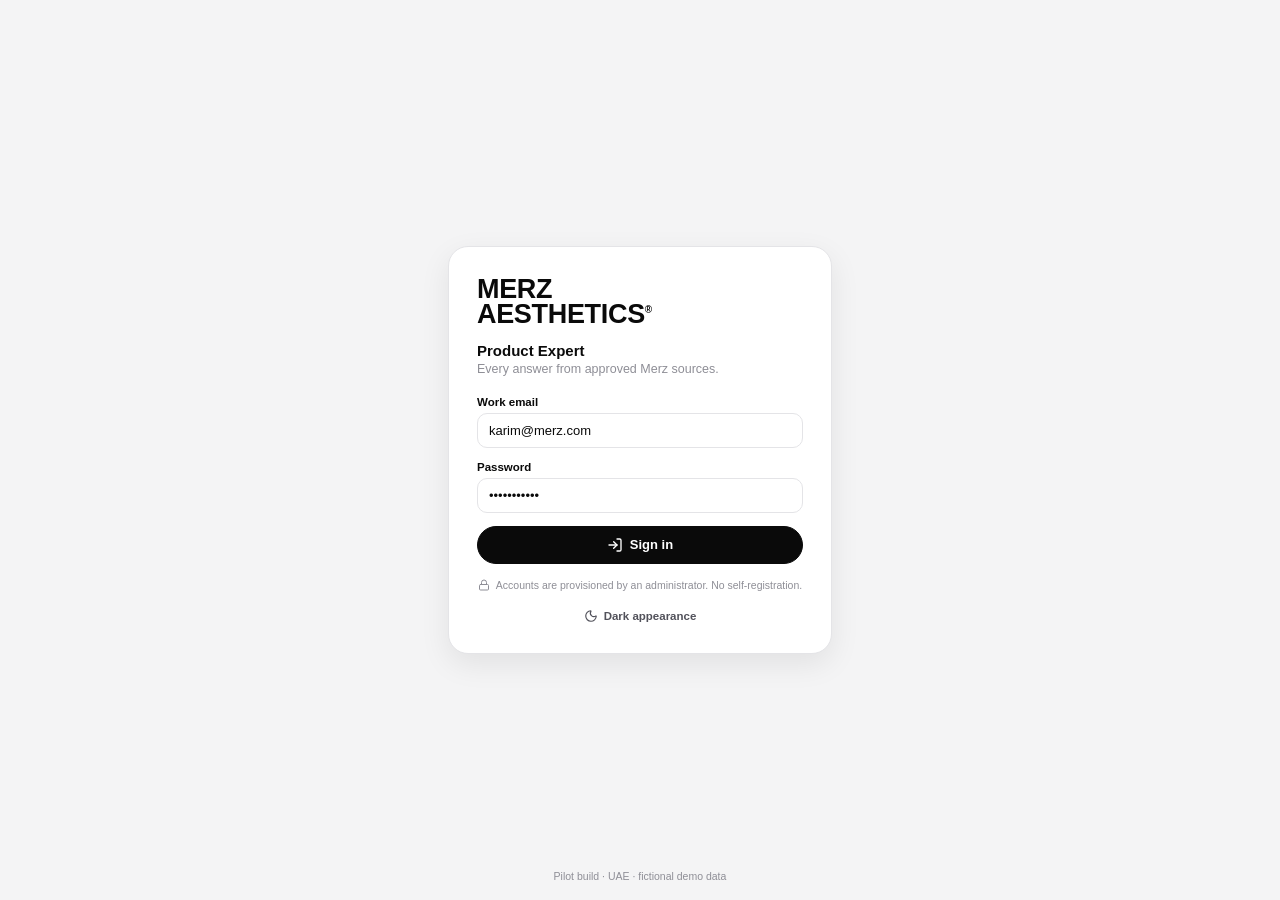
<file: index.html>
<!DOCTYPE html>
<html lang="en">
<head>
<meta charset="UTF-8">
<meta name="viewport" content="width=device-width, initial-scale=1.0, viewport-fit=cover">
<title>Merz Product Expert</title>
<meta name="theme-color" content="#0A0A0A">
<link rel="icon" href="data:image/svg+xml,%3Csvg%20xmlns='http://www.w3.org/2000/svg'%20viewBox='0%200%2064%2064'%3E%3Crect%20width='64'%20height='64'%20rx='14'%20fill='%230A0A0A'/%3E%3Ctext%20x='32'%20y='46'%20font-family='Arial,Helvetica,sans-serif'%20font-size='42'%20font-weight='700'%20fill='%23FFFFFF'%20text-anchor='middle'%3EM%3C/text%3E%3C/svg%3E">
<link rel="stylesheet" href="css/styles.css">
<script>
  // set theme before first paint to avoid a flash
  (function () {
    try {
      var t = localStorage.getItem('merz_theme') || 'light';
      document.documentElement.setAttribute('data-theme', t);
    } catch (e) { document.documentElement.setAttribute('data-theme', 'light'); }
  })();
</script>
</head>
<body>
<div id="app"></div>
<script src="js/icons.js"></script>
<script src="js/data.js"></script>
<script src="js/rag.js"></script>
<script src="js/services.js"></script>
<script src="js/components.js"></script>
<script src="js/app.js"></script>
</body>
</html>
</file>
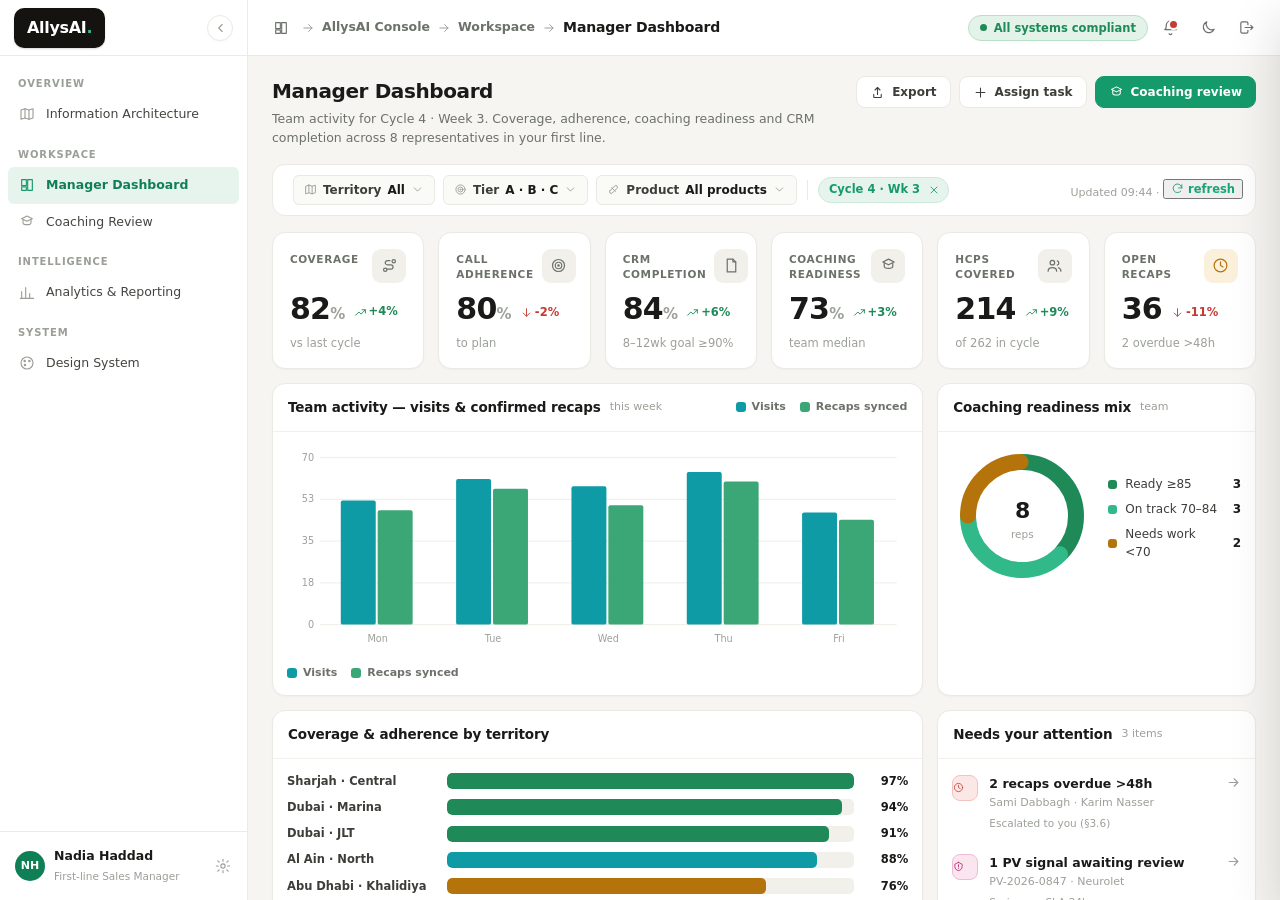
<file: console/index.html>
<!DOCTYPE html>
<html lang="en" data-theme="light">
<head>
<meta charset="UTF-8">
<meta name="viewport" content="width=device-width, initial-scale=1.0">
<title>Allys Console — Desktop Console for Field-Sales Oversight</title>
<meta name="description" content="Desktop console for the AllysAI Sales Companion: manager oversight, analytics, coaching review, medical affairs, pharmacovigilance, compliance and configuration.">
<link rel="icon" href="data:image/svg+xml,%3Csvg%20xmlns='http://www.w3.org/2000/svg'%20viewBox='0%200%2064%2064'%3E%3Crect%20width='64'%20height='64'%20rx='14'%20fill='%230B6E75'/%3E%3Cpath%20d='M20%2044L32%2018l12%2026'%20stroke='white'%20stroke-width='5'%20fill='none'%20stroke-linecap='round'%20stroke-linejoin='round'/%3E%3C/svg%3E">
<style>
/* ============================================================
   ALLYS CONSOLE — DESIGN SYSTEM
   Subject: pharmaceutical field-sales oversight (regulated back-office)
   Palette: cool blue-biased slate neutrals + petrol-teal brand accent.
   Semantic status colours are reserved and separate from the accent.
   ============================================================ */
:root{
  /* --- brand / accent (AllysAI emerald green) --- */
  --brand:#159A6B; --brand-600:#0F7F56; --brand-500:#1AA575; --brand-400:#31B98A;
  --brand-tint:#E7F4ED; --brand-tint-2:#CDE9DA;
  /* --- neutrals: warm off-white grays (matches product canvas) --- */
  --ink:#1A1B18; --ink-2:#3B3E39; --muted:#6C716A; --faint:#9BA098;
  --line:#EBE9E3; --line-2:#F2F0EB; --line-strong:#DBD8D0;
  --bg:#F6F5F1; --panel:#FFFFFF; --panel-2:#FAFAF7; --panel-3:#F1F0EA;
  --rail:#FFFFFF; --rail-2:#F2F1EC; --rail-line:#ECEAE4; --rail-ink:#42453F; --rail-muted:#9A9F97;
  /* --- status (reserved; never used as chart-series identity) --- */
  --good:#1F8A57; --good-bg:#E4F3EA; --good-line:#B7E0C6;
  --warn:#B4740B; --warn-bg:#FBF0DC; --warn-line:#EFD7A6;
  --crit:#C43B33; --crit-bg:#FBE7E5; --crit-line:#F1C3BE;
  --info:#2C64C9; --info-bg:#E6EEFB; --info-line:#BFD3F4;
  --viol:#6C4FD1; --viol-bg:#EDE8FB; --viol-line:#D3C7F2;   /* competitive */
  --pv:#B01E63;  --pv-bg:#FBE6F0;  --pv-line:#F0BAD5;        /* pharmacovigilance */
  /* --- data-viz categorical (fixed order; validated, always with legend+labels) --- */
  --c1:#0E9BA6; --c2:#6C5CE7; --c3:#E0932F; --c4:#3BA776; --c5:#3B7DD8; --c6:#D65CA8;
  --grid:#EAEEF1; --axis:#B7C1C9;
  /* --- geometry --- */
  --r-xs:4px; --r-sm:6px; --r-md:9px; --r-lg:13px; --r-pill:999px;
  --sh-1:0 1px 2px rgba(26,27,24,.03);
  --sh-2:0 6px 18px rgba(26,27,24,.08),0 2px 5px rgba(26,27,24,.05);
  --sh-3:0 20px 48px rgba(26,27,24,.16);
  --rail-w:248px; --top-h:56px;
  --mono:ui-monospace,"SF Mono","Cascadia Mono","JetBrains Mono",Menlo,Consolas,monospace;
  --sans:system-ui,-apple-system,"Segoe UI",Roboto,"Helvetica Neue",Arial,sans-serif;
}
@media (prefers-color-scheme:dark){ :root{
  --brand:#20B07C; --brand-600:#189067; --brand-500:#2ABB88; --brand-400:#3ECF9A;
  --ink:#ECEBE4; --ink-2:#C6C7BE; --muted:#979A90; --faint:#6E7268;
  --line:#2B2E27; --line-2:#22251F; --line-strong:#3B3F35;
  --bg:#111310; --panel:#1A1D17; --panel-2:#151812; --panel-3:#222620;
  --rail:#171911; --rail-2:#1F2219; --rail-line:#2A2E23; --rail-ink:#C6C8BE; --rail-muted:#838779;
  --good-bg:#123324; --good-line:#1E5138; --warn-bg:#3A2B0E; --warn-line:#6B4E12;
  --crit-bg:#3A1613; --crit-line:#6E2620; --info-bg:#122544; --info-line:#274a86;
  --viol-bg:#221A46; --viol-line:#3d2f77; --pv-bg:#37102a; --pv-line:#6a1f4b;
  --brand-tint:#122A20; --brand-tint-2:#193A2B;
  --grid:#242820; --axis:#3C4034;
  --sh-1:0 1px 2px rgba(0,0,0,.4); --sh-2:0 6px 18px rgba(0,0,0,.5); --sh-3:0 20px 48px rgba(0,0,0,.6);
}}
:root[data-theme="dark"]{
  --brand:#20B07C; --brand-600:#189067; --brand-500:#2ABB88; --brand-400:#3ECF9A;
  --ink:#ECEBE4; --ink-2:#C6C7BE; --muted:#979A90; --faint:#6E7268;
  --line:#2B2E27; --line-2:#22251F; --line-strong:#3B3F35;
  --bg:#111310; --panel:#1A1D17; --panel-2:#151812; --panel-3:#222620;
  --rail:#171911; --rail-2:#1F2219; --rail-line:#2A2E23; --rail-ink:#C6C8BE; --rail-muted:#838779;
  --good-bg:#123324; --good-line:#1E5138; --warn-bg:#3A2B0E; --warn-line:#6B4E12;
  --crit-bg:#3A1613; --crit-line:#6E2620; --info-bg:#122544; --info-line:#274a86;
  --viol-bg:#221A46; --viol-line:#3d2f77; --pv-bg:#37102a; --pv-line:#6a1f4b;
  --brand-tint:#122A20; --brand-tint-2:#193A2B;
  --grid:#242820; --axis:#3C4034;
  --sh-1:0 1px 2px rgba(0,0,0,.4); --sh-2:0 6px 18px rgba(0,0,0,.5); --sh-3:0 20px 48px rgba(0,0,0,.6);
}
:root[data-theme="light"]{
  --brand:#159A6B; --brand-600:#0F7F56; --brand-500:#1AA575; --brand-400:#31B98A;
  --ink:#1A1B18; --ink-2:#3B3E39; --muted:#6C716A; --faint:#9BA098;
  --line:#EBE9E3; --line-2:#F2F0EB; --line-strong:#DBD8D0;
  --bg:#F6F5F1; --panel:#FFFFFF; --panel-2:#FAFAF7; --panel-3:#F1F0EA;
  --rail:#FFFFFF; --rail-2:#F2F1EC; --rail-line:#ECEAE4; --rail-ink:#42453F; --rail-muted:#9A9F97;
  --brand-tint:#E7F4ED; --brand-tint-2:#CDE9DA;
  --good-bg:#E4F3EA; --good-line:#B7E0C6; --warn-bg:#FBF0DC; --warn-line:#EFD7A6;
  --crit-bg:#FBE7E5; --crit-line:#F1C3BE; --info-bg:#E6EEFB; --info-line:#BFD3F4;
  --viol-bg:#EDE8FB; --viol-line:#D3C7F2; --pv-bg:#FBE6F0; --pv-line:#F0BAD5;
  --grid:#EFEDE7; --axis:#C7C3B8;
  --sh-1:0 1px 2px rgba(26,27,24,.03);
  --sh-2:0 6px 18px rgba(26,27,24,.08),0 2px 5px rgba(26,27,24,.05);
  --sh-3:0 20px 48px rgba(26,27,24,.16);
}
*{box-sizing:border-box}
html,body{margin:0;padding:0}
body{background:var(--bg);color:var(--ink);font-family:var(--sans);font-size:13px;line-height:1.5;
  -webkit-font-smoothing:antialiased;text-rendering:optimizeLegibility}
button{font-family:inherit;cursor:pointer}
a{color:inherit}
::selection{background:var(--brand-tint-2);color:var(--ink)}
:focus-visible{outline:2px solid var(--brand-400);outline-offset:2px;border-radius:3px}
@media (prefers-reduced-motion:reduce){*{animation-duration:.001ms!important;transition-duration:.001ms!important}}
.num{font-variant-numeric:tabular-nums;font-feature-settings:"tnum" 1}
.mono{font-family:var(--mono)}

/* ---------------- APP SHELL ---------------- */
.app{display:grid;grid-template-columns:var(--rail-w) 1fr;grid-template-rows:100vh;height:100vh;overflow:hidden}
.app.rail-collapsed{--rail-w:64px}

/* left rail */
.rail{background:var(--rail);border-right:1px solid var(--rail-line);display:flex;flex-direction:column;
  height:100vh;overflow:hidden;color:var(--rail-ink)}
.rail-brand{display:flex;align-items:center;justify-content:space-between;gap:8px;height:var(--top-h);padding:0 14px;flex:0 0 auto;
  border-bottom:1px solid var(--rail-line)}
.rail-collapse{width:26px;height:26px;border-radius:50%;border:1px solid var(--rail-line);background:var(--panel);color:var(--rail-muted);
  display:grid;place-items:center;flex:0 0 auto;box-shadow:var(--sh-1)}
.rail-collapse:hover{color:var(--ink);border-color:var(--line-strong)}.rail-collapse svg{width:14px;height:14px;transition:transform .2s}
.app.rail-collapsed .rail-collapse svg{transform:rotate(180deg)}
.app.rail-collapsed .brand-badge{display:none}
.app.rail-collapsed .rail-brand{justify-content:center;padding:0}
.brand-badge{display:inline-flex;align-items:baseline;background:#141310;color:#fff;font-weight:800;font-size:16px;
  letter-spacing:-.02em;padding:8px 13px;border-radius:10px;white-space:nowrap;box-shadow:0 1px 2px rgba(0,0,0,.15)}
.brand-badge .dot{color:var(--brand-400);font-weight:800}
:root[data-theme="dark"] .brand-badge{box-shadow:inset 0 0 0 1px var(--rail-line)}
.app.rail-collapsed .rail-name,.app.rail-collapsed .rail-tenant,.app.rail-collapsed .nav-label,
.app.rail-collapsed .nav-group-t,.app.rail-collapsed .nav-badge,.app.rail-collapsed .rail-foot-txt{display:none}
.app.rail-collapsed .nav-item{justify-content:center;padding:9px 0}
.rail-tenant{margin:12px 12px 6px;padding:9px 10px;border:1px solid var(--rail-line);border-radius:var(--r-md);
  background:var(--rail-2);cursor:pointer;display:flex;align-items:center;gap:9px}
.rail-tenant:hover{border-color:var(--brand-500)}
.tenant-dot{width:8px;height:8px;border-radius:50%;background:var(--brand-400);flex:0 0 auto;box-shadow:0 0 0 3px rgba(18,144,154,.2)}
.tenant-meta{min-width:0}
.tenant-name{font-size:12px;font-weight:600;color:#fff;white-space:nowrap;overflow:hidden;text-overflow:ellipsis}
.tenant-sub{font-size:10.5px;color:var(--rail-muted);white-space:nowrap}
.nav{flex:1 1 auto;overflow-y:auto;padding:6px 8px 14px}
.nav::-webkit-scrollbar{width:8px}.nav::-webkit-scrollbar-thumb{background:var(--rail-line);border-radius:8px}
.nav-group-t{font-size:10px;font-weight:700;letter-spacing:.09em;text-transform:uppercase;color:var(--rail-muted);
  padding:14px 10px 5px}
.nav-item{display:flex;align-items:center;gap:11px;padding:8px 10px;border-radius:var(--r-sm);color:var(--rail-ink);
  font-size:12.5px;font-weight:500;cursor:pointer;position:relative;border:1px solid transparent;white-space:nowrap}
.nav-item svg{width:16px;height:16px;flex:0 0 auto;stroke:currentColor;color:var(--rail-muted);opacity:1}
.nav-item:hover{background:var(--rail-2);color:var(--ink)}
.nav-item:hover svg{color:var(--ink-2)}
.nav-item.active{background:var(--brand-tint);color:var(--brand-600);font-weight:650;border-color:transparent}
.nav-item.active svg{color:var(--brand)}
.nav-label{flex:1 1 auto}
.nav-badge{font-size:10px;font-weight:700;min-width:17px;height:17px;padding:0 5px;border-radius:9px;display:grid;
  place-items:center;background:var(--crit);color:#fff}
.nav-badge.amber{background:var(--warn)} .nav-badge.neutral{background:var(--rail-line);color:var(--rail-ink)}
.rail-foot{flex:0 0 auto;border-top:1px solid var(--rail-line);padding:9px;display:flex;align-items:center;gap:4px}
.rail-user{display:flex;align-items:center;gap:9px;padding:6px;border-radius:var(--r-sm);cursor:pointer;flex:1;min-width:0}
.rail-user:hover{background:var(--rail-2)}
.avatar{width:30px;height:30px;border-radius:50%;background:var(--brand);color:#fff;display:grid;place-items:center;
  font-size:11px;font-weight:700;flex:0 0 auto}
.rail-foot-txt{min-width:0}.rail-foot-txt b{display:block;font-size:12.5px;color:var(--ink);white-space:nowrap;overflow:hidden;text-overflow:ellipsis;font-weight:650}
.rail-foot-txt span{font-size:10.5px;color:var(--rail-muted)}
.rail-gear{width:30px;height:30px;border-radius:var(--r-sm);border:1px solid transparent;background:transparent;color:var(--rail-muted);
  display:grid;place-items:center;flex:0 0 auto}
.rail-gear:hover{background:var(--rail-2);color:var(--ink)}.rail-gear svg{width:16px;height:16px}
.app.rail-collapsed .rail-gear{display:none}

/* main column */
.main{display:flex;flex-direction:column;height:100vh;overflow:hidden;min-width:0}
.topbar{height:var(--top-h);flex:0 0 auto;background:var(--panel);border-bottom:1px solid var(--line);
  display:flex;align-items:center;gap:14px;padding:0 18px}
.icon-btn{width:32px;height:32px;border-radius:var(--r-sm);border:1px solid transparent;background:transparent;color:var(--muted);
  display:grid;place-items:center}
.icon-btn:hover{background:var(--panel-3);color:var(--ink);border-color:var(--line)}
.icon-btn svg{width:17px;height:17px}
.crumbs{display:flex;align-items:center;gap:7px;min-width:0;flex:1 1 auto}
.crumbs .crumb-home{width:28px;height:28px;border-radius:var(--r-sm);border:1px solid transparent;background:transparent;color:var(--muted);display:grid;place-items:center}
.crumbs .crumb-home:hover{background:var(--panel-3);color:var(--ink)}.crumbs .crumb-home svg{width:16px;height:16px}
.crumbs .crumb-sep{color:var(--faint);display:inline-flex}.crumbs .crumb-sep svg{width:14px;height:14px}
.crumbs .crumb-grp{color:var(--muted);font-size:12.5px;font-weight:550;white-space:nowrap}
.crumbs .crumb-grp:hover{color:var(--ink-2)}
.crumbs .crumb-cur{font-size:14px;font-weight:650;letter-spacing:-.01em;color:var(--ink);white-space:nowrap}
.rail-ham{display:none}
@media(max-width:840px){.rail-ham{display:grid}.crumbs .crumb-grp{display:none}}
.search{flex:1 1 auto;max-width:440px;position:relative}
.search input{width:100%;height:34px;border:1px solid var(--line);border-radius:var(--r-md);background:var(--panel-2);
  padding:0 12px 0 34px;font-size:12.5px;color:var(--ink)}
.search input:focus{outline:none;border-color:var(--brand-400);background:var(--panel);box-shadow:0 0 0 3px var(--brand-tint)}
.search svg{position:absolute;left:10px;top:9px;width:16px;height:16px;color:var(--faint)}
.search kbd{position:absolute;right:8px;top:8px;font-size:10px;font-family:var(--mono);color:var(--faint);
  border:1px solid var(--line);border-radius:4px;padding:1px 5px;background:var(--panel)}
.top-right{margin-left:auto;display:flex;align-items:center;gap:6px}
.compliance{display:flex;align-items:center;gap:7px;padding:5px 11px;border-radius:var(--r-pill);border:1px solid var(--good-line);
  background:var(--good-bg);color:var(--good);font-size:11.5px;font-weight:600;cursor:pointer;white-space:nowrap}
.compliance .beat{width:7px;height:7px;border-radius:50%;background:var(--good);box-shadow:0 0 0 0 rgba(31,138,87,.5);
  animation:beat 2.4s infinite}
@keyframes beat{0%{box-shadow:0 0 0 0 rgba(31,138,87,.45)}70%{box-shadow:0 0 0 6px rgba(31,138,87,0)}100%{box-shadow:0 0 0 0 rgba(31,138,87,0)}}
.cycle-pick{display:flex;align-items:center;gap:7px;height:32px;padding:0 11px;border:1px solid var(--line);border-radius:var(--r-md);
  background:var(--panel-2);font-size:12px;font-weight:550;color:var(--ink-2)}
.cycle-pick:hover{border-color:var(--line-strong)}.cycle-pick svg{width:14px;height:14px;color:var(--faint)}
.bell{position:relative}.bell::after{content:"";position:absolute;top:6px;right:6px;width:7px;height:7px;border-radius:50%;
  background:var(--crit);border:2px solid var(--panel)}

/* content scroll area */
.content{flex:1 1 auto;overflow-y:auto;overflow-x:hidden;scroll-behavior:smooth}
.content::-webkit-scrollbar{width:11px}.content::-webkit-scrollbar-thumb{background:var(--line-strong);border-radius:8px;border:3px solid var(--bg)}
.page{padding:20px 24px 60px;max-width:1560px;margin:0 auto}

/* page header */
.phead{display:flex;align-items:flex-start;gap:16px;margin-bottom:16px;flex-wrap:wrap}
.phead-t h1{margin:0;font-size:20px;font-weight:700;letter-spacing:-.02em}
.phead-t p{margin:4px 0 0;color:var(--muted);font-size:12.5px;max-width:70ch}
.phead-act{margin-left:auto;display:flex;align-items:center;gap:8px;flex-wrap:wrap}

/* buttons */
.btn{display:inline-flex;align-items:center;gap:7px;height:32px;padding:0 13px;border-radius:var(--r-md);font-size:12px;
  font-weight:600;border:1px solid var(--line);background:var(--panel);color:var(--ink-2);white-space:nowrap}
.btn:hover{border-color:var(--line-strong);background:var(--panel-2)}
.btn svg{width:15px;height:15px}
.btn.primary{background:var(--brand);border-color:var(--brand);color:#fff}
.btn.primary:hover{background:var(--brand-600)}
.btn.ghost{border-color:transparent;background:transparent}.btn.ghost:hover{background:var(--panel-3)}
.btn.sm{height:27px;padding:0 10px;font-size:11.5px}
.btn.danger{color:var(--crit);border-color:var(--crit-line)}.btn.danger:hover{background:var(--crit-bg)}

/* filter bar */
.filters{display:flex;align-items:center;gap:8px;flex-wrap:wrap;margin-bottom:16px;padding:10px 12px;border:1px solid var(--line);
  border-radius:var(--r-lg);background:var(--panel)}
.fl-field{display:flex;align-items:center;gap:6px;height:30px;padding:0 10px;border:1px solid var(--line);border-radius:var(--r-sm);
  background:var(--panel-2);font-size:12px;color:var(--ink-2);font-weight:550}
.fl-field:hover{border-color:var(--line-strong)}.fl-field svg{width:13px;height:13px;color:var(--faint)}
.fl-field b{color:var(--ink);font-weight:650}
.fl-sep{width:1px;height:20px;background:var(--line);margin:0 2px}
.chip{display:inline-flex;align-items:center;gap:6px;height:26px;padding:0 6px 0 10px;border-radius:var(--r-pill);
  background:var(--brand-tint);border:1px solid var(--brand-tint-2);color:var(--brand);font-size:11.5px;font-weight:600}
.chip button{border:none;background:transparent;color:var(--brand);display:grid;place-items:center;padding:2px;border-radius:50%}
.chip button:hover{background:var(--brand-tint-2)}.chip svg{width:12px;height:12px}

/* ---------------- GRID + PANELS ---------------- */
.grid{display:grid;gap:14px}
.g-2{grid-template-columns:repeat(2,1fr)} .g-3{grid-template-columns:repeat(3,1fr)}
.g-4{grid-template-columns:repeat(4,1fr)} .g-6{grid-template-columns:repeat(6,1fr)}
.span-2{grid-column:span 2}.span-3{grid-column:span 3}.span-4{grid-column:span 4}
@media(max-width:1200px){.g-4{grid-template-columns:repeat(2,1fr)}.g-6{grid-template-columns:repeat(3,1fr)}
  .g-3{grid-template-columns:repeat(2,1fr)}.span-2,.span-3,.span-4{grid-column:auto}}
.panel{background:var(--panel);border:1px solid var(--line);border-radius:var(--r-lg);box-shadow:var(--sh-1)}
.panel-h{display:flex;align-items:center;gap:9px;padding:13px 15px;border-bottom:1px solid var(--line-2)}
.panel-hic{color:var(--brand);display:inline-flex;flex:0 0 auto}.panel-hic svg{width:16px;height:16px}
.panel-h h3{margin:0;font-size:13.5px;font-weight:650;letter-spacing:-.01em}
.panel-h .sub{color:var(--faint);font-size:11px;font-weight:500}
.panel-h .act{margin-left:auto;display:flex;align-items:center;gap:6px}
.panel-b{padding:14px}
.link{color:var(--brand-500);font-weight:600;font-size:11.5px;display:inline-flex;align-items:center;gap:4px}
.link:hover{color:var(--brand)}.link svg{width:13px;height:13px}

/* KPI tiles */
.kpi{background:var(--panel);border:1px solid var(--line);border-radius:var(--r-lg);padding:16px 17px;box-shadow:var(--sh-1);
  display:flex;flex-direction:column;gap:11px;min-width:0}
.kpi-top{display:flex;align-items:flex-start;justify-content:space-between;gap:8px}
.kpi-ic{width:34px;height:34px;border-radius:9px;display:grid;place-items:center;background:var(--panel-3);color:var(--muted);flex:0 0 auto}
.kpi-ic svg{width:17px;height:17px}
.kpi-l{font-size:10.5px;color:var(--muted);font-weight:700;letter-spacing:.06em;text-transform:uppercase;padding-top:3px}
.kpi-mid{display:flex;align-items:baseline;gap:9px;flex-wrap:wrap}
.kpi-v{font-size:30px;font-weight:750;letter-spacing:-.025em;line-height:1}
.kpi-v small{font-size:15px;font-weight:650;color:var(--faint)}
.delta{display:inline-flex;align-items:center;gap:2px;font-size:11.5px;font-weight:650}
.delta svg{width:13px;height:13px}
.delta.up{color:var(--good)}.delta.down{color:var(--crit)}.delta.flat{color:var(--muted)}
.kpi-sub{font-size:11.5px;color:var(--faint)}

/* ---------------- STATUS PILLS ---------------- */
.pill{display:inline-flex;align-items:center;gap:5px;height:20px;padding:0 8px;border-radius:var(--r-pill);font-size:10.5px;
  font-weight:700;letter-spacing:.01em;border:1px solid transparent;white-space:nowrap}
.pill svg{width:11px;height:11px}
.pill .dt{width:6px;height:6px;border-radius:50%;background:currentColor}
.pill.good{color:var(--good);background:var(--good-bg);border-color:var(--good-line)}
.pill.warn{color:var(--warn);background:var(--warn-bg);border-color:var(--warn-line)}
.pill.crit{color:var(--crit);background:var(--crit-bg);border-color:var(--crit-line)}
.pill.info{color:var(--info);background:var(--info-bg);border-color:var(--info-line)}
.pill.viol{color:var(--viol);background:var(--viol-bg);border-color:var(--viol-line)}
.pill.pv{color:var(--pv);background:var(--pv-bg);border-color:var(--pv-line)}
.pill.neutral{color:var(--muted);background:var(--panel-3);border-color:var(--line)}
.pill.solid{background:var(--brand);color:#fff;border-color:var(--brand)}
.tier{display:inline-grid;place-items:center;width:20px;height:20px;border-radius:5px;font-size:10.5px;font-weight:800;font-family:var(--mono)}
.tier.A{background:#EAF3EE;color:#1F8A57;border:1px solid var(--good-line)}
.tier.B{background:#FBF0DC;color:#B4740B;border:1px solid var(--warn-line)}
.tier.C{background:var(--panel-3);color:var(--muted);border:1px solid var(--line)}
:root[data-theme="dark"] .tier.A{background:var(--good-bg)} :root[data-theme="dark"] .tier.B{background:var(--warn-bg)}

/* ---------------- TABLES ---------------- */
.tbl-wrap{overflow-x:auto;border-radius:0 0 var(--r-lg) var(--r-lg)}
table.tbl{width:100%;border-collapse:collapse;font-size:12px}
.tbl thead th{position:sticky;top:0;z-index:2;background:var(--panel-2);text-align:left;font-size:10.5px;font-weight:700;
  letter-spacing:.05em;text-transform:uppercase;color:var(--muted);padding:9px 12px;border-bottom:1px solid var(--line);white-space:nowrap}
.tbl thead th.r{text-align:right}.tbl td.r{text-align:right}
.tbl th.sort{cursor:pointer}.tbl th.sort:hover{color:var(--ink)}
.tbl th.sort svg{width:12px;height:12px;vertical-align:-2px;opacity:.5;margin-left:2px}
.tbl tbody td{padding:9px 12px;border-bottom:1px solid var(--line-2);color:var(--ink-2);vertical-align:middle}
.tbl tbody tr:hover{background:var(--panel-2)}
.tbl tbody tr.sel{background:var(--brand-tint)}
.tbl .strong{color:var(--ink);font-weight:600}
.tbl .rowlink{cursor:pointer}
.ck{width:15px;height:15px;border:1.5px solid var(--line-strong);border-radius:4px;display:inline-grid;place-items:center;
  background:var(--panel);vertical-align:-3px;color:transparent}
.ck.on{background:var(--brand);border-color:var(--brand);color:#fff}.ck svg{width:11px;height:11px}
.cellface{display:flex;align-items:center;gap:9px;min-width:0}
.mini-av{width:24px;height:24px;border-radius:50%;background:var(--panel-3);color:var(--ink-2);display:grid;place-items:center;
  font-size:9.5px;font-weight:700;flex:0 0 auto;border:1px solid var(--line)}
.subtle{color:var(--faint);font-size:11px}
.bulkbar{display:flex;align-items:center;gap:12px;padding:8px 14px;background:var(--ink);color:#fff;border-radius:var(--r-md);
  margin:0 14px 12px;font-size:12px}
.bulkbar .cnt{font-weight:700}.bulkbar .sp{margin-left:auto}
.bulkbar .bb{display:inline-flex;align-items:center;gap:6px;color:#fff;background:rgba(255,255,255,.12);border:1px solid rgba(255,255,255,.16);
  height:27px;padding:0 10px;border-radius:var(--r-sm);font-size:11.5px;font-weight:600}
.bulkbar .bb:hover{background:rgba(255,255,255,.22)}.bulkbar .bb svg{width:13px;height:13px}
.tbl-foot{display:flex;align-items:center;gap:12px;padding:10px 14px;border-top:1px solid var(--line-2);color:var(--muted);font-size:11.5px}
.pager{margin-left:auto;display:flex;align-items:center;gap:4px}
.pager button{min-width:27px;height:27px;border:1px solid var(--line);background:var(--panel);border-radius:var(--r-sm);font-size:11.5px;
  color:var(--ink-2);font-weight:600;font-variant-numeric:tabular-nums}
.pager button:hover{border-color:var(--line-strong)}.pager button.on{background:var(--brand);border-color:var(--brand);color:#fff}

/* bars in cells */
.cellbar{display:flex;align-items:center;gap:8px}
.cellbar .track{flex:1 1 auto;height:6px;background:var(--panel-3);border-radius:5px;overflow:hidden;min-width:54px}
.cellbar .fill{height:100%;border-radius:5px;background:var(--brand-400)}
.cellbar .fill.good{background:var(--good)}.cellbar .fill.warn{background:var(--warn)}.cellbar .fill.crit{background:var(--crit)}
.cellbar b{font-variant-numeric:tabular-nums;font-size:11.5px;color:var(--ink);min-width:34px;text-align:right}

/* ---------------- CHART PRIMITIVES ---------------- */
.chart{width:100%}
.axis-l{font-size:10px;fill:var(--faint);font-family:var(--sans)}
.grid-l{stroke:var(--grid);stroke-width:1}
.legend{display:flex;align-items:center;gap:14px;flex-wrap:wrap;font-size:11px;color:var(--muted);font-weight:550}
.legend .lk{display:inline-flex;align-items:center;gap:6px}
.legend .sw{width:10px;height:10px;border-radius:3px;flex:0 0 auto}
.legend .sw.ln{height:3px;width:14px;border-radius:2px}
.donut-center{font-weight:750;letter-spacing:-.02em}
.spark{display:block}
.tt{position:fixed;z-index:80;pointer-events:none;background:var(--ink);color:#fff;font-size:11px;padding:7px 9px;border-radius:6px;
  box-shadow:var(--sh-2);opacity:0;transition:opacity .1s;max-width:230px}
.tt .tk{display:flex;align-items:center;gap:6px;margin-top:3px}.tt .tk .sw{width:8px;height:8px;border-radius:2px}
.tt b{font-weight:700}.tt .tv{margin-left:auto;font-variant-numeric:tabular-nums;padding-left:14px}

/* progress ring */
.ring-wrap{display:flex;align-items:center;gap:12px}
.readi{display:inline-grid;place-items:center;position:relative}
.readi b{position:absolute;font-size:12px;font-weight:750}

/* ---------------- STATES (empty / loading / error) ---------------- */
.state{display:flex;flex-direction:column;align-items:center;text-align:center;padding:40px 24px;gap:12px}
.state-ic{width:52px;height:52px;border-radius:14px;display:grid;place-items:center;background:var(--panel-3);color:var(--muted)}
.state-ic svg{width:24px;height:24px}
.state h4{margin:0;font-size:15px;font-weight:650}.state p{margin:0;color:var(--muted);font-size:12.5px;max-width:44ch}
.state.err .state-ic{background:var(--crit-bg);color:var(--crit)}
.skel{background:linear-gradient(90deg,var(--panel-3) 25%,var(--line-2) 37%,var(--panel-3) 63%);background-size:400% 100%;
  animation:sh 1.3s ease infinite;border-radius:5px}
@keyframes sh{0%{background-position:100% 0}100%{background-position:-100% 0}}
.dots{display:inline-flex;gap:4px}.dots i{width:6px;height:6px;border-radius:50%;background:var(--brand-400);animation:bl 1s infinite}
.dots i:nth-child(2){animation-delay:.15s}.dots i:nth-child(3){animation-delay:.3s}
@keyframes bl{0%,80%,100%{opacity:.25}40%{opacity:1}}

/* banners */
.banner{display:flex;align-items:flex-start;gap:11px;padding:11px 14px;border-radius:var(--r-md);border:1px solid;font-size:12.5px}
.banner svg{width:17px;height:17px;flex:0 0 auto;margin-top:1px}
.banner b{font-weight:700}
.banner.pv{background:var(--pv-bg);border-color:var(--pv-line);color:var(--pv)}
.banner.warn{background:var(--warn-bg);border-color:var(--warn-line);color:var(--warn)}
.banner.info{background:var(--info-bg);border-color:var(--info-line);color:var(--info)}
.banner .x{margin-left:auto}
.banner .tx{color:var(--ink-2)}.banner.pv .tx{color:var(--pv)}

/* drawer */
.scrim{position:fixed;inset:0;background:rgba(10,16,22,.44);z-index:60;opacity:0;pointer-events:none;transition:opacity .2s}
.scrim.on{opacity:1;pointer-events:auto}
.drawer{position:fixed;top:0;right:0;bottom:0;width:min(560px,94vw);background:var(--panel);border-left:1px solid var(--line);
  z-index:70;transform:translateX(100%);transition:transform .24s cubic-bezier(.4,0,.2,1);display:flex;flex-direction:column;box-shadow:var(--sh-3)}
.drawer.on{transform:none}
.drawer-h{display:flex;align-items:center;gap:12px;padding:15px 18px;border-bottom:1px solid var(--line)}
.drawer-h h3{margin:0;font-size:15px;font-weight:700}
.drawer-b{flex:1 1 auto;overflow-y:auto;padding:18px}
.drawer-f{flex:0 0 auto;border-top:1px solid var(--line);padding:12px 18px;display:flex;gap:8px;justify-content:flex-end;background:var(--panel-2)}

/* profile / role switcher */
.pchip{display:flex;align-items:center;gap:8px;height:34px;padding:0 8px 0 7px;border:1px solid var(--line);border-radius:10px;background:var(--panel-2)}
.pchip:hover{border-color:var(--line-strong);background:var(--panel)}
.pchip .avatar{width:24px;height:24px;font-size:10px}
.pchip .pmeta{text-align:left;line-height:1.15;min-width:0}
.pchip .pmeta b{display:block;font-size:11.5px;font-weight:650;white-space:nowrap;max-width:120px;overflow:hidden;text-overflow:ellipsis}
.pchip .pmeta span{font-size:10px;color:var(--muted);white-space:nowrap}
.pchip .chev{width:14px;height:14px;color:var(--faint);flex:0 0 auto}
.rail-user .chev{width:14px;height:14px;color:var(--rail-muted);margin-left:auto;flex:0 0 auto}
.pmenu-scrim{position:fixed;inset:0;z-index:95;display:none}.pmenu-scrim.on{display:block}
.pmenu{position:fixed;z-index:96;width:302px;background:var(--panel);border:1px solid var(--line);border-radius:13px;
  box-shadow:var(--sh-3);padding:6px;opacity:0;transform:translateY(6px);pointer-events:none;transition:.14s}
.pmenu.on{opacity:1;transform:none;pointer-events:auto}
.pmenu-h{font-size:10px;font-weight:700;letter-spacing:.08em;text-transform:uppercase;color:var(--faint);padding:9px 10px 7px;
  display:flex;align-items:center;gap:6px}.pmenu-h svg{width:13px;height:13px}
.pmenu-item{display:flex;align-items:center;gap:10px;width:100%;padding:9px 10px;border:1px solid transparent;border-radius:9px;background:transparent;text-align:left}
.pmenu-item:hover{background:var(--panel-3)}
.pmenu-item.on{background:var(--brand-tint);border-color:var(--brand-tint-2)}
.pmenu-item .m{min-width:0;flex:1}
.pmenu-item .m b{display:block;font-size:12.5px;color:var(--ink)}
.pmenu-item .m span{font-size:11px;color:var(--muted)}
.pmenu-item .m .rmods{display:flex;gap:4px;margin-top:4px;flex-wrap:wrap}
.pmenu-item .m .rmods i{font-style:normal;font-size:9.5px;font-weight:600;color:var(--muted);background:var(--panel-3);border:1px solid var(--line);border-radius:5px;padding:1px 5px}
.pmenu-item.on .m .rmods i{background:var(--panel);border-color:var(--brand-tint-2)}
.pmenu-item .ck2{margin-left:2px;color:var(--brand);flex:0 0 auto;width:17px;height:17px}
.pmenu-foot{font-size:10.5px;color:var(--faint);padding:9px 10px 6px;border-top:1px solid var(--line-2);margin-top:4px;line-height:1.4}

/* misc utility */
.def{display:grid;grid-template-columns:120px 1fr;gap:6px 14px;font-size:12.5px}
.def dt{color:var(--muted);font-weight:550}.def dd{margin:0;color:var(--ink);font-weight:550}
.hr{height:1px;background:var(--line);border:0;margin:14px 0}
.tag{display:inline-flex;align-items:center;gap:5px;font-size:10.5px;font-weight:600;color:var(--muted);background:var(--panel-3);
  border:1px solid var(--line);border-radius:var(--r-pill);padding:3px 9px}
.tag.dot{color:var(--ink-2)}.tag.dot::before{content:"";width:6px;height:6px;border-radius:50%;background:var(--d,var(--brand));flex:0 0 auto}
.arrw{width:15px;height:15px;flex:0 0 auto;color:var(--faint)}
.mut{color:var(--muted)} .fnt{color:var(--faint)} .ink{color:var(--ink)}
.sec-t{font-size:12px;font-weight:700;letter-spacing:.04em;text-transform:uppercase;color:var(--muted);margin:26px 0 12px;
  display:flex;align-items:center;gap:9px}
.sec-t::after{content:"";flex:1;height:1px;background:var(--line)}
.stk{display:flex;flex-direction:column;gap:2px}
.flow-note{font-size:11px;color:var(--faint);font-style:italic}

/* timeline */
.tl{position:relative;padding-left:22px}
.tl::before{content:"";position:absolute;left:6px;top:4px;bottom:4px;width:2px;background:var(--line)}
.tl-item{position:relative;padding:0 0 16px}
.tl-dot{position:absolute;left:-22px;top:2px;width:14px;height:14px;border-radius:50%;background:var(--panel);border:2px solid var(--brand-400);z-index:1}
.tl-dot.good{border-color:var(--good)}.tl-dot.pv{border-color:var(--pv)}.tl-dot.warn{border-color:var(--warn)}
.tl-t{font-size:12px;font-weight:650}.tl-m{font-size:11px;color:var(--faint)}
.tl-x{margin-top:4px;font-size:11.5px;color:var(--ink-2);background:var(--panel-2);border:1px solid var(--line-2);border-radius:var(--r-sm);padding:8px 10px}

/* config layout */
.cfg{display:grid;grid-template-columns:210px 1fr;gap:18px;align-items:start}
@media(max-width:900px){.cfg{grid-template-columns:1fr}}
.cfg-nav{position:sticky;top:0;display:flex;flex-direction:column;gap:2px}
.cfg-nav a{display:flex;align-items:center;gap:9px;padding:8px 11px;border-radius:var(--r-sm);font-size:12px;font-weight:550;color:var(--ink-2)}
.cfg-nav a:hover{background:var(--panel-3)}.cfg-nav a.on{background:var(--brand-tint);color:var(--brand);font-weight:650}
.cfg-nav a svg{width:15px;height:15px}
.cfg-nav .grp{font-size:10px;font-weight:700;letter-spacing:.08em;text-transform:uppercase;color:var(--faint);padding:12px 11px 4px}
.field{display:flex;flex-direction:column;gap:5px;margin-bottom:14px}
.field label{font-size:11.5px;font-weight:650;color:var(--ink-2)}
.field .hint{font-size:11px;color:var(--faint)}
.field input[type=text],.field input[type=number],.field select,.field textarea{height:34px;border:1px solid var(--line);
  border-radius:var(--r-sm);padding:0 11px;font-size:12.5px;background:var(--panel-2);color:var(--ink);font-family:inherit}
.field textarea{height:auto;padding:9px 11px;resize:vertical}
.field input:focus,.field select:focus,.field textarea:focus{outline:none;border-color:var(--brand-400);box-shadow:0 0 0 3px var(--brand-tint)}
.toggle{width:38px;height:22px;border-radius:12px;background:var(--line-strong);position:relative;transition:.15s;flex:0 0 auto}
.toggle.on{background:var(--brand)}.toggle i{position:absolute;top:2px;left:2px;width:18px;height:18px;border-radius:50%;background:#fff;transition:.15s;box-shadow:var(--sh-1)}
.toggle.on i{left:18px}
.swatchrow{display:flex;gap:8px;flex-wrap:wrap}
.swatch{width:34px;height:34px;border-radius:8px;border:2px solid var(--panel);box-shadow:0 0 0 1px var(--line)}
.swatch.on{box-shadow:0 0 0 2px var(--brand)}
.rowedit{display:flex;align-items:center;gap:10px;padding:11px 12px;border:1px solid var(--line);border-radius:var(--r-md);background:var(--panel-2);margin-bottom:8px}

/* design-system swatches */
.ds-sw{border:1px solid var(--line);border-radius:var(--r-md);overflow:hidden}
.ds-sw .cap{height:52px}.ds-sw .meta{padding:8px 10px;font-size:11px}
.ds-sw .meta b{display:block;font-size:11.5px}.ds-sw .meta code{font-family:var(--mono);color:var(--faint);font-size:10.5px}
.type-row{display:flex;align-items:baseline;gap:16px;padding:10px 0;border-bottom:1px solid var(--line-2)}
.type-row .lbl{width:120px;flex:0 0 auto;font-size:11px;color:var(--faint)}

/* responsive rail -> overlay on small screens */
@media(max-width:840px){
  .app{grid-template-columns:1fr}
  .rail{position:fixed;left:0;top:0;bottom:0;width:250px;z-index:90;transform:translateX(-100%);transition:transform .2s}
  .app.rail-open .rail{transform:none}
  .rail-toggle-wide{display:none}
}
.rail-scrim{display:none}
@media(max-width:840px){.app.rail-open .rail-scrim{display:block;position:fixed;inset:0;background:rgba(10,16,22,.4);z-index:80}}
.only-wide{}@media(max-width:840px){.only-wide{display:none}}
</style>
</head>
<body>
<div class="app" id="app">
  <!-- LEFT RAIL -->
  <aside class="rail" id="rail">
    <div class="rail-brand">
      <div class="brand-badge">AllysAI<span class="dot">.</span></div>
      <button class="rail-collapse" onclick="toggleRail()" title="Collapse navigation" aria-label="Collapse navigation">
        <svg viewBox="0 0 24 24" fill="none"><path d="M14 6l-6 6 6 6" stroke="currentColor" stroke-width="1.9" stroke-linecap="round" stroke-linejoin="round"/></svg>
      </button>
    </div>
    <nav class="nav" id="nav"><!-- built by JS --></nav>
    <div class="rail-foot">
      <div class="rail-user" id="railUser" onclick="toggleProfile(event)" title="Switch user / role">
        <div class="avatar" id="railAv">NH</div>
        <div class="rail-foot-txt"><b id="railName">Nadia Haddad</b><span id="railRole">First-line Manager</span></div>
      </div>
      <button class="rail-gear" onclick="railSettings()" title="Settings" aria-label="Settings">
        <svg viewBox="0 0 24 24" fill="none" stroke="currentColor" stroke-width="1.7" stroke-linecap="round" stroke-linejoin="round"><circle cx="12" cy="12" r="3.2"/><path d="M12 2v3M12 19v3M4.2 4.2l2.1 2.1M17.7 17.7l2.1 2.1M2 12h3M19 12h3M4.2 19.8l2.1-2.1M17.7 6.3l2.1-2.1"/></svg>
      </button>
    </div>
  </aside>
  <div class="rail-scrim" onclick="toggleRail(false)"></div>

  <!-- MAIN -->
  <div class="main">
    <header class="topbar">
      <button class="icon-btn rail-ham" onclick="toggleRail()" title="Toggle navigation" aria-label="Toggle navigation">
        <svg viewBox="0 0 24 24" fill="none"><path d="M4 6h16M4 12h16M4 18h16" stroke="currentColor" stroke-width="1.8" stroke-linecap="round"/></svg>
      </button>
      <nav class="crumbs" id="crumbs" aria-label="Breadcrumb"></nav>
      <div class="top-right">
        <button class="compliance only-wide" onclick="complianceChip()" title="Compliance status">
          <span class="beat"></span> All systems compliant
        </button>
        <button class="icon-btn bell" onclick="toast('3 items need review — 1 PV, 2 escalations')" aria-label="Notifications">
          <svg viewBox="0 0 24 24" fill="none"><path d="M6 9a6 6 0 1112 0c0 5 2 6 2 6H4s2-1 2-6z" stroke="currentColor" stroke-width="1.7" stroke-linejoin="round"/><path d="M10 20a2 2 0 004 0" stroke="currentColor" stroke-width="1.7"/></svg>
        </button>
        <button class="icon-btn" onclick="toggleTheme()" title="Toggle theme" aria-label="Toggle theme" id="themeBtn">
          <svg viewBox="0 0 24 24" fill="none"><path d="M20 14.5A8 8 0 019.5 4 8 8 0 1020 14.5z" stroke="currentColor" stroke-width="1.7" stroke-linejoin="round"/></svg>
        </button>
        <button class="icon-btn" onclick="toast('Sign out')" title="Sign out" aria-label="Sign out">
          <svg viewBox="0 0 24 24" fill="none"><path d="M14 8V6a2 2 0 00-2-2H6a2 2 0 00-2 2v12a2 2 0 002 2h6a2 2 0 002-2v-2M10 12h11M18 9l3 3-3 3" stroke="currentColor" stroke-width="1.7" stroke-linecap="round" stroke-linejoin="round"/></svg>
        </button>
      </div>
    </header>
    <main class="content" id="content"><!-- screen renders here --></main>
  </div>
</div>

<!-- DRAWER -->
<div class="scrim" id="scrim" onclick="closeDrawer()"></div>
<aside class="drawer" id="drawer" role="dialog" aria-modal="true">
  <div class="drawer-h">
    <h3 id="drawerTitle">Detail</h3>
    <button class="icon-btn" onclick="closeDrawer()" style="margin-left:auto" aria-label="Close">
      <svg viewBox="0 0 24 24" fill="none"><path d="M6 6l12 12M18 6L6 18" stroke="currentColor" stroke-width="1.8" stroke-linecap="round"/></svg>
    </button>
  </div>
  <div class="drawer-b" id="drawerBody"></div>
  <div class="drawer-f" id="drawerFoot"></div>
</aside>
<div class="pmenu-scrim" id="pmenuScrim" onclick="closeProfile()"></div>
<div class="pmenu" id="pmenu" role="menu" aria-label="Switch user"></div>
<div class="tt" id="tt"></div>
<div id="toast" style="position:fixed;bottom:22px;left:50%;transform:translateX(-50%) translateY(30px);z-index:100;background:var(--ink);color:#fff;padding:10px 16px;border-radius:10px;font-size:12.5px;font-weight:550;box-shadow:var(--sh-3);opacity:0;transition:.22s;pointer-events:none;max-width:80vw"></div>

<script>
/* ============================================================
   ICONS — inline SVG (offline, no external deps)
   ============================================================ */
const I={
 dash:'<path d="M4 13h7V4H4v9zM13 20h7V4h-7v16zM4 20h7v-5H4v5z"/>',
 chart:'<path d="M4 20V10M10 20V4M16 20v-7M22 20H2"/>',
 coach:'<path d="M12 3l8 4-8 4-8-4 8-4z"/><path d="M6 9v4c0 2 3 3 6 3s6-1 6-3V9"/>',
 mkt:'<path d="M3 11l16-7v16L3 13v-2z"/><path d="M7 12v5a2 2 0 004 0"/>',
 pv:'<path d="M12 3l8 4v5c0 5-3.5 8-8 9-4.5-1-8-4-8-9V7l8-4z"/><path d="M12 8v5M12 16h.01"/>',
 shield:'<path d="M12 3l8 4v5c0 5-3.5 8-8 9-4.5-1-8-4-8-9V7l8-4z"/>',
 cog:'<circle cx="12" cy="12" r="3.2"/><path d="M12 2v3M12 19v3M4.2 4.2l2.1 2.1M17.7 17.7l2.1 2.1M2 12h3M19 12h3M4.2 19.8l2.1-2.1M17.7 6.3l2.1-2.1"/>',
 grid:'<rect x="3" y="3" width="7" height="7" rx="1"/><rect x="14" y="3" width="7" height="7" rx="1"/><rect x="3" y="14" width="7" height="7" rx="1"/><rect x="14" y="14" width="7" height="7" rx="1"/>',
 palette:'<circle cx="12" cy="12" r="9"/><circle cx="8.5" cy="9" r="1"/><circle cx="15.5" cy="9" r="1"/><circle cx="9" cy="15" r="1"/>',
 map:'<path d="M9 4L3 6v14l6-2 6 2 6-2V4l-6 2-6-2z"/><path d="M9 4v14M15 6v14"/>',
 users:'<circle cx="9" cy="8" r="3.2"/><path d="M3 20c0-3.3 2.7-5 6-5s6 1.7 6 5"/><path d="M16 5.5a3.2 3.2 0 010 6M21 20c0-2.5-1.3-4.2-3.5-4.8"/>',
 target:'<circle cx="12" cy="12" r="8.5"/><circle cx="12" cy="12" r="4.6"/><circle cx="12" cy="12" r="1"/>',
 route:'<circle cx="6" cy="18" r="2.4"/><circle cx="18" cy="6" r="2.4"/><path d="M8.4 17H14a3 3 0 000-6H9a3 3 0 010-6h3.6"/>',
 check:'<path d="M4 12l5 5L20 6"/>',
 checkc:'<circle cx="12" cy="12" r="9"/><path d="M8 12l3 3 5-6"/>',
 x:'<path d="M6 6l12 12M18 6L6 18"/>',
 alert:'<path d="M12 3l9 16H3l9-16z"/><path d="M12 9v5M12 17h.01"/>',
 clock:'<circle cx="12" cy="12" r="9"/><path d="M12 7v5l3.5 2"/>',
 doc:'<path d="M14 3H6v18h12V7l-4-4z"/><path d="M14 3v4h4"/>',
 download:'<path d="M12 4v11M7 11l5 5 5-5M5 20h14"/>',
 filter:'<path d="M3 5h18l-7 8v5l-4 2v-7L3 5z"/>',
 search:'<circle cx="11" cy="11" r="7"/><path d="M20 20l-3-3"/>',
 up:'<path d="M6 15l6-6 6 6"/>',down:'<path d="M6 9l6 6 6-6"/>',
 arrowup:'<path d="M12 19V5M6 11l6-6 6 6"/>',arrowdown:'<path d="M12 5v14M6 13l6 6 6-6"/>',
 arrowr:'<path d="M5 12h14M13 6l6 6-6 6"/>',
 flag:'<path d="M5 21V4M5 4h11l-2 4 2 4H5"/>',
 mic:'<rect x="9" y="3" width="6" height="11" rx="3"/><path d="M6 11a6 6 0 0012 0M12 17v4"/>',
 msg:'<path d="M4 5h16v11H9l-4 4V5z"/>',
 pill:'<rect x="3" y="9" width="18" height="6" rx="3" transform="rotate(-45 12 12)"/><path d="M8.5 8.5l7 7"/>',
 book:'<path d="M4 5c0-1 1-2 3-2h5v17H7c-2 0-3 1-3 1V5z"/><path d="M20 5c0-1-1-2-3-2h-5v17h5c2 0 3 1 3 1V5z"/>',
 building:'<rect x="4" y="3" width="16" height="18" rx="1"/><path d="M8 7h2M14 7h2M8 11h2M14 11h2M8 15h2M14 15h2"/>',
 lang:'<circle cx="12" cy="12" r="9"/><path d="M3 12h18M12 3c3 3 3 15 0 18M12 3c-3 3-3 15 0 18"/>',
 lock:'<rect x="5" y="11" width="14" height="9" rx="2"/><path d="M8 11V8a4 4 0 018 0v3"/>',
 eye:'<path d="M2 12s3.5-7 10-7 10 7 10 7-3.5 7-10 7-10-7-10-7z"/><circle cx="12" cy="12" r="3"/>',
 play:'<path d="M7 5l12 7-12 7V5z"/>',
 star:'<path d="M12 3l2.6 5.6 6 .8-4.4 4.2 1.1 6-5.3-3-5.3 3 1.1-6L3 9.4l6-.8L12 3z"/>',
 trend:'<path d="M3 17l6-6 4 4 8-8"/><path d="M15 7h6v6"/>',
 sliders:'<path d="M4 6h10M18 6h2M4 12h2M10 12h10M4 18h7M15 18h5"/><circle cx="15" cy="6" r="2"/><circle cx="8" cy="12" r="2"/><circle cx="13" cy="18" r="2"/>',
 plus:'<path d="M12 5v14M5 12h14"/>',
 edit:'<path d="M4 20h4L18 10l-4-4L4 16v4z"/><path d="M13 6l4 4"/>',
 route2:'<path d="M4 7h10a3 3 0 010 6H8a3 3 0 000 6h12"/>',
 tag:'<path d="M3 3h8l10 10-8 8L3 11V3z"/><circle cx="7.5" cy="7.5" r="1.4"/>',
 branch:'<circle cx="6" cy="6" r="2.4"/><circle cx="6" cy="18" r="2.4"/><circle cx="18" cy="8" r="2.4"/><path d="M6 8.4v7.2M8.4 7.4c6 1 4 8 9 3.6"/>',
 refresh:'<path d="M20 11a8 8 0 10-2 6M20 5v6h-6"/>',
 send:'<path d="M4 12l16-8-6 16-3-6-7-2z"/>',
 export:'<path d="M12 15V4M8 8l4-4 4 4M6 15v4a1 1 0 001 1h10a1 1 0 001-1v-4"/>',
 folder:'<path d="M3 7h6l2 2h10v10H3V7z"/>',
 info:'<circle cx="12" cy="12" r="9"/><path d="M12 11v5M12 7.5h.01"/>',
 dots:'<circle cx="5" cy="12" r="1.6"/><circle cx="12" cy="12" r="1.6"/><circle cx="19" cy="12" r="1.6"/>',
 quote:'<path d="M9 7H5v6h4l-2 4M19 7h-4v6h4l-2 4"/>',
 mail:'<rect x="3" y="5" width="18" height="14" rx="2"/><path d="M3 7l9 6 9-6"/>',
 empty:'<rect x="3" y="7" width="18" height="13" rx="2"/><path d="M3 11h18M8 4h8"/>',
 sun:'<circle cx="12" cy="12" r="4.2"/><path d="M12 2v2M12 20v2M2 12h2M20 12h2M4.5 4.5l1.4 1.4M18 18l1.5 1.5M4.5 19.5l1.4-1.4M18 6l1.5-1.5"/>'
};
function ic(name,cls){return '<svg viewBox="0 0 24 24" fill="none" stroke="currentColor" stroke-width="1.7" stroke-linecap="round" stroke-linejoin="round" '+(cls?'class="'+cls+'"':'')+'>'+(I[name]||'')+'</svg>';}
window.ic=ic;
</script>
<script id="app-data">
/* ============================================================
   MOCK DATA — fictional demo data (UAE tenant). Not real medical info.
   ============================================================ */
const REPS=[
 {id:'r1',n:'Layla Mansour',terr:'Dubai · Marina',cov:94,adh:91,crm:96,ready:88,visits:132,recaps:2,flag:''},
 {id:'r2',n:'Omar Farouk',terr:'Abu Dhabi · Corniche',cov:81,adh:78,crm:72,ready:64,visits:118,recaps:6,flag:'crm'},
 {id:'r3',n:'Yasmin Haddad',terr:'Sharjah · Central',cov:97,adh:95,crm:99,ready:93,visits:141,recaps:0,flag:''},
 {id:'r4',n:'Karim Nasser',terr:'Dubai · Deira',cov:69,adh:64,crm:58,ready:52,visits:96,recaps:9,flag:'coach'},
 {id:'r5',n:'Rania Aziz',terr:'Al Ain · North',cov:88,adh:86,crm:90,ready:79,visits:124,recaps:3,flag:''},
 {id:'r6',n:'Tariq Saleh',terr:'Abu Dhabi · Khalidiya',cov:76,adh:82,crm:81,ready:71,visits:109,recaps:4,flag:''},
 {id:'r7',n:'Huda Khalil',terr:'Dubai · JLT',cov:91,adh:88,crm:93,ready:85,visits:128,recaps:1,flag:''},
 {id:'r8',n:'Sami Dabbagh',terr:'Sharjah · Industrial',cov:63,adh:59,crm:66,ready:48,visits:88,recaps:11,flag:'coach'}
];
const PRODUCTS=[
 {id:'p1',n:'Cardovyn XR',sku:'CVX-40',ta:'Cardiology',ind:'Hypertension',status:'Active',mat:14,cov:82},
 {id:'p2',n:'Neurolet',sku:'NRL-25',ta:'Neurology',ind:'Focal seizures',status:'Active',mat:9,cov:71},
 {id:'p3',n:'Dermavia',sku:'DRV-05',ta:'Dermatology',ind:'Plaque psoriasis',status:'Active',mat:11,cov:64},
 {id:'p4',n:'Pulmoease',sku:'PLE-12',ta:'Respiratory',ind:'COPD maintenance',status:'Active',mat:7,cov:58},
 {id:'p5',n:'Glucara',sku:'GLC-1000',ta:'Endocrinology',ind:'Type 2 diabetes',status:'Draft',mat:3,cov:0}
];
const HCPS=[
 {id:'h1',n:'Dr. Amina Al-Rashid',spec:'Cardiologist',tier:'A',org:'Rashid Hospital',city:'Dubai',consent:'Email · WhatsApp',sent:'Positive',last:'2 days ago',visits:14},
 {id:'h2',n:'Dr. Hassan Qureshi',spec:'Neurologist',tier:'A',org:'Cleveland Clinic AD',city:'Abu Dhabi',consent:'Email',sent:'Neutral',last:'5 days ago',visits:9},
 {id:'h3',n:'Dr. Leila Barakat',spec:'Dermatologist',tier:'B',org:'Mediclinic City',city:'Dubai',consent:'None',sent:'Positive',last:'1 week ago',visits:6},
 {id:'h4',n:'Dr. Faisal Al-Nuaimi',spec:'Pulmonologist',tier:'B',org:'Burjeel Hospital',city:'Abu Dhabi',consent:'SMS',sent:'Cautious',last:'3 days ago',visits:8},
 {id:'h5',n:'Dr. Noura Saeed',spec:'Endocrinologist',tier:'C',org:'NMC Royal',city:'Sharjah',consent:'Email',sent:'Neutral',last:'2 weeks ago',visits:3}
];
const REPORTS=[
 {id:'rp1',n:'Sales Weekly Activity',cat:'Commercial',cad:'Weekly · Mon 07:00',rec:'Managers, RSD',owner:'Auto',last:'Aug 3',fmt:'PDF · CSV',ic:'chart'},
 {id:'rp2',n:'Commercial Performance',cat:'Commercial',cad:'Monthly · 1st',rec:'Commercial Lead',owner:'Auto',last:'Aug 1',fmt:'PDF · XLSX',ic:'trend'},
 {id:'rp3',n:'HCP Engagement',cat:'Commercial',cad:'Bi-weekly',rec:'Managers',owner:'Auto',last:'Jul 28',fmt:'PDF',ic:'users'},
 {id:'rp4',n:'Representative Scorecards',cat:'Commercial',cad:'Monthly · 1st',rec:'Managers',owner:'Auto',last:'Aug 1',fmt:'PDF',ic:'target'},
 {id:'rp5',n:'Competitive Intelligence',cat:'Marketing',cad:'Weekly · Fri',rec:'Marketing, CI desk',owner:'Auto',last:'Aug 1',fmt:'PDF · CSV',ic:'flag'},
 {id:'rp6',n:'Off-label Query Report',cat:'Compliance',cad:'Weekly · Mon',rec:'Medical Affairs',owner:'Auto',last:'Aug 3',fmt:'CSV',ic:'shield'},
 {id:'rp7',n:'PV Alerts & Summary',cat:'Safety',cad:'Daily + on-signal',rec:'PV team',owner:'Auto',last:'Today 06:00',fmt:'PDF · CSV',ic:'pv'},
 {id:'rp8',n:'Training Gap Analysis',cat:'Coaching',cad:'Monthly',rec:'Managers, L&D',owner:'Auto',last:'Aug 1',fmt:'PDF',ic:'coach'},
 {id:'rp9',n:'Compliance Audit Log',cat:'Compliance',cad:'On-demand + Monthly',rec:'Compliance',owner:'Auto',last:'Aug 2',fmt:'CSV',ic:'lock'},
 {id:'rp10',n:'Platform Adoption Metrics',cat:'Ops',cad:'Weekly · Mon',rec:'Deployment lead',owner:'Auto',last:'Aug 3',fmt:'PDF',ic:'grid'}
];
const AUDIT=[
 {t:'09:42:18',rep:'Layla Mansour',hcp:'Dr. Al-Rashid',prod:'Cardovyn XR',q:'Onset of action for once-daily dosing?',st:'Compliant',conf:0.96},
 {t:'09:40:55',rep:'Karim Nasser',hcp:'Dr. Barakat',prod:'Dermavia',q:'Can I use it for paediatric eczema?',st:'Off-Label Refused',conf:0.99},
 {t:'09:37:12',rep:'Omar Farouk',hcp:'Dr. Qureshi',prod:'Neurolet',q:'Patient reported severe rash after 3 doses',st:'PV Signal',conf:0.94},
 {t:'09:31:40',rep:'Yasmin Haddad',hcp:'Dr. Al-Nuaimi',prod:'Pulmoease',q:'How does it compare to Spiriva on FEV1?',st:'Competitive Mention',conf:0.88},
 {t:'09:28:03',rep:'Rania Aziz',hcp:'Dr. Saeed',prod:'Cardovyn XR',q:'Renal dose adjustment threshold?',st:'Compliant',conf:0.93},
 {t:'09:22:47',rep:'Huda Khalil',hcp:'Dr. Al-Rashid',prod:'Cardovyn XR',q:'Any interaction with ACE inhibitors?',st:'Compliant',conf:0.97},
 {t:'09:19:11',rep:'Sami Dabbagh',hcp:'Dr. Barakat',prod:'Dermavia',q:'Off-label dose for scalp psoriasis?',st:'Off-Label Refused',conf:0.98},
 {t:'09:14:36',rep:'Tariq Saleh',hcp:'Dr. Qureshi',prod:'Neurolet',q:'Competitor X pricing vs ours',st:'Competitive Mention',conf:0.85},
 {t:'09:08:59',rep:'Omar Farouk',hcp:'Dr. Al-Nuaimi',prod:'Pulmoease',q:'Dizziness reported, is this expected?',st:'PV Signal',conf:0.91},
 {t:'09:02:20',rep:'Layla Mansour',hcp:'Dr. Saeed',prod:'Glucara',q:'HbA1c reduction at 24 weeks?',st:'Compliant',conf:0.95}
];
const PV=[
 {id:'PV-2026-0847',rep:'Omar Farouk',hcp:'Dr. Qureshi',prod:'Neurolet',sig:'Severe cutaneous rash after 3 doses',sev:'Serious',st:'Awaiting review',ts:'Today 09:37',age:'2h 14m'},
 {id:'PV-2026-0846',rep:'Omar Farouk',hcp:'Dr. Al-Nuaimi',prod:'Pulmoease',sig:'Dizziness / near-syncope',sev:'Non-serious',st:'Awaiting review',ts:'Today 09:08',age:'2h 43m'},
 {id:'PV-2026-0845',rep:'Rania Aziz',hcp:'Dr. Saeed',prod:'Glucara',sig:'Nausea and vomiting, persistent',sev:'Non-serious',st:'In review',ts:'Today 08:11',age:'3h 40m'},
 {id:'PV-2026-0844',rep:'Yasmin Haddad',hcp:'Dr. Al-Rashid',prod:'Cardovyn XR',sig:'Angioedema — lip swelling',sev:'Serious',st:'Approved · Sent',ts:'Yest 16:22',age:'—'},
 {id:'PV-2026-0843',rep:'Huda Khalil',hcp:'Dr. Barakat',prod:'Dermavia',sig:'Injection-site reaction, prolonged',sev:'Non-serious',st:'Approved · Sent',ts:'Yest 14:05',age:'—'}
];
const MKT=[
 {typ:'Material',dest:'Marketing',rep:'Layla Mansour',hcp:'Dr. Al-Rashid',prod:'Cardovyn XR',txt:'Visual aid p.4 (MoA animation) landed very well — asked for a copy.',sent:'Positive',t:'2h ago'},
 {typ:'Medical Q',dest:'Medical Affairs',rep:'Karim Nasser',hcp:'Dr. Barakat',prod:'Dermavia',txt:'Requested head-to-head data vs biologic in paediatric — routed as off-label.',sent:'Neutral',t:'3h ago'},
 {typ:'Competitive',dest:'CI Desk',rep:'Yasmin Haddad',hcp:'Dr. Al-Nuaimi',prod:'Pulmoease',txt:'Doctor currently prescribes Spiriva; cited convenience of once-daily.',sent:'Cautious',t:'4h ago'},
 {typ:'Material',dest:'Marketing',rep:'Rania Aziz',hcp:'Dr. Saeed',prod:'Cardovyn XR',txt:'Leave-behind felt text-heavy; wanted a one-page summary.',sent:'Negative',t:'5h ago'},
 {typ:'Medical Q',dest:'Medical Affairs',rep:'Huda Khalil',hcp:'Dr. Al-Rashid',prod:'Cardovyn XR',txt:'Asked about long-term renal outcomes beyond 2 years.',sent:'Neutral',t:'6h ago'},
 {typ:'Competitive',dest:'CI Desk',rep:'Tariq Saleh',hcp:'Dr. Qureshi',prod:'Neurolet',txt:'Mentioned Competitor X running a formulary push at his hospital.',sent:'Cautious',t:'7h ago'},
 {typ:'Event',dest:'Marketing',rep:'Layla Mansour',hcp:'Dr. Al-Rashid',prod:'—',txt:'Agreed to attend the October cardiology symposium.',sent:'Positive',t:'8h ago'}
];
const COACH=[
 {rep:'Sami Dabbagh',topic:'Pricing objection — Dermavia',score:'Needs work',sessions:4,trend:-8,last:'role-play',when:'Yest'},
 {rep:'Karim Nasser',topic:'Dosing accuracy — Neurolet',score:'Developing',sessions:6,trend:5,last:'debrief flag',when:'2d ago'},
 {rep:'Tariq Saleh',topic:'Competitive framing — Pulmoease',score:'Developing',sessions:3,trend:12,last:'role-play',when:'3d ago'},
 {rep:'Omar Farouk',topic:'CRM completeness habit',score:'Needs work',sessions:5,trend:-3,last:'manager 1:1',when:'4d ago'},
 {rep:'Rania Aziz',topic:'Objection handling — Cardovyn',score:'Strong',sessions:7,trend:9,last:'role-play',when:'5d ago'}
];
</script>
<script id="app-core">
/* ============================================================
   CORE — helpers, chart primitives, components, router
   ============================================================ */
const $=s=>document.querySelector(s);
const esc=s=>String(s).replace(/[&<>"]/g,c=>({'&':'&amp;','<':'&lt;','>':'&gt;','"':'&quot;'}[c]));

/* ---- toast / tooltip ---- */
let _tT;
function toast(msg){const t=$('#toast');t.textContent=msg;t.style.opacity=1;t.style.transform='translateX(-50%) translateY(0)';
  clearTimeout(_tT);_tT=setTimeout(()=>{t.style.opacity=0;t.style.transform='translateX(-50%) translateY(30px)';},2600);}
window.toast=toast;
function showTT(e,html){const tt=$('#tt');tt.innerHTML=html;tt.style.opacity=1;
  let x=e.clientX+14,y=e.clientY+14;if(x+240>innerWidth)x=e.clientX-240;tt.style.left=x+'px';tt.style.top=y+'px';}
function hideTT(){$('#tt').style.opacity=0;}

/* ---- theme + rail ---- */
function toggleTheme(){const r=document.documentElement;const cur=r.getAttribute('data-theme')||'light';
  r.setAttribute('data-theme',cur==='light'?'dark':'light');}
function toggleRail(force){const a=$('#app');const small=innerWidth<=840;
  if(small){a.classList.toggle('rail-open',force===undefined?!a.classList.contains('rail-open'):force);}
  else{a.classList.toggle('rail-collapsed',force===undefined?!a.classList.contains('rail-collapsed'):!force);}}
window.toggleTheme=toggleTheme;window.toggleRail=toggleRail;

/* ---- drawer ---- */
function openDrawer(title,body,foot){$('#drawerTitle').innerHTML=title;$('#drawerBody').innerHTML=body;
  $('#drawerFoot').innerHTML=foot||'';$('#drawer').classList.add('on');$('#scrim').classList.add('on');}
function closeDrawer(){$('#drawer').classList.remove('on');$('#scrim').classList.remove('on');}
window.openDrawer=openDrawer;window.closeDrawer=closeDrawer;

/* ---- small format ---- */
const pct=n=>n+'%';
function tone(v,hi=90,mid=75){return v>=hi?'good':v>=mid?'warn':'crit';}
function pill(txt,t,dot){return `<span class="pill ${t}">${dot?'<span class="dt"></span>':''}${esc(txt)}</span>`;}
function statusPill(s){const m={'Compliant':'good','Off-Label Refused':'warn','PV Signal':'pv','Competitive Mention':'viol',
  'Serious':'crit','Non-serious':'warn','Awaiting review':'warn','In review':'info','Approved · Sent':'good',
  'Positive':'good','Neutral':'neutral','Cautious':'warn','Negative':'crit',
  'Strong':'good','Developing':'info','Needs work':'crit','Active':'good','Draft':'neutral'};
  const ic2={'PV Signal':'pv','Off-Label Refused':'shield','Competitive Mention':'flag'};
  const i=ic2[s]?ic(ic2[s]):'';return `<span class="pill ${m[s]||'neutral'}">${i}${esc(s)}</span>`;}
window.statusPill=statusPill;window.pill=pill;

/* ---- KPI tile ---- */
function kpi(o){
  const d=o.delta;let dh='';
  if(d!==undefined&&d!==null){const dir=d>0?'up':d<0?'down':'flat';
    dh=`<span class="delta ${dir}">${ic(d>0?'trend':d<0?'arrowdown':'route2')}${d>0?'+':''}${d}${o.dunit||'%'}</span>`;}
  return `<div class="kpi">
    <div class="kpi-top"><span class="kpi-l">${esc(o.label)}</span><span class="kpi-ic" ${o.iconBg?`style="background:${o.iconBg.bg};color:${o.iconBg.fg}"`:''}>${ic(o.icon||'chart')}</span></div>
    <div class="kpi-mid"><span class="kpi-v num">${o.val}${o.unit?`<small>${o.unit}</small>`:''}</span>${dh}</div>
    ${o.sub?`<span class="kpi-sub">${esc(o.sub)}</span>`:''}</div>`;
}

/* ---- sparkline ---- */
function sparkline(pts,t){const w=68,h=22,mn=Math.min(...pts),mx=Math.max(...pts),rg=(mx-mn)||1;
  const X=i=>i/(pts.length-1)*w, Y=v=>h-2-((v-mn)/rg)*(h-4);
  const d=pts.map((v,i)=>(i?'L':'M')+X(i).toFixed(1)+' '+Y(v).toFixed(1)).join(' ');
  const col=t==='crit'?'var(--crit)':t==='warn'?'var(--warn)':t==='good'?'var(--good)':'var(--brand-400)';
  const ar=`spark${Math.random().toString(36).slice(2,7)}`;
  return `<svg class="spark" width="${w}" height="${h}" viewBox="0 0 ${w} ${h}" style="margin-left:auto"><defs><linearGradient id="${ar}" x1="0" x2="0" y1="0" y2="1"><stop offset="0" stop-color="${col}" stop-opacity=".22"/><stop offset="1" stop-color="${col}" stop-opacity="0"/></linearGradient></defs>
    <path d="${d} L${w} ${h} L0 ${h} Z" fill="url(#${ar})"/><path d="${d}" fill="none" stroke="${col}" stroke-width="1.6" stroke-linecap="round" stroke-linejoin="round"/><circle cx="${X(pts.length-1)}" cy="${Y(pts[pts.length-1])}" r="2.2" fill="${col}"/></svg>`;
}

/* ---- line/area chart (multi-series, single y-axis) ---- */
const CAT=['var(--c1)','var(--c2)','var(--c3)','var(--c4)','var(--c5)','var(--c6)'];
function lineChart(o){
  const W=o.w||640,H=o.h||220,pl=34,pr=12,pt=12,pb=26;
  const iw=W-pl-pr, ih=H-pt-pb;
  const all=o.series.flatMap(s=>s.data);const mx=o.max||Math.ceil(Math.max(...all)/10)*10;const mn=o.min||0;
  const X=i=>pl+(i/(o.labels.length-1))*iw, Y=v=>pt+ih-((v-mn)/(mx-mn))*ih;
  let grid='',axis='';for(let g=0;g<=4;g++){const v=mn+(mx-mn)*g/4;const y=Y(v);
    grid+=`<line class="grid-l" x1="${pl}" y1="${y}" x2="${W-pr}" y2="${y}"/>`;
    axis+=`<text class="axis-l" x="${pl-6}" y="${y+3}" text-anchor="end">${Math.round(v)}${o.yunit||''}</text>`;}
  let xl='';o.labels.forEach((l,i)=>{if(o.labels.length>10&&i%2)return;xl+=`<text class="axis-l" x="${X(i)}" y="${H-8}" text-anchor="middle">${esc(l)}</text>`;});
  let paths='';o.series.forEach((s,si)=>{const c=s.color||CAT[si];
    const d=s.data.map((v,i)=>(i?'L':'M')+X(i).toFixed(1)+' '+Y(v).toFixed(1)).join(' ');
    if(s.area){const ar='la'+si+Math.random().toString(36).slice(2,6);
      paths+=`<defs><linearGradient id="${ar}" x1="0" x2="0" y1="0" y2="1"><stop offset="0" stop-color="${c}" stop-opacity=".18"/><stop offset="1" stop-color="${c}" stop-opacity="0"/></linearGradient></defs><path d="${d} L${X(s.data.length-1)} ${pt+ih} L${pl} ${pt+ih} Z" fill="url(#${ar})"/>`;}
    paths+=`<path d="${d}" fill="none" stroke="${c}" stroke-width="2" stroke-linecap="round" stroke-linejoin="round"/>`;
    s.data.forEach((v,i)=>{paths+=`<circle cx="${X(i)}" cy="${Y(v)}" r="8" fill="transparent" style="cursor:pointer"
      onmousemove="showTT(event,'<b>${esc(o.labels[i])}</b><div class=tk><span class=sw style=background:${c}></span>${esc(s.name)}<span class=tv>${v}${o.yunit||''}</span></div>')" onmouseleave="hideTT()"/>`;});
  });
  const leg=o.series.length>1?`<div class="legend" style="margin-top:10px">${o.series.map((s,i)=>`<span class="lk"><span class="sw ln" style="background:${s.color||CAT[i]}"></span>${esc(s.name)}</span>`).join('')}</div>`:'';
  return `<svg class="chart" viewBox="0 0 ${W} ${H}" preserveAspectRatio="xMidYMid meet">${grid}${axis}${xl}${paths}</svg>${leg}`;
}

/* ---- grouped/stacked bar chart ---- */
function barChart(o){
  const W=o.w||640,H=o.h||220,pl=34,pr=12,pt=12,pb=26;const iw=W-pl-pr,ih=H-pt-pb;
  const stacks=o.data.map(d=>o.series.reduce((a,s)=>a+d[s.key],0));
  const mx=o.max||Math.ceil(Math.max(...(o.stacked?stacks:o.data.flatMap(d=>o.series.map(s=>d[s.key]))))/10)*10;
  const Y=v=>pt+ih-(v/mx)*ih;const bw=iw/o.data.length;
  let grid='',axis='';for(let g=0;g<=4;g++){const v=mx*g/4;const y=Y(v);
    grid+=`<line class="grid-l" x1="${pl}" y1="${y}" x2="${W-pr}" y2="${y}"/>`;
    axis+=`<text class="axis-l" x="${pl-6}" y="${y+3}" text-anchor="end">${Math.round(v)}</text>`;}
  let bars='';o.data.forEach((d,i)=>{const cx=pl+bw*i+bw/2;
    if(o.stacked){let acc=0;o.series.forEach((s,si)=>{const h=(d[s.key]/mx)*ih;const y=Y(acc)-h;acc+=d[s.key];
      const w=Math.min(30,bw*.62);
      bars+=`<rect x="${cx-w/2}" y="${y}" width="${w}" height="${Math.max(0,h-2)}" rx="2" fill="${s.color||CAT[si]}"
        onmousemove="showTT(event,'<b>${esc(d.label)}</b><div class=tk><span class=sw style=background:${s.color||CAT[si]}></span>${esc(s.name)}<span class=tv>${d[s.key]}</span></div>')" onmouseleave="hideTT()"/>`;});
    }else{const gw=bw*.64/o.series.length;o.series.forEach((s,si)=>{const h=(d[s.key]/mx)*ih;
      const x=cx-(bw*.32)+gw*si;
      bars+=`<rect x="${x}" y="${Y(d[s.key])}" width="${gw-2}" height="${Math.max(0,h)}" rx="2" fill="${s.color||CAT[si]}"
        onmousemove="showTT(event,'<b>${esc(d.label)}</b><div class=tk><span class=sw style=background:${s.color||CAT[si]}></span>${esc(s.name)}<span class=tv>${d[s.key]}</span></div>')" onmouseleave="hideTT()"/>`;});}
    bars+=`<text class="axis-l" x="${cx}" y="${H-8}" text-anchor="middle">${esc(d.label)}</text>`;});
  const leg=`<div class="legend" style="margin-top:10px">${o.series.map((s,i)=>`<span class="lk"><span class="sw" style="background:${s.color||CAT[i]}"></span>${esc(s.name)}</span>`).join('')}</div>`;
  return `<svg class="chart" viewBox="0 0 ${W} ${H}">${grid}${axis}${bars}</svg>${leg}`;
}

/* ---- horizontal bars ---- */
function hbars(rows,o){o=o||{};const mx=o.max||Math.max(...rows.map(r=>r.v));
  return `<div class="stk" style="gap:9px">`+rows.map(r=>{const w=(r.v/mx)*100;const c=r.color||'var(--brand-400)';
    return `<div style="display:flex;align-items:center;gap:10px"><div style="width:${o.lw||120}px;flex:0 0 auto;font-size:11.5px;color:var(--ink-2);font-weight:550;overflow:hidden;text-overflow:ellipsis;white-space:nowrap">${esc(r.l)}</div>
      <div style="flex:1;height:16px;background:var(--panel-3);border-radius:5px;overflow:hidden"><div style="height:100%;width:${w}%;background:${c};border-radius:5px"></div></div>
      <b class="num" style="width:44px;text-align:right;font-size:11.5px">${r.d||r.v}</b></div>`;}).join('')+`</div>`;
}

/* ---- donut ---- */
function donut(segs,o){o=o||{};const r=o.r||54,sw=o.sw||16,cx=r+sw,cy=r+sw,C=2*Math.PI*r;
  const tot=segs.reduce((a,s)=>a+s.v,0);let off=0;let arcs='';
  segs.forEach((s,i)=>{const frac=s.v/tot;const len=frac*C;
    arcs+=`<circle cx="${cx}" cy="${cy}" r="${r}" fill="none" stroke="${s.color||CAT[i]}" stroke-width="${sw}"
      stroke-dasharray="${len-2} ${C-len+2}" stroke-dashoffset="${-off}" transform="rotate(-90 ${cx} ${cy})" stroke-linecap="round"
      onmousemove="showTT(event,'<b>${esc(s.l)}</b><div class=tk><span class=sw style=background:${s.color||CAT[i]}></span>${Math.round(frac*100)}%<span class=tv>${s.v}</span></div>')" onmouseleave="hideTT()"/>`;
    off+=len;});
  const size=(r+sw)*2;
  return `<div style="display:flex;align-items:center;gap:16px;flex-wrap:wrap"><div style="position:relative;flex:0 0 auto">
    <svg width="${size}" height="${size}" viewBox="0 0 ${size} ${size}">${arcs}</svg>
    <div style="position:absolute;inset:0;display:grid;place-items:center;text-align:center"><div><div class="donut-center num" style="font-size:22px">${o.center||tot}</div><div style="font-size:10.5px;color:var(--faint)">${o.centerLabel||'total'}</div></div></div></div>
    <div class="stk" style="gap:7px;flex:1;min-width:120px">${segs.map((s,i)=>`<div style="display:flex;align-items:center;gap:8px;font-size:12px"><span class="sw" style="width:9px;height:9px;border-radius:3px;background:${s.color||CAT[i]}"></span><span style="color:var(--ink-2)">${esc(s.l)}</span><b class="num" style="margin-left:auto;font-variant-numeric:tabular-nums">${s.v}</b></div>`).join('')}</div></div>`;
}

/* ---- readiness ring ---- */
function ring(v,o){o=o||{};const size=o.size||64,sw=o.sw||7,r=(size-sw)/2,c=2*Math.PI*r,C=size/2;
  const col=v>=85?'var(--good)':v>=70?'var(--brand-400)':v>=55?'var(--warn)':'var(--crit)';
  return `<div class="readi" style="width:${size}px;height:${size}px"><svg width="${size}" height="${size}"><circle cx="${C}" cy="${C}" r="${r}" fill="none" stroke="var(--panel-3)" stroke-width="${sw}"/><circle cx="${C}" cy="${C}" r="${r}" fill="none" stroke="${col}" stroke-width="${sw}" stroke-linecap="round" stroke-dasharray="${c*v/100} ${c}" transform="rotate(-90 ${C} ${C})"/></svg><b style="color:${col};font-size:${o.fs||13}px">${v}</b></div>`;
}

/* ---- data table ---- */
let SEL={};
function dtable(id,cols,rows,o){o=o||{};SEL[id]=SEL[id]||new Set();
  const head=`<tr>${o.select?`<th style="width:36px"><span class="ck ${SEL[id].size===rows.length&&rows.length?'on':''}" onclick="selAll('${id}',${rows.length})">${ic('check')}</span></th>`:''}${cols.map(c=>`<th class="${c.r?'r':''} ${c.sort?'sort':''}" ${c.sort?`onclick="toast('Sorted by ${esc(c.h)}')"`:''}>${esc(c.h)}${c.sort?ic('down'):''}</th>`).join('')}</tr>`;
  const body=rows.map((row,ri)=>{const on=SEL[id].has(ri);
    return `<tr class="${on?'sel':''} ${o.rowClick?'rowlink':''}" ${o.rowClick?`onclick="${o.rowClick}(${ri})"`:''}>${o.select?`<td onclick="event.stopPropagation();selRow('${id}',${ri},${rows.length})"><span class="ck ${on?'on':''}">${ic('check')}</span></td>`:''}${cols.map(c=>`<td class="${c.r?'r':''} ${c.cls||''}">${c.render?c.render(row,ri):esc(row[c.k]??'')}</td>`).join('')}</tr>`;}).join('');
  const bulk=o.select&&o.bulk?`<div class="bulkbar" id="bulk-${id}" style="display:none"><span class="cnt" id="bulkn-${id}">0</span> selected ${o.bulk.map(b=>`<button class="bb" onclick="toast('${esc(b.t)} — applied to selection')">${ic(b.i)}${esc(b.t)}</button>`).join('')}<span class="sp"></span><button class="bb" onclick="clearSel('${id}')">${ic('x')}Clear</button></div>`:'';
  const foot=o.foot!==false?`<div class="tbl-foot"><span>Showing <b class="num">${rows.length}</b>${o.total?` of <b class="num">${o.total}</b>`:''} ${o.unit||'rows'}</span>${o.footAct||''}<div class="pager"><button>‹</button><button class="on">1</button><button>2</button><button>3</button><button>›</button></div></div>`:'';
  return `${bulk}<div class="tbl-wrap"><table class="tbl" id="tbl-${id}"><thead>${head}</thead><tbody>${body}</tbody></table></div>${foot}`;
}
function selRow(id,ri,n){SEL[id].has(ri)?SEL[id].delete(ri):SEL[id].add(ri);refreshSel(id,n);}
function selAll(id,n){if(SEL[id].size===n)SEL[id].clear();else for(let i=0;i<n;i++)SEL[id].add(i);refreshSel(id,n);}
function clearSel(id){SEL[id].clear();refreshSel(id);}
function refreshSel(id,n){const t=$('#tbl-'+id);if(!t)return;const rows=t.querySelectorAll('tbody tr');
  rows.forEach((tr,i)=>{const on=SEL[id].has(i);tr.classList.toggle('sel',on);const ck=tr.querySelector('td .ck');if(ck)ck.classList.toggle('on',on);});
  const hck=t.querySelector('thead .ck');if(hck)hck.classList.toggle('on',SEL[id].size===n&&n);
  const b=$('#bulk-'+id);if(b){b.style.display=SEL[id].size?'flex':'none';$('#bulkn-'+id).textContent=SEL[id].size;}}
window.selRow=selRow;window.selAll=selAll;window.clearSel=clearSel;

/* ---- panel + section helpers ---- */
function panel(o){return `<div class="panel ${o.cls||''}" ${o.span?`style="grid-column:span ${o.span}"`:''}>
  ${o.title?`<div class="panel-h">${o.hicon?`<span class="panel-hic">${ic(o.hicon)}</span>`:''}<h3>${o.title}</h3>${o.sub?`<span class="sub">${o.sub}</span>`:''}${o.act?`<div class="act">${o.act}</div>`:''}</div>`:''}
  <div class="panel-b" ${o.pad===false?'style="padding:0"':''}>${o.body}</div></div>`;}
function prodTag(name,ci){const c=CAT[(ci||0)%CAT.length];return `<span class="tag dot" style="--d:${c}">${esc(name)}</span>`;}
function phead(o){return `<div class="phead"><div class="phead-t"><h1>${o.title}</h1>${o.sub?`<p>${o.sub}</p>`:''}</div>${o.act?`<div class="phead-act">${o.act}</div>`:''}</div>`;}
function filterBar(items){return `<div class="filters">${ic('filter')&&`<span style="display:inline-flex;color:var(--faint)">${ic('filter')}</span>`}${items.join('')}</div>`;}
function fl(label,val,icn){return `<button class="fl-field" onclick="toast('Filter: ${esc(label)}')">${icn?ic(icn):''}${esc(label)} ${val?`<b>${esc(val)}</b>`:''}${ic('down')}</button>`;}
function chip(txt){return `<span class="chip">${esc(txt)}<button onclick="this.closest('.chip').remove()">${ic('x')}</button></span>`;}
function state(o){return `<div class="state ${o.err?'err':''}"><div class="state-ic">${ic(o.icon||'empty')}</div><h4>${o.title}</h4><p>${o.msg}</p>${o.act?`<div style="margin-top:4px">${o.act}</div>`:''}</div>`;}
function exportBtn(){return `<button class="btn" onclick="toast('Export queued — CSV will download')">${ic('export')}Export</button>`;}

/* ============================================================
   NAVIGATION + ROUTER
   ============================================================ */
const NAV=[
 {grp:'Overview',items:[{id:'ia',ic:'map',t:'Information Architecture'}]},
 {grp:'Workspace',items:[{id:'dashboard',ic:'dash',t:'Manager Dashboard'},{id:'coaching',ic:'coach',t:'Coaching Review'}]},
 {grp:'Intelligence',items:[{id:'analytics',ic:'chart',t:'Analytics & Reporting'},{id:'marketing',ic:'mkt',t:'Marketing / Medical'}]},
 {grp:'Governance',items:[{id:'pv',ic:'pv',t:'Pharmacovigilance',badge:'2'},{id:'compliance',ic:'shield',t:'Compliance & Audit'}]},
 {grp:'Settings',items:[{id:'config',ic:'cog',t:'Configuration'}]},
 {grp:'System',items:[{id:'design',ic:'palette',t:'Design System'}]}
];
const TITLES={};NAV.forEach(g=>g.items.forEach(i=>TITLES[i.id]={t:i.t,grp:g.grp}));

/* ---- multi-user, role-based access ----
   Information Architecture + Design System are meta screens, visible to all.
   The 7 functional modules are gated to the roles that own them (PRD §2.1). */
const USERS={
 manager:{n:'Nadia Haddad',role:'First-line Sales Manager',short:'Manager',av:'NH',color:'var(--brand-600)',
   mods:['Dashboard','Coaching','Analytics'],home:'dashboard',
   allow:['ia','dashboard','coaching','analytics','design']},
 medaffairs:{n:'Dr. Yousef Karam',role:'Marketing / Medical Affairs',short:'Med Affairs',av:'YK',color:'#6C4FD1',
   mods:['Marketing','Analytics'],home:'marketing',
   allow:['ia','marketing','analytics','design']},
 pv:{n:'Dr. Fatima Noor',role:'Pharmacovigilance Officer',short:'PV Officer',av:'FN',color:'#B01E63',
   mods:['PV','Audit','Analytics'],home:'pv',
   allow:['ia','pv','compliance','analytics','design']},
 admin:{n:'Adil Rahman',role:'Compliance / Admin',short:'Compliance',av:'AR',color:'#1F8A57',
   mods:['Full access','Config'],home:'compliance',
   allow:['ia','dashboard','coaching','analytics','marketing','pv','compliance','config','design']}
};
let USERKEY='manager', USER=USERS.manager;

function buildNav(active){$('#nav').innerHTML=NAV.map(g=>{
  const items=g.items.filter(i=>USER.allow.includes(i.id));
  if(!items.length)return '';
  return `<div class="nav-group-t">${g.grp}</div>`+items.map(i=>
    `<div class="nav-item ${i.id===active?'active':''}" onclick="go('${i.id}')" title="${esc(i.t)}">${ic(i.ic)}<span class="nav-label">${esc(i.t)}</span>${i.badge?`<span class="nav-badge ${i.badge==='2'?'':'neutral'}">${i.badge}</span>`:''}</div>`).join('');
}).join('');}

/* profile dropdown */
function renderProfileTriggers(){
  ['railAv','topAv'].forEach(id=>{const e=$('#'+id);if(e){e.textContent=USER.av;e.style.background=USER.color;}});
  if($('#railName'))$('#railName').textContent=USER.n;
  if($('#railRole'))$('#railRole').textContent=USER.role;
  if($('#topName'))$('#topName').textContent=USER.n;
  if($('#topRole'))$('#topRole').textContent=USER.short;
}
function renderProfileMenu(){
  $('#pmenu').innerHTML=`<div class="pmenu-h">${ic('users')}Switch user · role-based access</div>`
   +Object.entries(USERS).map(([k,u])=>`<button class="pmenu-item ${k===USERKEY?'on':''}" role="menuitemradio" aria-checked="${k===USERKEY}" onclick="setUser('${k}')">
      <span class="avatar" style="background:${u.color}">${u.av}</span>
      <span class="m"><b>${esc(u.n)}</b><span>${esc(u.role)}</span><span class="rmods">${u.mods.map(m=>`<i>${esc(m)}</i>`).join('')}</span></span>
      ${k===USERKEY?`<span class="ck2">${ic('checkc')}</span>`:''}</button>`).join('')
   +`<div class="pmenu-foot">Each role sees only the modules it owns. Switching user re-scopes navigation and opens that role’s home. Information Architecture &amp; Design System stay visible to all.</div>`;
}
function toggleProfile(e){e.stopPropagation();const menu=$('#pmenu');
  if(menu.classList.contains('on')){closeProfile();return;}
  renderProfileMenu();menu.classList.add('on');$('#pmenuScrim').classList.add('on');
  const t=e.currentTarget.getBoundingClientRect();const mw=302,mh=menu.offsetHeight||300;
  let left=t.left, top;
  if(t.left>innerWidth/2)left=Math.max(8,t.right-mw);
  left=Math.min(left,innerWidth-mw-8);
  top=(t.bottom+mh+8<innerHeight)?t.bottom+6:t.top-mh-6;
  menu.style.left=Math.max(8,left)+'px';menu.style.top=Math.max(8,top)+'px';}
function closeProfile(){$('#pmenu').classList.remove('on');$('#pmenuScrim').classList.remove('on');}
function setUser(k){USERKEY=k;USER=USERS[k];renderProfileTriggers();closeProfile();
  toast('Viewing as '+USER.n+' — '+USER.role);
  if(!USER.allow.includes(CURRENT))go(USER.home);else{buildNav(CURRENT);}}
function complianceChip(){if(USER.allow.includes('compliance'))go('compliance');
  else toast('All systems compliant — the full audit trail is available to the Compliance & PV roles.');}
function railSettings(){if(USER.allow.includes('config'))go('config');else toast('Settings are available to the Compliance / Admin role');}
function setCrumb(id){const sep=`<span class="crumb-sep">${ic('arrowr')}</span>`;
  $('#crumbs').innerHTML=`<button class="crumb-home" onclick="go(USER.home)" aria-label="Home" title="Home">${ic('dash')}</button>${sep}<span class="crumb-grp">AllysAI Console</span>${sep}<span class="crumb-grp">${esc(TITLES[id].grp)}</span>${sep}<b class="crumb-cur">${esc(TITLES[id].t)}</b>`;}
window.railSettings=railSettings;
window.toggleProfile=toggleProfile;window.closeProfile=closeProfile;window.setUser=setUser;window.complianceChip=complianceChip;

let CURRENT='dashboard';
const SCREENS={};
function go(id){if(!SCREENS[id]){toast('Screen not found');return;}
  if(USER&&!USER.allow.includes(id)){toast('“'+TITLES[id].t+'” isn’t part of the '+USER.short+' role');closeProfile();return;}
  CURRENT=id;buildNav(id);setCrumb(id);
  const c=$('#content');c.scrollTop=0;
  c.innerHTML='<div class="page">'+skeletonPage()+'</div>';
  // simulate async load for realism
  setTimeout(()=>{c.innerHTML='<div class="page">'+SCREENS[id]()+'</div>';if(window._afterRender&&window._afterRender[id])window._afterRender[id]();},180);
  if(innerWidth<=840)toggleRail(false);
}
window.go=go;
function skeletonPage(){return `<div class="phead"><div class="phead-t"><div class="skel" style="height:22px;width:240px"></div><div class="skel" style="height:13px;width:360px;margin-top:8px"></div></div></div>
  <div class="grid g-4" style="margin-bottom:14px">${'<div class="skel" style="height:96px;border-radius:13px"></div>'.repeat(4)}</div>
  <div class="grid g-2">${'<div class="skel" style="height:240px;border-radius:13px"></div>'.repeat(2)}</div>`;}
window._afterRender={};
</script>
<script id="app-screens-a">
/* ============================================================
   SCREEN · INFORMATION ARCHITECTURE (deliverable: IA / nav / flow)
   ============================================================ */
SCREENS.ia=function(){
  const mods=[
   {ic:'dash',t:'Manager Dashboard',d:'Team activity, coverage, adherence, coaching readiness, CRM completion, team overview.',u:'First-line Manager',c:6},
   {ic:'chart',t:'Analytics & Reporting',d:'12 scheduled reports, KPI computation, routed intelligence, exports.',u:'All console roles',c:12},
   {ic:'coach',t:'Coaching Review',d:'Readiness, coaching history, debrief review, trends, pattern detection, role-play insights.',u:'Manager',c:6},
   {ic:'mkt',t:'Marketing / Medical',d:'Routed field intelligence: material feedback, medical questions, competitive mentions.',u:'Marketing · Med Affairs',c:4},
   {ic:'pv',t:'Pharmacovigilance',d:'Drafted PV reports, human review, approve-before-send, audit trail, reference IDs.',u:'PV team',c:5},
   {ic:'shield',t:'Compliance & Audit',d:'AI interaction log, query history, off-label refusals, exports, search & filters.',u:'Compliance / Admin',c:9},
   {ic:'cog',t:'Configuration',d:'13 per-client config surfaces — catalogue, TAs, materials, tiers, consent, branding.',u:'Admin',c:13}
  ];
  const flow=[
   {s:'Field PWA (rep)',d:'Debrief, in-visit queries, coaching — capture happens here',t:'source'},
   {s:'Unified knowledge base',d:'MLR-validated · one source feeds every surface',t:'core'},
   {s:'Routing engine',d:'Segments intelligence by destination team',t:'core'},
   {s:'Desktop Console',d:'Oversight · analytics · governance · configuration',t:'dest'}
  ];
  return phead({title:'Desktop Console — Information Architecture',
    sub:'The back-office surface of Allys Sales. Dense, data-heavy, and role-scoped — the deliberate opposite of the field PWA. Capture lives on mobile; oversight, analysis, governance and configuration live here.',
    act:`<button class="btn" onclick="toast('IA map exported')">${ic('export')}Export map</button>`})
  + `<div class="banner info" style="margin-bottom:18px">${ic('info')}<div class="tx"><b>Surface rule (PRD §2.2).</b> A feature lives on the surface that matches its moment of use. Capture and in-field actions are PWA-first. Oversight, configuration and analysis are desktop-first. Modules such as the audit trail appear on both, shaped differently for each — this console renders the desktop shape.</div></div>`
  + `<div class="sec-t">Module map · 7 primary modules</div>`
  + `<div class="grid g-3">`+mods.map(m=>`<div class="panel" style="cursor:pointer" onclick="go('${m.t.includes('Manager')?'dashboard':m.t.includes('Analytics')?'analytics':m.t.includes('Coaching')?'coaching':m.t.includes('Marketing')?'marketing':m.t.includes('Pharma')?'pv':m.t.includes('Compliance')?'compliance':'config'}')">
     <div class="panel-b" style="display:flex;flex-direction:column;gap:9px">
       <div style="display:flex;align-items:center;gap:10px"><span class="kpi-ic">${ic(m.ic)}</span><b style="font-size:14px">${m.t}</b><span class="tag" style="margin-left:auto">${m.c} screens</span></div>
       <p class="mut" style="margin:0;font-size:12px;line-height:1.5">${m.d}</p>
       <div style="display:flex;align-items:center;gap:6px;margin-top:2px"><span class="fnt" style="font-size:11px">Primary user</span><span class="pill neutral">${m.u}</span></div>
     </div></div>`).join('')+`</div>`
  + `<div class="sec-t">Navigation model</div>`
  + `<div class="grid g-2"><div class="panel"><div class="panel-h"><h3>Persistent left rail — grouped, role-aware</h3></div><div class="panel-b">
     <div class="def" style="grid-template-columns:150px 1fr;gap:10px 14px">
      <dt>Overview</dt><dd>Information Architecture</dd>
      <dt>Workspace</dt><dd>Manager Dashboard · Coaching Review</dd>
      <dt>Intelligence</dt><dd>Analytics &amp; Reporting · Marketing / Medical</dd>
      <dt>Governance</dt><dd>Pharmacovigilance · Compliance &amp; Audit</dd>
      <dt>Settings</dt><dd>Configuration (13 surfaces)</dd>
      <dt>System</dt><dd>Design System &amp; component library</dd>
     </div>
     <hr class="hr"><p class="mut" style="font-size:12px;margin:0">Nav badges surface work that needs a human — PV items awaiting review, escalations. Groups collapse for the four console personas so each role sees a focused surface without hiding the shared governance spine.</p>
     </div></div>
     <div class="panel"><div class="panel-h"><h3>Persistent chrome — always visible</h3></div><div class="panel-b">
      <div class="stk" style="gap:11px">
       ${[['Compliance indicator','Live posture chip (§4.4) — green when every AI interaction is within approved boundaries; opens the audit trail.'],['Global search','Spans reps, HCPs, audit events and reports. ⌘K.'],['Reporting period','Cycle + week selector scoping every dashboard and report.'],['Tenant switcher','Isolated per client (§4.5); shows jurisdiction and configured languages.'],['Notifications','PV acknowledgements and manager escalations.']].map(x=>`<div style="display:flex;gap:11px"><span class="pill solid" style="align-self:flex-start">${esc(x[0])}</span><span class="mut" style="font-size:12px">${x[1]}</span></div>`).join('')}
      </div></div></div></div>`
  + `<div class="sec-t">Screen flow · from field capture to console oversight</div>`
  + `<div class="panel"><div class="panel-b"><div style="display:flex;align-items:stretch;gap:0;overflow-x:auto;padding:6px 0">`
    +flow.map((f,i)=>`<div style="flex:1;min-width:190px;display:flex;align-items:center;gap:0">
       <div style="flex:1;border:1px solid ${f.t==='core'?'var(--brand-tint-2)':'var(--line)'};background:${f.t==='core'?'var(--brand-tint)':'var(--panel-2)'};border-radius:11px;padding:13px 14px">
         <div style="font-size:9.5px;font-weight:800;letter-spacing:.08em;text-transform:uppercase;color:${f.t==='source'?'var(--info)':f.t==='dest'?'var(--brand)':'var(--brand-500)'}">${f.t==='source'?'Capture':f.t==='dest'?'This console':'Platform'}</div>
         <b style="display:block;margin:4px 0 3px;font-size:13px">${f.s}</b><span class="mut" style="font-size:11px">${f.d}</span>
       </div>${i<flow.length-1?`<span style="flex:0 0 auto;color:var(--brand-400);padding:0 6px">${ic('arrowr','arrw')}</span>`:''}</div>`).join('')
    +`</div><hr class="hr"><p class="flow-note">Post-Call Debrief &amp; CRM Sync (§3.4) is the spine: it produces the visit record that history, tasks, coaching, routing and analytics all consume. Everything on this console is downstream of a confirmed field capture.</p></div></div>`;
};

/* ============================================================
   SCREEN · MANAGER DASHBOARD
   ============================================================ */
SCREENS.dashboard=function(){
  const teamCols=[
   {h:'Representative',k:'n',sort:1,cls:'strong',render:r=>`<div class="cellface"><span class="mini-av">${initials(r.n)}</span><div class="stk"><span class="strong">${esc(r.n)}</span><span class="subtle">${esc(r.terr)}</span></div></div>`},
   {h:'Coverage',k:'cov',sort:1,render:r=>cbar(r.cov)},
   {h:'Adherence',k:'adh',sort:1,render:r=>cbar(r.adh)},
   {h:'CRM',k:'crm',sort:1,render:r=>cbar(r.crm)},
   {h:'Readiness',k:'ready',sort:1,render:r=>`<div style="display:flex;align-items:center;gap:8px">${ring(r.ready,{size:26,sw:4,fs:0})}<b class="num" style="font-size:12px">${r.ready}</b></div>`},
   {h:'Visits',k:'visits',r:1,sort:1,render:r=>`<span class="num strong">${r.visits}</span>`},
   {h:'Open recaps',k:'recaps',r:1,render:r=>r.recaps>5?`<span class="pill crit">${r.recaps} overdue</span>`:r.recaps>0?`<span class="pill warn">${r.recaps}</span>`:`<span class="pill good">${ic('check')}0</span>`},
   {h:'',k:'',render:r=>`<button class="btn sm ghost" onclick="event.stopPropagation();openRep('${r.id}')">Open ${ic('arrowr')}</button>`}
  ];
  return phead({title:'Manager Dashboard',
    sub:'Team activity for Cycle 4 · Week 3. Coverage, adherence, coaching readiness and CRM completion across 8 representatives in your first line.',
    act:`${exportBtn()}<button class="btn" onclick="toast('Assign task to rep')">${ic('plus')}Assign task</button><button class="btn primary" onclick="go('coaching')">${ic('coach')}Coaching review</button>`})
  + filterBar([fl('Territory','All','map'),fl('Tier','A · B · C','target'),fl('Product','All products','pill'),`<span class="fl-sep"></span>`,chip('Cycle 4 · Wk 3'),`<span style="margin-left:auto"></span>`,`<span class="fnt" style="font-size:11px">Updated 09:44 · <button class="link" onclick="toast('Refreshed')">${ic('refresh')}refresh</button></span>`])
  + `<div class="grid g-6" style="margin-bottom:14px">`
    +kpi({icon:'route',label:'Coverage',val:82,unit:'%',delta:4,sub:'vs last cycle',target:90,spark:[71,74,72,78,80,79,82],sparkTone:'good'})
    +kpi({icon:'target',label:'Call adherence',val:80,unit:'%',delta:-2,sub:'to plan',target:85,spark:[86,84,83,81,82,81,80],sparkTone:'warn'})
    +kpi({icon:'doc',label:'CRM completion',val:84,unit:'%',delta:6,sub:'8–12wk goal ≥90%',target:90,spark:[62,68,71,75,78,81,84],sparkTone:'good'})
    +kpi({icon:'coach',label:'Coaching readiness',val:73,unit:'%',delta:3,sub:'team median',target:80,spark:[66,68,67,70,71,72,73],sparkTone:'brand'})
    +kpi({icon:'users',label:'HCPs covered',val:214,delta:9,dunit:'',sub:'of 262 in cycle',target:80,max:100,spark:[150,168,177,190,198,206,214],sparkTone:'good'})
    +kpi({icon:'clock',label:'Open recaps',val:36,delta:-11,dunit:'',sub:'2 overdue >48h',iconBg:{bg:'var(--warn-bg)',fg:'var(--warn)'},spark:[58,52,49,44,41,39,36],sparkTone:'good'})
  +`</div>`
  + `<div class="grid g-3">`
    +panel({span:2,title:'Team activity — visits & confirmed recaps',sub:'this week',act:`<span class="legend"><span class="lk"><span class="sw" style="background:var(--c1)"></span>Visits</span><span class="lk"><span class="sw" style="background:var(--c4)"></span>Recaps synced</span></span>`,
      body:barChart({h:210,series:[{name:'Visits',key:'v',color:'var(--c1)'},{name:'Recaps synced',key:'r',color:'var(--c4)'}],
        data:[{label:'Mon',v:52,r:48},{label:'Tue',v:61,r:57},{label:'Wed',v:58,r:50},{label:'Thu',v:64,r:60},{label:'Fri',v:47,r:44}]})})
    +panel({title:'Coaching readiness mix',sub:'team',body:donut([{l:'Ready ≥85',v:3,color:'var(--good)'},{l:'On track 70–84',v:3,color:'var(--brand-400)'},{l:'Needs work <70',v:2,color:'var(--warn)'}],{center:'8',centerLabel:'reps'})})
  +`</div>`
  + `<div class="grid g-3" style="margin-top:14px">`
    +panel({span:2,title:'Coverage & adherence by territory',body:hbars([
      {l:'Sharjah · Central',v:97,d:'97%',color:'var(--good)'},{l:'Dubai · Marina',v:94,d:'94%',color:'var(--good)'},
      {l:'Dubai · JLT',v:91,d:'91%',color:'var(--good)'},{l:'Al Ain · North',v:88,d:'88%',color:'var(--c1)'},
      {l:'Abu Dhabi · Khalidiya',v:76,d:'76%',color:'var(--warn)'},{l:'Dubai · Deira',v:69,d:'69%',color:'var(--warn)'},
      {l:'Sharjah · Industrial',v:63,d:'63%',color:'var(--crit)'}],{lw:150})})
    +panel({title:'Needs your attention',sub:'3 items',pad:false,body:`<div class="stk" style="padding:6px">
      ${attnRow('crit','clock','2 recaps overdue >48h','Sami Dabbagh · Karim Nasser','Escalated to you (§3.6)')}
      ${attnRow('pv','pv','1 PV signal awaiting review','PV-2026-0847 · Neurolet','Serious — SLA 24h')}
      ${attnRow('warn','coach','2 reps below readiness floor','Sami Dabbagh · Karim Nasser','Suggest 1:1 coaching')}
      </div><div style="padding:10px 12px;border-top:1px solid var(--line-2)"><button class="link" onclick="go('coaching')">Open coaching review ${ic('arrowr')}</button></div>`})
  +`</div>`
  + `<div class="sec-t">Team overview</div>`
  + panel({pad:false,body:dtable('team',teamCols,REPS,{select:true,rowClick:'openRepIdx',
      bulk:[{i:'msg',t:'Message'},{i:'plus',t:'Assign task'},{i:'export',t:'Export'}],
      unit:'representatives',footAct:`<span class="fnt">Median readiness 73% · 2 below floor</span>`})});
};
function initials(n){return n.split(' ').map(w=>w[0]).slice(0,2).join('');}
function cbar(v){const t=tone(v);return `<div class="cellbar"><div class="track"><div class="fill ${t}" style="width:${v}%"></div></div><b>${v}%</b></div>`;}
function attnRow(tn,icn,t,m,x){return `<div style="display:flex;gap:11px;padding:10px 8px;border-radius:9px;cursor:pointer" onmouseover="this.style.background='var(--panel-2)'" onmouseout="this.style.background=''" onclick="toast('${esc(t)}')">
  <span class="pill ${tn}" style="width:26px;height:26px;padding:0;border-radius:8px;flex:0 0 auto">${ic(icn)}</span>
  <div class="stk" style="flex:1"><b style="font-size:12.5px">${esc(t)}</b><span class="subtle">${esc(m)}</span><span class="fnt" style="font-size:10.5px;margin-top:2px">${esc(x)}</span></div>
  ${ic('arrowr','arrw')}</div>`;}
function openRepIdx(i){openRep(REPS[i].id);}
function openRep(id){const r=REPS.find(x=>x.id===id);
  openDrawer(`<div class="cellface"><span class="mini-av" style="width:30px;height:30px">${initials(r.n)}</span>${esc(r.n)}</div>`,
   `<div class="stk" style="gap:16px">
     <div class="grid g-2" style="gap:10px">
       ${miniStat('Coverage',r.cov+'%',tone(r.cov))}${miniStat('Adherence',r.adh+'%',tone(r.adh))}
       ${miniStat('CRM completion',r.crm+'%',tone(r.crm))}${miniStat('Readiness',r.ready+'%',tone(r.ready,85,70))}</div>
     <div><div class="sec-t" style="margin:0 0 8px">Territory</div><div class="def"><dt>Region</dt><dd>${esc(r.terr)}</dd><dt>Visits · cycle</dt><dd class="num">${r.visits}</dd><dt>Open recaps</dt><dd>${r.recaps>5?pill(r.recaps+' overdue','crit'):r.recaps+' pending'}</dd></div></div>
     <div><div class="sec-t" style="margin:0 0 8px">Readiness trend</div>${lineChart({h:150,labels:['W1','W2','W3','W4','W5','W6','W7'],series:[{name:'Readiness',data:[r.ready-10,r.ready-8,r.ready-9,r.ready-5,r.ready-3,r.ready-2,r.ready],color:'var(--brand-400)',area:true}],yunit:'%',max:100})}</div>
     <div class="banner ${r.flag==='coach'?'warn':'info'}">${ic(r.flag==='coach'?'coach':'info')}<div class="tx">${r.flag==='coach'?'Below readiness floor — a targeted refresher and role-play scenario are suggested from recent debrief signals.':'Performing to plan. Readiness signal shown as a coaching signal, not a performance score (§3.5).'}</div></div>
   </div>`,
   `<button class="btn" onclick="closeDrawer()">Close</button><button class="btn" onclick="toast('Task assigned')">${ic('plus')}Assign task</button><button class="btn primary" onclick="closeDrawer();go('coaching')">${ic('coach')}Coaching detail</button>`);}
function miniStat(l,v,t){return `<div class="panel" style="box-shadow:none"><div class="panel-b" style="padding:11px 12px"><div class="kpi-l">${l}</div><div class="kpi-v num" style="font-size:22px;margin-top:4px">${v}</div><div style="margin-top:6px"><span class="pill ${t}"><span class="dt"></span>${t==='good'?'On target':t==='warn'?'Watch':'Below floor'}</span></div></div></div>`;}
window.openRep=openRep;window.openRepIdx=openRepIdx;

/* ============================================================
   SCREEN · ANALYTICS & REPORTING
   ============================================================ */
let ANALYTICS_VIEW='library';
SCREENS.analytics=function(){
  return ANALYTICS_VIEW==='detail'?analyticsDetail():analyticsLibrary();
};
function analyticsLibrary(){
  const cols=[
   {h:'Report',k:'n',sort:1,cls:'strong',render:r=>`<div class="cellface"><span class="mini-av" style="border-radius:7px;background:var(--brand-tint);color:var(--brand);border-color:var(--brand-tint-2)">${ic(r.ic)}</span><div class="stk"><span class="strong">${esc(r.n)}</span><span class="subtle">${esc(r.cat)}</span></div></div>`},
   {h:'Cadence',k:'cad',render:r=>`<span class="mut">${esc(r.cad)}</span>`},
   {h:'Recipients',k:'rec',render:r=>`<span class="mut">${esc(r.rec)}</span>`},
   {h:'Format',k:'fmt',render:r=>r.fmt.split(' · ').map(f=>`<span class="tag" style="margin-right:3px">${f}</span>`).join('')},
   {h:'Last run',k:'last',render:r=>`<span class="pill good"><span class="dt"></span>${esc(r.last)}</span>`},
   {h:'',k:'',render:r=>`<div style="display:flex;gap:5px;justify-content:flex-end"><button class="btn sm ghost" onclick="event.stopPropagation();toast('${esc(r.n)} exported')">${ic('download')}</button><button class="btn sm" onclick="event.stopPropagation();openReport()">Open ${ic('arrowr')}</button></div>`}
  ];
  const cats=[...new Set(REPORTS.map(r=>r.cat))];
  return phead({title:'Analytics & Reporting',
    sub:'Automated, scheduled reports with configurable recipients and cadence. Sales-force KPIs compute automatically; routed intelligence reaches the right team; every report and the full audit trail export.',
    act:`<button class="btn" onclick="go('config')">${ic('cog')}Report settings</button>${exportBtn()}<button class="btn primary" onclick="toast('New scheduled report')">${ic('plus')}New report</button>`})
  + `<div class="grid g-4" style="margin-bottom:14px">`
    +kpi({icon:'chart',label:'Reports scheduled',val:12,delta:0,dunit:'',sub:'all delivering on cadence',iconBg:{bg:'var(--brand-tint)',fg:'var(--brand)'}})
    +kpi({icon:'route',label:'Call efficiency',val:6.4,unit:' /day',delta:5,sub:'visits per active day',spark:[5.8,6,5.9,6.1,6.2,6.3,6.4]})
    +kpi({icon:'refresh',label:'Time-to-CRM',val:'0.4',unit:' d',delta:-38,sub:'same-day for most visits',iconBg:{bg:'var(--good-bg)',fg:'var(--good)'}})
    +kpi({icon:'grid',label:'Weekly active reps',val:88,unit:'%',delta:6,sub:'adoption · goal ≥80%',target:80,spark:[70,74,78,80,83,86,88],sparkTone:'good'})
  +`</div>`
  + `<div class="grid g-3">`
    +panel({span:2,title:'Commercial performance — visits vs confirmed CRM writes',sub:'12-week trend',
      body:lineChart({h:220,labels:['W1','W2','W3','W4','W5','W6','W7','W8','W9','W10','W11','W12'],
        series:[{name:'Visits',data:[240,255,248,262,270,258,275,268,280,272,285,291],color:'var(--c1)',area:true},
                {name:'CRM writes confirmed',data:[150,168,172,180,198,206,214,220,235,242,258,268],color:'var(--c4)'}],max:320})})
    +panel({title:'Routed intelligence',sub:'this cycle',body:donut([{l:'Marketing',v:48,color:'var(--c1)'},{l:'Medical Affairs',v:27,color:'var(--c2)'},{l:'Competitive Intel',v:31,color:'var(--c3)'},{l:'PV team',v:9,color:'var(--pv)'}],{center:'115',centerLabel:'routed'})
      +`<hr class="hr"><p class="mut" style="font-size:11.5px;margin:0">Segmented by destination (§3.8). Each stream feeds its own scheduled report and reaches the configured recipients.</p>`})
  +`</div>`
  + `<div class="sec-t">Report library</div>`
  + filterBar([fl('Category','All','folder'),...cats.slice(0,3).map(()=>''),fl('Owner','All','users'),fl('Format','All','doc'),`<span style="margin-left:auto"></span>`,`<button class="fl-field" onclick="toast('Bulk export — 12 reports')">${ic('export')}Export all</button>`])
  + panel({pad:false,body:dtable('reports',cols,REPORTS,{select:true,rowClick:'openReportIdx',
      bulk:[{i:'download',t:'Run & export'},{i:'mail',t:'Send now'},{i:'clock',t:'Reschedule'}],unit:'reports'})});
}
function openReportIdx(){openReport();}
function openReport(){ANALYTICS_VIEW='detail';go('analytics');}
window.openReportIdx=openReportIdx;window.openReport=openReport;
function analyticsDetail(){
  const cols=[
   {h:'Representative',k:'n',cls:'strong',render:r=>`<div class="cellface"><span class="mini-av">${initials(r.n)}</span>${esc(r.n)}</div>`},
   {h:'Visits',k:'visits',r:1,render:r=>`<span class="num strong">${r.visits}</span>`},
   {h:'Coverage',k:'cov',r:1,render:r=>`<span class="num">${r.cov}%</span>`},
   {h:'Adherence',k:'adh',r:1,render:r=>`<span class="num">${r.adh}%</span>`},
   {h:'CRM',k:'crm',r:1,render:r=>`<span class="num">${r.crm}%</span>`},
   {h:'Efficiency',k:'',r:1,render:r=>`<span class="num">${(r.visits/22).toFixed(1)}/d</span>`},
   {h:'Trend',k:'',render:r=>sparkline([r.cov-8,r.cov-5,r.cov-6,r.cov-2,r.cov],tone(r.cov))}
  ];
  return `<div style="display:flex;align-items:center;gap:8px;margin-bottom:6px"><button class="btn sm ghost" onclick="ANALYTICS_VIEW='library';go('analytics')"><span style="transform:rotate(180deg);display:inline-flex">${ic('arrowr')}</span>Report library</button></div>`
  + phead({title:'Sales Weekly Activity',
     sub:'Auto-generated every Monday 07:00 · delivered to Managers &amp; RSD · Cycle 4, Week 3 (15–21 Jul 2026).',
     act:`<button class="btn" onclick="toast('Recipients: 6 managers, 1 RSD')">${ic('users')}Recipients</button><button class="btn" onclick="toast('Report scheduled')">${ic('clock')}Schedule</button><button class="btn primary" onclick="toast('Exported — PDF + CSV')">${ic('download')}Export</button>`})
  + `<div class="grid g-4" style="margin-bottom:14px">`
    +kpi({icon:'route',label:'Total visits',val:291,delta:5,dunit:'',sub:'across 8 reps'})
    +kpi({icon:'target',label:'Plan adherence',val:80,unit:'%',delta:-2,target:85})
    +kpi({icon:'users',label:'Unique HCPs',val:214,delta:9,dunit:'',sub:'of 262 in cycle'})
    +kpi({icon:'doc',label:'CRM completion',val:84,unit:'%',delta:6,target:90,sparkTone:'good'})
  +`</div>`
  + `<div class="grid g-2">`
    +panel({title:'Daily visits — planned vs completed',body:barChart({h:210,series:[{name:'Planned',key:'p',color:'var(--c5)'},{name:'Completed',key:'c',color:'var(--c1)'}],
      data:[{label:'Mon',p:58,c:52},{label:'Tue',p:62,c:61},{label:'Wed',p:60,c:58},{label:'Thu',p:66,c:64},{label:'Fri',p:54,c:47}]})})
    +panel({title:'Coverage by product',body:hbars(PRODUCTS.filter(p=>p.cov>0).map((p,i)=>({l:p.n,v:p.cov,d:p.cov+'%',color:CAT[i]})),{lw:110})})
  +`</div>`
  + `<div class="sec-t">Per-representative breakdown</div>`
  + panel({pad:false,body:dtable('swk',cols,REPS,{unit:'representatives',footAct:`<span class="fnt">Auto-computed KPIs · §3.8</span>`})})
  + `<div class="banner info" style="margin-top:14px">${ic('info')}<div class="tx"><b>Outcome correlation is roadmap-gated.</b> Tying visit activity to prescribing / sales outcomes depends on client data access (PRD §7.3) and is shown here as a locked panel until the data feed is configured.</div></div>`;
}
</script>
<script id="app-screens-b">
/* ============================================================
   SCREEN · COACHING REVIEW
   ============================================================ */
SCREENS.coaching=function(){
  const cols=[
   {h:'Representative',k:'rep',cls:'strong',render:r=>`<div class="cellface"><span class="mini-av">${initials(r.rep)}</span><div class="stk"><span class="strong">${esc(r.rep)}</span><span class="subtle">${r.sessions} sessions · ${esc(r.when)}</span></div></div>`},
   {h:'Focus area',k:'topic',render:r=>esc(r.topic)},
   {h:'Rating',k:'score',render:r=>statusPill(r.score)},
   {h:'Trend',k:'trend',render:r=>`<div style="display:flex;align-items:center;gap:8px">${sparkline(r.trend>0?[52,55,54,60,62,r.score==='Strong'?78:68]:[70,66,64,62,60,55],r.trend>0?'good':'crit')}<span class="delta ${r.trend>0?'up':'down'}">${ic(r.trend>0?'arrowup':'arrowdown')}${r.trend>0?'+':''}${r.trend}</span></div>`},
   {h:'Last signal',k:'last',render:r=>`<span class="tag">${r.last==='role-play'?ic('play'):r.last==='debrief flag'?ic('flag'):ic('users')}${esc(r.last)}</span>`},
   {h:'',k:'',render:r=>`<button class="btn sm" onclick="event.stopPropagation();openCoach('${esc(r.rep)}')">Review ${ic('arrowr')}</button>`}
  ];
  return phead({title:'Coaching Review',
    sub:'Review rep debriefs and readiness over time, spot patterns, and prepare 1:1s. Readiness is a coaching signal, never a performance score — rate, don’t score (PRD §3.5).',
    act:`<button class="btn" onclick="toast('Pattern detection re-run across debriefs')">${ic('refresh')}Re-run detection</button><button class="btn primary" onclick="toast('1:1 prepared with talking points')">${ic('coach')}Prepare 1:1</button>`})
  + `<div class="grid g-4" style="margin-bottom:14px">`
    +kpi({icon:'coach',label:'Team readiness',val:73,unit:'%',delta:3,target:80,sub:'median · encouraging, not punitive',spark:[66,68,67,70,71,72,73],sparkTone:'brand'})
    +kpi({icon:'play',label:'Role-plays this cycle',val:47,delta:18,dunit:'',sub:'against real HCP profiles'})
    +kpi({icon:'star',label:'Rated improvement',val:'+11',unit:' pts',delta:4,dunit:' pts',sub:'avg per-rep, quarter',iconBg:{bg:'var(--good-bg)',fg:'var(--good)'}})
    +kpi({icon:'alert',label:'Patterns detected',val:5,delta:2,dunit:'',sub:'recurring weak spots',iconBg:{bg:'var(--warn-bg)',fg:'var(--warn)'}})
  +`</div>`
  + `<div class="grid g-3">`
    +panel({span:2,title:'Readiness trend by product focus',sub:'spaced-repetition coverage',
      body:lineChart({h:210,labels:['W1','W2','W3','W4','W5','W6','W7','W8'],
        series:[{name:'Cardovyn XR',data:[70,72,74,73,76,78,80,82],color:'var(--c1)'},
                {name:'Neurolet',data:[58,60,59,62,64,63,66,68],color:'var(--c2)'},
                {name:'Dermavia',data:[54,52,55,53,50,54,56,58],color:'var(--c3)'},
                {name:'Pulmoease',data:[62,64,63,66,68,67,70,71],color:'var(--c4)'}],max:100,yunit:'%'})})
    +panel({title:'Pattern detection',sub:'auto-surfaced',pad:false,body:`<div class="stk" style="padding:8px">
      ${patRow('Pricing objection — Dermavia','Handled poorly in 4 of 6 debriefs across 3 reps','crit','3 reps')}
      ${patRow('Dosing accuracy — Neurolet','Hesitation on renal adjustment questions','warn','2 reps')}
      ${patRow('Competitive framing — Spiriva','Weak counter to once-daily convenience claim','warn','4 reps')}
      ${patRow('CRM completeness habit','Recaps deferred >24h, reconstructed from memory','info','2 reps')}
    </div><div style="padding:9px 12px;border-top:1px solid var(--line-2)"><span class="fnt" style="font-size:11px">Detected from debriefs + in-visit queries → suggests a refresher or role-play scenario (§3.5).</span></div>`})
  +`</div>`
  + `<div class="grid g-3" style="margin-top:14px">`
    +panel({title:'Role-play insights',sub:'last 30 days',body:`<div class="grid g-2" style="gap:10px">
       ${rpStat('Sessions run',47)}${rpStat('Avg duration','4.2m')}${rpStat('Voice / text','61 / 39%')}${rpStat('Ended with feedback','100%')}</div>
       <hr class="hr"><div class="sec-t" style="margin:0 0 8px">Most-rehearsed HCP profiles</div>${hbars([{l:'Dr. Al-Rashid (A)',v:14},{l:'Dr. Qureshi (A)',v:11},{l:'Dr. Al-Nuaimi (B)',v:8},{l:'Dr. Barakat (B)',v:6}],{lw:130})}`})
    +panel({span:2,title:'Debrief review — recent',sub:'read-only, locked after finalization',pad:false,body:`<div class="tl" style="padding:16px 18px 8px">
      ${dbItem('good','Layla Mansour · Dr. Al-Rashid','Cardovyn XR','Strong open, handled the ACE-inhibitor interaction question cleanly. Commitment: trial in 2 patients.','2h ago')}
      ${dbItem('warn','Karim Nasser · Dr. Barakat','Dermavia','Struggled on pricing objection; deflected rather than reframing value. → refresher suggested.','5h ago')}
      ${dbItem('pv','Omar Farouk · Dr. Qureshi','Neurolet','Captured an adverse-event mention → PV signal drafted (PV-2026-0847). Coaching flag: probe severity earlier.','Today 09:37')}
    </div>`})
  +`</div>`
  + `<div class="sec-t">Coaching history &amp; readiness by rep</div>`
  + filterBar([fl('Rating','All','star'),fl('Product','All','pill'),fl('Signal type','All','flag'),`<span style="margin-left:auto"></span>`,exportBtn()])
  + panel({pad:false,body:dtable('coach',cols,COACH,{unit:'reps in review'})});
};
function patRow(t,d,tn,cnt){return `<div style="display:flex;gap:11px;padding:10px 8px;border-radius:9px;cursor:pointer" onmouseover="this.style.background='var(--panel-2)'" onmouseout="this.style.background=''" onclick="toast('Build role-play scenario: ${esc(t)}')">
  <span class="pill ${tn}" style="width:26px;height:26px;padding:0;border-radius:8px;flex:0 0 auto">${ic('alert')}</span>
  <div class="stk" style="flex:1"><div style="display:flex;gap:8px;align-items:center"><b style="font-size:12.5px">${esc(t)}</b><span class="pill neutral" style="margin-left:auto">${cnt}</span></div><span class="subtle">${esc(d)}</span></div></div>`;}
function rpStat(l,v){return `<div style="border:1px solid var(--line-2);border-radius:9px;padding:10px 12px;background:var(--panel-2)"><div class="kpi-l">${l}</div><div class="kpi-v num" style="font-size:20px;margin-top:3px">${v}</div></div>`;}
function dbItem(t,who,prod,txt,when){return `<div class="tl-item"><span class="tl-dot ${t}"></span><div style="display:flex;gap:8px;align-items:baseline"><span class="tl-t">${esc(who)}</span><span class="tag">${esc(prod)}</span><span class="tl-m" style="margin-left:auto">${esc(when)}</span></div><div class="tl-x">${esc(txt)}</div></div>`;}
function openCoach(rep){const c=COACH.find(x=>x.rep===rep);
  openDrawer(`Coaching · ${esc(rep)}`,`<div class="stk" style="gap:16px">
    <div style="display:flex;align-items:center;gap:16px">${ring(c.score==='Strong'?82:c.score==='Developing'?66:50,{size:72,sw:8,fs:15})}
      <div class="stk"><div style="display:flex;gap:8px;align-items:center">${statusPill(c.score)}<span class="delta ${c.trend>0?'up':'down'}">${ic(c.trend>0?'arrowup':'arrowdown')}${c.trend>0?'+':''}${c.trend}</span></div><span class="mut" style="font-size:12px">${c.sessions} sessions · focus: ${esc(c.topic)}</span></div></div>
    <div><div class="sec-t" style="margin:0 0 8px">Readiness over 8 weeks</div>${lineChart({h:150,labels:['W1','W2','W3','W4','W5','W6','W7','W8'],series:[{name:'Readiness',data:c.trend>0?[52,55,54,60,62,64,66,c.score==='Strong'?82:68]:[70,66,68,64,62,60,58,55],color:'var(--brand-400)',area:true}],max:100,yunit:'%'})}</div>
    <div><div class="sec-t" style="margin:0 0 8px">Suggested next step</div><div class="banner ${c.score==='Needs work'?'warn':'info'}">${ic('coach')}<div class="tx">${c.score==='Needs work'?'Assign a role-play against a real HCP profile built around this weak spot, plus the linked micro-training module. Rate directionally — no grades.':'On an upward trend. Keep spaced-repetition light on mastered topics; reinforce with an occasional impromptu question.'}</div></div></div>
   </div>`,
   `<button class="btn" onclick="closeDrawer()">Close</button><button class="btn" onclick="toast('Refresher assigned')">${ic('book')}Assign refresher</button><button class="btn primary" onclick="toast('1:1 scheduled with talking points')">${ic('coach')}Prepare 1:1</button>`);}
window.openCoach=openCoach;

/* ============================================================
   SCREEN · MARKETING / MEDICAL AFFAIRS
   ============================================================ */
SCREENS.marketing=function(){
  const cols=[
   {h:'Type',k:'typ',render:r=>{const m={'Material':'info','Medical Q':'viol','Competitive':'warn','Event':'good'};return `<span class="pill ${m[r.typ]}">${r.typ==='Competitive'?ic('flag'):r.typ==='Medical Q'?ic('quote'):r.typ==='Event'?ic('star'):ic('doc')}${esc(r.typ)}</span>`;}},
   {h:'Signal',k:'txt',cls:'strong',render:r=>`<div class="stk"><span class="strong" style="font-weight:500;white-space:normal;max-width:44ch">${esc(r.txt)}</span><span class="subtle">${esc(r.rep)} · ${esc(r.hcp)}${r.prod!=='—'?' · '+esc(r.prod):''}</span></div>`},
   {h:'Destination',k:'dest',render:r=>`<span class="tag">${ic('route2')}${esc(r.dest)}</span>`},
   {h:'Reception',k:'sent',render:r=>statusPill(r.sent)},
   {h:'When',k:'t',r:1,render:r=>`<span class="subtle">${esc(r.t)}</span>`},
   {h:'',k:'',render:r=>`<button class="btn sm ghost" onclick="event.stopPropagation();toast('Routed item opened')">Open ${ic('arrowr')}</button>`}
  ];
  return phead({title:'Marketing / Medical Affairs',
    sub:'Routed field intelligence, segmented by destination. Marketing receives material feedback and event agreements; Medical Affairs receives medical questions; the CI desk receives competitor mentions — flagged, not acted on.',
    act:`<button class="btn" onclick="toast('Filtered to my destination queue')">${ic('filter')}My queue</button>${exportBtn()}`})
  + `<div class="grid g-4" style="margin-bottom:14px">`
    +kpi({icon:'doc',label:'Material feedback',val:48,delta:12,dunit:'',sub:'to Marketing',iconBg:{bg:'var(--info-bg)',fg:'var(--info)'}})
    +kpi({icon:'quote',label:'Medical questions',val:27,delta:4,dunit:'',sub:'to Medical Affairs',iconBg:{bg:'var(--viol-bg)',fg:'var(--viol)'}})
    +kpi({icon:'flag',label:'Competitive mentions',val:31,delta:9,dunit:'',sub:'to CI desk',iconBg:{bg:'var(--warn-bg)',fg:'var(--warn)'}})
    +kpi({icon:'star',label:'Event agreements',val:9,delta:3,dunit:'',sub:'symposia · workshops',iconBg:{bg:'var(--good-bg)',fg:'var(--good)'}})
  +`</div>`
  + `<div class="grid g-3">`
    +panel({span:2,title:'Routed intelligence over time',sub:'by destination',body:barChart({h:210,stacked:true,
      series:[{name:'Marketing',key:'m',color:'var(--c1)'},{name:'Medical Affairs',key:'md',color:'var(--c2)'},{name:'Competitive',key:'ci',color:'var(--c3)'}],
      data:[{label:'W1',m:9,md:5,ci:6},{label:'W2',m:11,md:6,ci:5},{label:'W3',m:10,md:4,ci:8},{label:'W4',m:12,md:7,ci:7},{label:'W5',m:14,md:8,ci:9}]})})
    +panel({title:'Material feedback sentiment',body:donut([{l:'Positive',v:29,color:'var(--good)'},{l:'Neutral',v:12,color:'var(--c5)'},{l:'Negative',v:7,color:'var(--crit)'}],{center:'48',centerLabel:'items'})
      +`<hr class="hr"><div class="sec-t" style="margin:0 0 8px">Top-cited materials</div>${hbars([{l:'MoA animation p.4',v:14,color:'var(--good)'},{l:'HbA1c leave-behind',v:9},{l:'Dosing card',v:7}],{lw:120})}`})
  +`</div>`
  + `<div class="sec-t">Competitive intelligence — mentions by competitor</div>`
  + `<div class="grid g-3">`
    + panel({body:`<div class="stk" style="gap:14px">${hbars([{l:'Spiriva',v:12,color:'var(--warn)'},{l:'Competitor X',v:9,color:'var(--warn)'},{l:'Biologic Y',v:6,color:'var(--c3)'},{l:'Generic Z',v:4,color:'var(--c3)'}],{lw:110})}</div>`})
    + panel({span:2,title:'Latest — competitive mentions',pad:false,body:`<div class="stk" style="padding:6px">
       ${mktRow('Spiriva','Dr. Al-Nuaimi cites once-daily convenience vs Pulmoease','Yasmin Haddad','Cautious')}
       ${mktRow('Competitor X','Formulary push reported at Cleveland Clinic AD','Tariq Saleh','Cautious')}
       ${mktRow('Biologic Y','Head-to-head data requested — routed to Med Affairs as off-label','Karim Nasser','Neutral')}
       </div>`})
  +`</div>`
  + `<div class="sec-t">Routed intelligence — full log</div>`
  + filterBar([fl('Type','All','tag'),fl('Destination','All','route2'),fl('Product','All','pill'),fl('Reception','All','star'),`<span style="margin-left:auto"></span>`,exportBtn()])
  + panel({pad:false,body:dtable('mkt',cols,MKT,{select:true,bulk:[{i:'send',t:'Forward'},{i:'check',t:'Acknowledge'},{i:'export',t:'Export'}],unit:'routed items'})});
};
function mktRow(comp,txt,rep,sent){return `<div style="display:flex;gap:11px;padding:11px 8px;border-radius:9px;cursor:pointer" onmouseover="this.style.background='var(--panel-2)'" onmouseout="this.style.background=''" onclick="toast('Competitive mention: ${esc(comp)}')">
  <span class="pill viol" style="width:26px;height:26px;padding:0;border-radius:8px;flex:0 0 auto">${ic('flag')}</span>
  <div class="stk" style="flex:1"><div style="display:flex;gap:8px;align-items:center"><b style="font-size:12.5px">${esc(comp)}</b>${statusPill(sent)}</div><span class="subtle" style="white-space:normal">${esc(txt)}</span><span class="fnt" style="font-size:10.5px">${esc(rep)}</span></div></div>`;}

/* ============================================================
   SCREEN · PHARMACOVIGILANCE (human-in-the-loop workflow)
   ============================================================ */
SCREENS.pv=function(){
  const cols=[
   {h:'Reference ID',k:'id',cls:'strong',render:r=>`<span class="mono strong" style="font-size:11.5px">${esc(r.id)}</span>`},
   {h:'Signal',k:'sig',render:r=>`<div class="stk"><span class="strong" style="font-weight:500;white-space:normal;max-width:34ch">${esc(r.sig)}</span><span class="subtle">${esc(r.prod)} · ${esc(r.hcp)}</span></div>`},
   {h:'Severity',k:'sev',render:r=>statusPill(r.sev)},
   {h:'Reported by',k:'rep',render:r=>`<div class="cellface"><span class="mini-av">${initials(r.rep)}</span>${esc(r.rep)}</div>`},
   {h:'Status',k:'st',render:r=>{const m={'Awaiting review':'warn','In review':'info','Approved · Sent':'good'};return `<span class="pill ${m[r.st]}"><span class="dt"></span>${esc(r.st)}</span>`;}},
   {h:'Detected',k:'ts',render:r=>`<div class="stk"><span class="subtle">${esc(r.ts)}</span>${r.age!=='—'?`<span class="fnt" style="font-size:10.5px">SLA ${esc(r.age)}</span>`:''}</div>`},
   {h:'',k:'',render:r=>r.st.startsWith('Approved')?`<button class="btn sm ghost" onclick="event.stopPropagation();openPV('${r.id}')">${ic('eye')}Audit</button>`:`<button class="btn sm primary" onclick="event.stopPropagation();openPV('${r.id}')">Review ${ic('arrowr')}</button>`}
  ];
  return phead({title:'Pharmacovigilance',
    sub:'The highest-risk area, handled with deliberate care. The AI drafts a structured report; a human reviews and explicitly sends; the validated signal routes to the PV team with a full audit trail and reference ID. No PV signal is ever auto-reported.',
    act:`<button class="btn" onclick="toast('PV summary generated')">${ic('doc')}PV summary</button>${exportBtn()}`})
  + `<div class="banner pv" style="margin-bottom:16px">${ic('shield')}<div><b>Non-negotiable — flag → draft → human-send → audit.</b> <span class="tx">This sequence is mandatory and visible in the flow (PRD §4.2). The platform never auto-forwards and never accepts a voice “yes” as a send.</span></div></div>`
  + `<div class="grid g-4" style="margin-bottom:14px">`
    +kpi({icon:'clock',label:'Awaiting review',val:2,delta:0,dunit:'',sub:'1 serious · SLA 24h',iconBg:{bg:'var(--warn-bg)',fg:'var(--warn)'}})
    +kpi({icon:'eye',label:'In review',val:1,delta:0,dunit:'',sub:'assigned to you',iconBg:{bg:'var(--info-bg)',fg:'var(--info)'}})
    +kpi({icon:'checkc',label:'Approved & sent',val:23,delta:5,dunit:'',sub:'this cycle · 100% human-validated',iconBg:{bg:'var(--good-bg)',fg:'var(--good)'}})
    +kpi({icon:'alert',label:'Median time-to-send',val:'3.1',unit:' h',delta:-12,sub:'detection → validated send',iconBg:{bg:'var(--pv-bg)',fg:'var(--pv)'}})
  +`</div>`
  + `<div class="grid g-3">`
    +panel({span:2,title:'PV signals detected vs validated & sent',sub:'12 weeks',body:lineChart({h:200,labels:['W1','W2','W3','W4','W5','W6','W7','W8','W9','W10','W11','W12'],
      series:[{name:'Detected',data:[3,4,2,5,3,4,6,3,5,4,3,5],color:'var(--pv)'},{name:'Validated & sent',data:[3,4,2,4,3,4,5,3,5,4,3,3],color:'var(--good)'}],max:8})})
    +panel({title:'By severity',body:donut([{l:'Serious',v:8,color:'var(--crit)'},{l:'Non-serious',v:15,color:'var(--warn)'}],{center:'23',centerLabel:'validated'})
      +`<hr class="hr"><div class="def" style="grid-template-columns:1fr auto;font-size:11.5px"><dt>Auto-reported</dt><dd>${pill('0 — never','good')}</dd><dt>Human-validated</dt><dd class="num">100%</dd><dt>With reference ID</dt><dd class="num">100%</dd></div>`})
  +`</div>`
  + `<div class="sec-t">Review queue</div>`
  + filterBar([fl('Severity','All','alert'),fl('Status','Open','clock'),fl('Product','All','pill'),`<span style="margin-left:auto"></span>`,`<span class="fnt" style="font-size:11px">Ordered by SLA urgency</span>`])
  + panel({pad:false,body:dtable('pv',cols,PV,{rowClick:'openPVIdx',unit:'PV reports'})});
};
function openPVIdx(i){openPV(PV[i].id);}
function openPV(id){const p=PV.find(x=>x.id===id);const sent=p.st.startsWith('Approved');
  const steps=[['Signal detected','AI flagged adverse-event language in debrief',true],['Report drafted','Structured, full context',true],['Human review',sent?'Completed':'Awaiting your review',sent],['Explicit send',sent?'Sent to PV team':'Pending — deliberate human action',sent],['Routed + audited',sent?'Reference ID issued':'—',sent]];
  openDrawer(`<span class="mono">${esc(p.id)}</span>`,
   `<div class="stk" style="gap:16px">
     <div style="display:flex;gap:8px;flex-wrap:wrap">${statusPill(p.sev)}${statusPill(p.st)}<span class="tag">${esc(p.prod)}</span></div>
     <div class="banner pv">${ic('quote')}<div class="tx"><b>Detected signal.</b> ${esc(p.sig)}</div></div>
     <div><div class="sec-t" style="margin:0 0 10px">Human-in-the-loop sequence</div><div class="tl">
       ${steps.map(s=>`<div class="tl-item"><span class="tl-dot ${s[2]?'good':'warn'}"></span><div style="display:flex;gap:8px;align-items:baseline"><span class="tl-t">${esc(s[0])}</span>${s[2]?`<span class="pill good" style="margin-left:auto">${ic('check')}done</span>`:`<span class="pill warn" style="margin-left:auto">pending</span>`}</div><div class="tl-x">${esc(s[1])}</div></div>`).join('')}
     </div></div>
     <div><div class="sec-t" style="margin:0 0 8px">Drafted report — for human review</div>
       <div class="def"><dt>Patient context</dt><dd>Anonymised · captured in debrief</dd><dt>Product</dt><dd>${esc(p.prod)}</dd><dt>Reaction</dt><dd>${esc(p.sig)}</dd><dt>Severity</dt><dd>${esc(p.sev)}</dd><dt>Reporter</dt><dd>${esc(p.rep)}</dd><dt>Detected</dt><dd>${esc(p.ts)}</dd><dt>Source</dt><dd>Post-call debrief transcript</dd></div>
     </div>
     ${sent?`<div class="banner good">${ic('checkc')}<div class="tx"><b>Approved &amp; sent.</b> Routed to the PV team with a full, timestamped audit trail. Reference ID <b class="mono">${esc(p.id)}</b>.</div></div>`:''}
   </div>`,
   sent?`<button class="btn" onclick="closeDrawer()">Close</button><button class="btn" onclick="go('compliance');closeDrawer()">${ic('shield')}View in audit trail</button>`
   :`<button class="btn danger" onclick="toast('Returned to rep for more detail')">${ic('x')}Request detail</button><button class="btn" onclick="closeDrawer()">Cancel</button><button class="btn primary" onclick="toast('Explicitly sent — ${esc(p.id)} routed to PV team with audit trail');closeDrawer()">${ic('send')}Approve &amp; send</button>`);}
window.openPV=openPV;window.openPVIdx=openPVIdx;
</script>
<script id="app-screens-c">
/* ============================================================
   SCREEN · COMPLIANCE & AUDIT
   ============================================================ */
SCREENS.compliance=function(){
  const cols=[
   {h:'Time',k:'t',render:r=>`<span class="mono subtle">${esc(r.t)}</span>`},
   {h:'Representative',k:'rep',cls:'strong',render:r=>`<div class="cellface"><span class="mini-av">${initials(r.rep)}</span>${esc(r.rep)}</div>`},
   {h:'HCP',k:'hcp',render:r=>`<span class="mut">${esc(r.hcp)}</span>`},
   {h:'Product',k:'prod',render:r=>`<span class="tag">${esc(r.prod)}</span>`},
   {h:'Query',k:'q',render:r=>`<span style="color:var(--ink-2);white-space:normal;max-width:38ch;display:inline-block">${esc(r.q)}</span>`},
   {h:'Status',k:'st',render:r=>statusPill(r.st)},
   {h:'Confidence',k:'conf',r:1,render:r=>{const v=Math.round(r.conf*100);const t=v>=90?'good':v>=80?'warn':'crit';return `<div class="cellbar" style="justify-content:flex-end"><div class="track" style="max-width:48px"><div class="fill ${t}" style="width:${v}%"></div></div><b>${v}%</b></div>`;}},
   {h:'',k:'',render:r=>`<button class="btn sm ghost" onclick="event.stopPropagation();toast('Audit entry detail')">${ic('eye')}</button>`}
  ];
  return phead({title:'Compliance & Audit',
    sub:'Every AI interaction is logged with timestamp, rep, query, product, status and confidence. The trail is searchable, filterable and exportable — the reason a regulated client can put this in the field at all (PRD §4.4).',
    act:`<button class="btn" onclick="toast('Export log written — who exported what, when')">${ic('doc')}Export log</button><button class="btn primary" onclick="toast('Full audit trail exported to CSV')">${ic('download')}Export audit (CSV)</button>`})
  + `<div class="grid g-6" style="margin-bottom:14px">`
    +kpi({icon:'shield',label:'Interactions logged',val:'18.4k',delta:7,sub:'this cycle',iconBg:{bg:'var(--brand-tint)',fg:'var(--brand)'}})
    +kpi({icon:'checkc',label:'Compliant',val:99.2,unit:'%',delta:0.3,sub:'within boundaries',iconBg:{bg:'var(--good-bg)',fg:'var(--good)'}})
    +kpi({icon:'shield',label:'Off-label refused',val:112,delta:8,dunit:'',sub:'routed to Med Affairs',iconBg:{bg:'var(--warn-bg)',fg:'var(--warn)'}})
    +kpi({icon:'flag',label:'Competitive mentions',val:31,delta:9,dunit:'',sub:'flagged, not acted on',iconBg:{bg:'var(--viol-bg)',fg:'var(--viol)'}})
    +kpi({icon:'pv',label:'PV signals',val:5,delta:2,dunit:'',sub:'100% human-validated',iconBg:{bg:'var(--pv-bg)',fg:'var(--pv)'}})
    +kpi({icon:'export',label:'Exports (30d)',val:47,delta:0,dunit:'',sub:'all logged',iconBg:{bg:'var(--info-bg)',fg:'var(--info)'}})
  +`</div>`
  + `<div class="grid g-3">`
    +panel({span:2,title:'AI interaction outcomes',sub:'daily',body:barChart({h:200,stacked:true,
      series:[{name:'Compliant',key:'c',color:'var(--good)'},{name:'Off-label refused',key:'o',color:'var(--warn)'},{name:'Competitive',key:'m',color:'var(--viol)'},{name:'PV signal',key:'p',color:'var(--pv)'}],
      data:[{label:'Mon',c:520,o:18,m:6,p:1},{label:'Tue',c:610,o:22,m:5,p:1},{label:'Wed',c:580,o:15,m:8,p:0},{label:'Thu',c:640,o:24,m:7,p:2},{label:'Fri',c:470,o:19,m:5,p:1}]})})
    +panel({title:'Compliance status',body:`<div style="display:flex;flex-direction:column;align-items:center;gap:6px;padding:6px 0">${ring(99,{size:96,sw:10,fs:20})}<b style="font-size:12px;color:var(--good);margin-top:2px">Within approved boundaries</b><span class="fnt" style="font-size:11px">Target ≥99% (§8)</span></div>
      <hr class="hr"><div class="stk" style="gap:8px">
       <div style="display:flex;align-items:center;gap:8px;font-size:12px"><span class="pill good"><span class="dt"></span></span>MLR-locked content<span class="num" style="margin-left:auto;font-weight:600">Enforced</span></div>
       <div style="display:flex;align-items:center;gap:8px;font-size:12px"><span class="pill good"><span class="dt"></span></span>Data residency · UAE<span class="num" style="margin-left:auto;font-weight:600">Isolated</span></div>
       <div style="display:flex;align-items:center;gap:8px;font-size:12px"><span class="pill good"><span class="dt"></span></span>PV human-in-the-loop<span class="num" style="margin-left:auto;font-weight:600">Active</span></div>
      </div>`})
  +`</div>`
  + `<div class="sec-t">AI interaction log — query history</div>`
  + filterBar([
      `<div class="search" style="max-width:280px;flex:0 0 auto"><svg viewBox="0 0 24 24" fill="none"><circle cx="11" cy="11" r="7" stroke="currentColor" stroke-width="1.8"/><path d="M20 20l-3-3" stroke="currentColor" stroke-width="1.8" stroke-linecap="round"/></svg><input placeholder="Search queries, reps, products…" style="height:30px" onfocus="toast('Full-text search across the audit trail')"></div>`,
      fl('Status','All','shield'),fl('Rep','All','users'),fl('Product','All','pill'),fl('Date','Cycle 4','clock'),
      `<span style="margin-left:auto"></span>`,chip('Off-Label Refused'),`<button class="fl-field" onclick="toast('Exported')">${ic('export')}Export</button>`])
  + panel({pad:false,body:dtable('audit',cols,AUDIT,{select:true,total:18412,
      bulk:[{i:'export',t:'Export selection'},{i:'flag',t:'Flag for review'}],unit:'entries',
      footAct:`<span class="fnt">Immutable · corrections as timestamped amendments (§3.7)</span>`})});
};

/* ============================================================
   SCREEN · CONFIGURATION (13 per-client surfaces)
   ============================================================ */
const CFG_SURFACES=[
 {grp:'Catalogue',items:[['catalogue','pill','Product catalogue'],['tas','branch','Therapeutic areas'],['materials','book','Approved materials']]},
 {grp:'Targeting',items:[['tiers','target','Doctor tiers'],['hcp','users','HCP profiles'],['crm','refresh','CRM target']]},
 {grp:'Engagement',items:[['channels','msg','Messaging channels'],['consent','lock','Consent rules'],['retention','clock','History retention']]},
 {grp:'Governance',items:[['languages','lang','Languages'],['rules','shield','Compliance rules'],['reports','chart','Reports & recipients']]},
 {grp:'Brand',items:[['branding','palette','Branding']]}
];
let CFG_ACTIVE='catalogue';
SCREENS.config=function(){
  const nav=CFG_SURFACES.map(g=>`<div class="grp">${g.grp}</div>`+g.items.map(it=>`<a class="${it[0]===CFG_ACTIVE?'on':''}" onclick="CFG_ACTIVE='${it[0]}';go('config')">${ic(it[1])}${it[2]}</a>`).join('')).join('');
  return phead({title:'Configuration',
    sub:'A new pharmaceutical client is brought live by configuring — not rebuilding. 13 per-client surfaces span the product catalogue, targeting, engagement rules, governance and branding.',
    act:`<span class="pill neutral"><span class="dt"></span>Gulf Pharma · UAE</span><button class="btn" onclick="toast('Changes staged — not yet published')">${ic('doc')}Staged changes (3)</button><button class="btn primary" onclick="toast('Configuration published to tenant')">${ic('check')}Publish</button>`})
  + `<div class="cfg"><nav class="cfg-nav">${nav}</nav><div style="min-width:0">${cfgPanel(CFG_ACTIVE)}</div></div>`;
};
function cfgPanel(id){
  if(id==='catalogue'){
    const cols=[
     {h:'Product',k:'n',cls:'strong',render:r=>`<div class="cellface"><span class="mini-av" style="border-radius:7px;background:var(--brand-tint);color:var(--brand);border-color:var(--brand-tint-2)">${ic('pill')}</span><div class="stk"><span class="strong">${esc(r.n)}</span><span class="subtle mono">${esc(r.sku)}</span></div></div>`},
     {h:'Therapeutic area',k:'ta',render:r=>`<span class="tag">${ic('branch')}${esc(r.ta)}</span>`},
     {h:'Indication',k:'ind',render:r=>`<span class="mut">${esc(r.ind)}</span>`},
     {h:'Approved materials',k:'mat',r:1,render:r=>`<span class="num strong">${r.mat}</span>`},
     {h:'Status',k:'status',render:r=>statusPill(r.status)},
     {h:'',k:'',render:r=>`<div style="display:flex;gap:4px;justify-content:flex-end"><button class="btn sm ghost" onclick="event.stopPropagation();toast('Edit ${esc(r.n)}')">${ic('edit')}</button><button class="btn sm ghost" onclick="event.stopPropagation();toast('Manage materials')">${ic('book')}</button></div>`}
    ];
    return panel({title:'Product catalogue',sub:`${PRODUCTS.length} products · ${PRODUCTS.filter(p=>p.status==='Active').length} active`,
      act:`<button class="btn sm" onclick="toast('Import from CSV')">${ic('download')}Import</button><button class="btn sm primary" onclick="toast('Add product')">${ic('plus')}Add product</button>`,pad:false,
      body:dtable('cat',cols,PRODUCTS,{select:true,bulk:[{i:'tag',t:'Assign TA'},{i:'check',t:'Activate'},{i:'export',t:'Export'}],unit:'products'})});
  }
  if(id==='tiers'){
    return panel({title:'Doctor tiers & frequency',sub:'target visit frequency per tier',body:`
      <p class="mut" style="margin:0 0 14px;font-size:12px">Tier definitions and target visit frequencies drive weekly planning and coverage KPIs. Applied per cycle.</p>
      ${[['A','Key influencers · high potential','8','2×/month','var(--good)','A'],['B','Established prescribers','4','1×/month','var(--warn)','B'],['C','Occasional · maintain presence','2','1×/quarter','var(--muted)','C']].map(t=>`
        <div class="rowedit"><span class="tier ${t[5]}">${t[5]}</span><div class="stk" style="flex:1"><b style="font-size:12.5px">Tier ${t[0]}</b><span class="subtle">${t[1]}</span></div>
          <div class="field" style="margin:0;width:120px"><label>Target /cycle</label><input type="number" value="${t[2]}"></div>
          <div class="field" style="margin:0;width:140px"><label>Frequency</label><input type="text" value="${t[3]}"></div>
          <button class="btn sm ghost" onclick="toast('Tier ${t[0]} saved')">${ic('check')}</button></div>`).join('')}
      <div class="banner info" style="margin-top:8px">${ic('info')}<div class="tx">Carried-forward doctors missed in prior periods are auto-flagged as priority in the next plan (§3.1).</div></div>`});
  }
  if(id==='consent'){
    return panel({title:'HCP consent & channel rules',sub:'per-market · per-channel',body:`
      <div class="banner warn" style="margin-bottom:14px">${ic('lock')}<div class="tx"><b>Consent is the messaging guardrail.</b> An HCP is never messaged without consent and on a non-permitted channel. Where an HCP has not opted in, the product does not draft for or send on that channel (§3.4).</div></div>
      <div class="stk" style="gap:10px">${[['Email','Opt-in required · double opt-in for EU-aligned markets',true],['WhatsApp','Explicit opt-in · business-initiated template rules apply',true],['SMS','Opt-in required · quiet-hours enforced',true],['Voice call','Not enabled for this tenant',false]].map(c=>`
        <div class="rowedit"><span class="pill ${c[2]?'good':'neutral'}" style="width:26px;height:26px;padding:0;border-radius:8px">${ic('msg')}</span>
          <div class="stk" style="flex:1"><b style="font-size:12.5px">${c[0]}</b><span class="subtle">${c[1]}</span></div>
          <div class="toggle ${c[2]?'on':''}" onclick="this.classList.toggle('on');toast('${c[0]} ${c[2]?'':'enabled'}')"><i></i></div></div>`).join('')}</div>`});
  }
  if(id==='branding'){
    return panel({title:'Branding',sub:'client name · colours · product naming',body:`
      <div class="field"><label>Client / product display name</label><input type="text" value="Gulf Pharma — Allys Field"><span class="hint">Client-facing product names are configurable per deployment.</span></div>
      <div class="field"><label>Primary accent</label><div class="swatchrow">${['#0B6E75','#1F6FEB','#5B47D6','#B4740B','#1F8A57','#B01E63'].map((c,i)=>`<button class="swatch ${i===0?'on':''}" style="background:${c}" onclick="document.querySelectorAll('.swatch').forEach(s=>s.classList.remove('on'));this.classList.add('on');toast('Accent → ${c}')"></button>`).join('')}</div><span class="hint">Drives the console accent; semantic status colours stay fixed for legibility.</span></div>
      <div class="field"><label>Logo</label><div class="rowedit" style="margin:0"><div class="rail-logo" style="width:40px;height:40px">${ic('shield')}</div><span class="mut" style="flex:1;font-size:12px">allys-mark.svg · 40×40</span><button class="btn sm" onclick="toast('Upload logo')">${ic('export')}Replace</button></div></div>
      <div class="field"><label>Default language</label><select><option>English (en)</option><option>Arabic (ar)</option></select></div>`});
  }
  if(id==='reports'){
    const cols=[{h:'Report',k:'n',cls:'strong'},{h:'Cadence',k:'cad',render:r=>`<span class="mut">${esc(r.cad)}</span>`},{h:'Recipients',k:'rec',render:r=>`<span class="mut">${esc(r.rec)}</span>`},{h:'Enabled',k:'',render:()=>`<div class="toggle on" onclick="this.classList.toggle('on')"><i></i></div>`}];
    return panel({title:'Reports & recipients',sub:'which reports · what cadence · who receives them',act:`<button class="btn sm primary" onclick="toast('Schedule report')">${ic('plus')}Schedule</button>`,pad:false,body:dtable('cfgrep',cols,REPORTS,{unit:'reports'})});
  }
  if(id==='languages'){
    return panel({title:'Languages',sub:'field languages incl. code-switching',body:`
      <p class="mut" style="margin:0 0 14px;font-size:12px">Voice capture, the knowledge base and generated content handle the configured languages natively — including English/Arabic code-switching mid-sentence (§6.1).</p>
      <div class="stk" style="gap:9px">${[['English','en · Latin',true],['Arabic','ar · RTL · code-switching',true],['French','fr','false']].map(l=>`<div class="rowedit"><span class="pill ${l[2]===true?'good':'neutral'}" style="width:26px;height:26px;padding:0;border-radius:8px">${ic('lang')}</span><div class="stk" style="flex:1"><b style="font-size:12.5px">${l[0]}</b><span class="subtle">${l[1]}</span></div><div class="toggle ${l[2]===true?'on':''}" onclick="this.classList.toggle('on')"><i></i></div></div>`).join('')}</div>`});
  }
  if(id==='rules'){
    return panel({title:'Compliance rules',sub:'PV routing · off-label boundaries · disclaimers · jurisdiction',body:`
      <div class="field"><label>Data residency / jurisdiction</label><select><option>United Arab Emirates (UAE)</option><option>Saudi Arabia (KSA)</option><option>European Union (EU)</option></select><span class="hint">Client data stays in-jurisdiction and does not leave it (§4.5).</span></div>
      <div class="field"><label>PV routing destination</label><input type="text" value="pv-intake@gulfpharma.example · ref-ID auto-issued"></div>
      <div class="field"><label>Off-label boundary</label><div class="rowedit" style="margin:0"><div class="stk" style="flex:1"><b style="font-size:12.5px">Refuse &amp; route to Medical Affairs</b><span class="subtle">Comparative &amp; off-label questions logged and routed</span></div><div class="toggle on"><i></i></div></div></div>
      <div class="field"><label>Required disclaimer language</label><textarea rows="3">This communication contains information for healthcare professionals only. Refer to the approved prescribing information. Report adverse events to your local pharmacovigilance contact.</textarea><span class="hint">Auto-appended to every generated follow-up (§4.1).</span></div>`});
  }
  if(id==='retention'){
    return panel({title:'History retention & access',sub:'how long finalized visit history persists · who sees whose HCPs',body:`
      <div class="field"><label>Finalized visit retention</label><select><option>36 months</option><option>24 months</option><option>60 months</option></select><span class="hint">Configurable per client and market (§3.7).</span></div>
      <div class="field"><label>Access scope</label><div class="stk" style="gap:9px">${[['Rep sees own HCPs',true],['Manager sees team',true],['Cross-territory access',false],['Inherit history on handover',true]].map(a=>`<div class="rowedit" style="margin:0"><span class="mut" style="flex:1;font-size:12.5px">${a[0]}</span><div class="toggle ${a[1]?'on':''}" onclick="this.classList.toggle('on')"><i></i></div></div>`).join('')}</div></div>
      <div class="banner info">${ic('lock')}<div class="tx">Records lock after finalization; corrections are visible, timestamped amendments — never overwrites.</div></div>`});
  }
  // generic surfaces (materials, tas, hcp, crm, channels)
  const generic={
    materials:['Approved materials','MLR-validated knowledge base · visual aids · studies · disclaimers','book','41 approved assets · 3 pending MLR'],
    tas:['Therapeutic areas','Relevant TAs and indications','branch','5 areas · 12 indications'],
    hcp:['HCP profiles','Real doctor profiles for role-play & prep','users','262 profiles · objections, history, competitors'],
    crm:['CRM target & mode','Veeva / OCE / other · API or copy-paste fallback','refresh','Veeva CRM · API (validated)'],
    channels:['Messaging channels','Which HCP follow-up channels are enabled','msg','Email · WhatsApp · SMS enabled']
  }[id];
  if(id==='materials'){
    const mats=[['MoA animation — Cardovyn','Visual aid','Approved','p.4'],['HbA1c 24-week leave-behind','Leave-behind','Approved','—'],['Renal safety study summary','Study','Approved','—'],['Dermavia patient card','Leave-behind','Pending MLR','—'],['Pulmoease dosing guide','Visual aid','Approved','p.2']];
    const cols=[{h:'Asset',k:0,cls:'strong',render:r=>`<div class="cellface"><span class="mini-av" style="border-radius:7px">${ic('book')}</span>${esc(r[0])}</div>`},{h:'Type',k:1,render:r=>`<span class="tag">${esc(r[1])}</span>`},{h:'MLR status',k:2,render:r=>statusPill(r[2]==='Approved'?'Active':'Draft')},{h:'Ref',k:3,render:r=>`<span class="mono subtle">${esc(r[3])}</span>`},{h:'',k:'',render:()=>`<button class="btn sm ghost" onclick="event.stopPropagation();toast('Preview asset')">${ic('eye')}</button>`}];
    return panel({title:generic[0],sub:generic[3],act:`<button class="btn sm primary" onclick="toast('Upload for MLR')">${ic('plus')}Upload</button>`,pad:false,body:dtable('mats',cols,mats,{select:true,bulk:[{i:'check',t:'Approve'},{i:'export',t:'Export'}],unit:'assets'})});
  }
  return panel({title:generic[0],sub:generic[3],act:`<button class="btn sm primary" onclick="toast('Add ${generic[0]}')">${ic('plus')}Add</button>`,
    body:`<div class="banner info" style="margin-bottom:14px">${ic(generic[2])}<div class="tx">${generic[1]}.</div></div>`
      +(id==='hcp'?panel({cls:'',body:hbars([{l:'Tier A',v:38,color:'var(--good)'},{l:'Tier B',v:104,color:'var(--warn)'},{l:'Tier C',v:120,color:'var(--muted)'}],{lw:80})}).replace('class="panel ','class="panel" style="box-shadow:none" data-x="'):'')
      +`<div class="def" style="grid-template-columns:180px 1fr;gap:10px 16px;margin-top:6px">
        ${id==='tas'?'<dt>Cardiology</dt><dd>Hypertension · Heart failure</dd><dt>Neurology</dt><dd>Focal seizures</dd><dt>Dermatology</dt><dd>Plaque psoriasis</dd><dt>Respiratory</dt><dd>COPD maintenance</dd><dt>Endocrinology</dt><dd>Type 2 diabetes</dd>':''}
        ${id==='crm'?'<dt>System</dt><dd>Veeva CRM</dd><dt>Mode</dt><dd>API (write-back) · validated</dd><dt>Fallback</dt><dd>Guided copy-to-CRM / export</dd><dt>Confirmation</dt><dd>Every write requires explicit rep confirmation (§3.4)</dd>':''}
        ${id==='channels'?'<dt>Email</dt><dd>Enabled · templated follow-ups</dd><dt>WhatsApp</dt><dd>Enabled · business templates</dd><dt>SMS</dt><dd>Enabled · quiet-hours enforced</dd><dt>Auto-send</dt><dd>Never — rep is always sender of record</dd>':''}
        ${id==='hcp'?'<dt>Total profiles</dt><dd>262</dd><dt>With objection history</dt><dd>241</dd><dt>Role-play ready</dt><dd>229</dd><dt>Competitor mapped</dt><dd>198</dd>':''}
      </div>`});
}

/* ============================================================
   SCREEN · DESIGN SYSTEM  (+ empty / error / loading states)
   ============================================================ */
SCREENS.design=function(){
  const swatches=[['Brand / accent',[['--brand','#0B6E75','Primary'],['--brand-500','#12909A','Interactive'],['--brand-400','#1FA9B4','Bright'],['--brand-tint','#E4F1F2','Tint']]],
    ['Neutrals (blue-biased slate)',[['--ink','#101822','Ink'],['--muted','#5C6C7C','Muted'],['--line','#E2E8EC','Line'],['--bg','#F4F6F8','Ground']]],
    ['Status (reserved)',[['--good','#1F8A57','Compliant'],['--warn','#B4740B','Off-label'],['--crit','#C43B33','Critical'],['--info','#2C64C9','Info']]],
    ['Governance & data-viz',[['--viol','#6C4FD1','Competitive'],['--pv','#B01E63','PV signal'],['--c1','#0E9BA6','Series 1'],['--c2','#6C5CE7','Series 2']]]];
  return phead({title:'Design System',
    sub:'The component library and tokens behind the console. Built for a dense, regulated back-office: slate neutrals with a petrol-teal accent, reserved semantic colours, tabular numerics, and a validated categorical chart palette.',
    act:`<button class="btn" onclick="toggleTheme()">${ic('sun')}Toggle theme</button><button class="btn" onclick="toast('Tokens exported')">${ic('download')}Tokens</button>`})
  + `<div class="sec-t">Colour tokens</div>`
  + `<div class="grid g-4">`+swatches.map(([t,items])=>panel({title:t,body:`<div class="grid g-2" style="gap:8px">${items.map(([v,hex,n])=>`<div class="ds-sw"><div class="cap" style="background:var(${v})"></div><div class="meta"><b>${n}</b><code>${hex}</code></div></div>`).join('')}</div>`})).join('')+`</div>`
  + `<div class="banner info" style="margin-top:14px">${ic('info')}<div class="tx"><b>Categorical chart palette is validated, not eyeballed.</b> Six-slot fixed order (teal · violet · amber · green · blue · pink); assigned by entity, never cycled; every chart ships a legend + labels so identity is never colour-alone. Status colours are reserved and never used as a series hue.</div></div>`
  + `<div class="sec-t">Typography</div>`
  + panel({body:`<div class="type-row"><span class="lbl">Display / H1</span><span style="font-size:26px;font-weight:750;letter-spacing:-.02em">Manager Dashboard</span></div>
     <div class="type-row"><span class="lbl">Section</span><span style="font-size:13px;font-weight:650">Team overview</span></div>
     <div class="type-row"><span class="lbl">Body</span><span style="font-size:13px">Coverage, adherence and CRM completion across your first line.</span></div>
     <div class="type-row"><span class="lbl">Label · caps</span><span style="font-size:10.5px;font-weight:700;letter-spacing:.05em;text-transform:uppercase;color:var(--muted)">Representative</span></div>
     <div class="type-row"><span class="lbl">Data · mono</span><span class="mono num" style="font-size:15px">PV-2026-0847 · 99.2% · 3.1h</span></div>
     <p class="mut" style="margin:12px 0 0;font-size:11.5px">System UI stack for native desktop feel + <code class="mono">tabular-nums</code> everywhere digits align. A monospace face carries reference IDs, timestamps and confidence scores so columns line up.</p>`})
  + `<div class="sec-t">Components</div>`
  + `<div class="grid g-2">`
    +panel({title:'Buttons',body:`<div style="display:flex;gap:8px;flex-wrap:wrap;margin-bottom:12px"><button class="btn primary">${ic('check')}Primary</button><button class="btn">Secondary</button><button class="btn ghost">Ghost</button><button class="btn danger">${ic('x')}Danger</button><button class="btn sm">Small</button></div>
      <div style="display:flex;gap:8px;flex-wrap:wrap">${statusPill('Compliant')}${statusPill('Off-Label Refused')}${statusPill('PV Signal')}${statusPill('Competitive Mention')}<span class="tier A">A</span><span class="tier B">B</span><span class="tier C">C</span></div>`})
    +panel({title:'KPI tile',body:kpi({icon:'route',label:'Coverage',val:82,unit:'%',delta:4,sub:'vs last cycle',target:90,spark:[71,74,72,78,80,79,82],sparkTone:'good'})})
    +panel({title:'Data cells',body:`<div class="stk" style="gap:12px">${cbar(94)}${cbar(76)}${cbar(63)}<div style="display:flex;align-items:center;gap:10px">${ring(88,{size:34,sw:5,fs:11})}${ring(64,{size:34,sw:5,fs:11})}${ring(48,{size:34,sw:5,fs:11})}<span class="mut" style="font-size:11px">readiness rings</span></div></div>`})
    +panel({title:'Banners',body:`<div class="stk" style="gap:8px"><div class="banner pv">${ic('shield')}<div class="tx">PV — human-in-the-loop required</div></div><div class="banner warn">${ic('alert')}<div class="tx">2 recaps overdue &gt;48h</div></div><div class="banner info">${ic('info')}<div class="tx">Readiness is a coaching signal, not a score</div></div></div>`})
  +`</div>`
  + `<div class="sec-t">Empty · loading · error states</div>`
  + `<div class="grid g-3">`
    +panel({title:'Empty state',pad:false,body:state({icon:'empty',title:'No competitive mentions yet',msg:'When reps capture competitor references in debriefs, they’ll route here automatically.',act:`<button class="btn sm" onclick="go('marketing')">View routed intelligence</button>`})})
    +panel({title:'Loading state',pad:false,body:`<div style="padding:16px"><div class="skel" style="height:14px;width:60%;margin-bottom:10px"></div><div class="skel" style="height:11px;width:90%;margin-bottom:8px"></div><div class="skel" style="height:11px;width:80%;margin-bottom:16px"></div><div class="skel" style="height:64px;border-radius:10px"></div><div style="display:flex;align-items:center;gap:8px;justify-content:center;margin-top:16px;color:var(--muted);font-size:12px"><span class="dots"><i></i><i></i><i></i></span>Generating report…</div></div>`})
    +panel({title:'Error state',pad:false,body:state({err:true,icon:'alert',title:'CRM sync unavailable',msg:'Veeva API didn’t respond. Captured recaps are queued and will sync on reconnect — nothing is lost.',act:`<button class="btn sm" onclick="toast('Retrying CRM sync…')">${ic('refresh')}Retry sync</button>`})})
  +`</div>`
  + `<div class="banner info" style="margin-top:20px">${ic('info')}<div class="tx"><b>One design language, two surfaces.</b> This console is the deliberate opposite of the field PWA — dense, multi-panel, keyboard-driven — but shares the compliance posture, status vocabulary and knowledge-base grounding that make the product provably safe end to end.</div></div>`;
};
</script>
<script id="app-boot">
/* ============================================================
   BOOT
   ============================================================ */
(function(){
  renderProfileTriggers();renderProfileMenu();
  buildNav(USER.home);CURRENT=USER.home;setCrumb(USER.home);
  // initial render (no artificial skeleton on first paint)
  $('#content').innerHTML='<div class="page">'+SCREENS[USER.home]()+'</div>';
  window.addEventListener('resize',closeProfile);
  // keyboard: ⌘K focuses search, Esc closes drawer
  document.addEventListener('keydown',e=>{
    if((e.metaKey||e.ctrlKey)&&e.key.toLowerCase()==='k'){e.preventDefault();const s=document.querySelector('.topbar .search input');if(s)s.focus();}
    if(e.key==='Escape')closeDrawer();
  });
})();
</script>
</body>
</html>
</file>
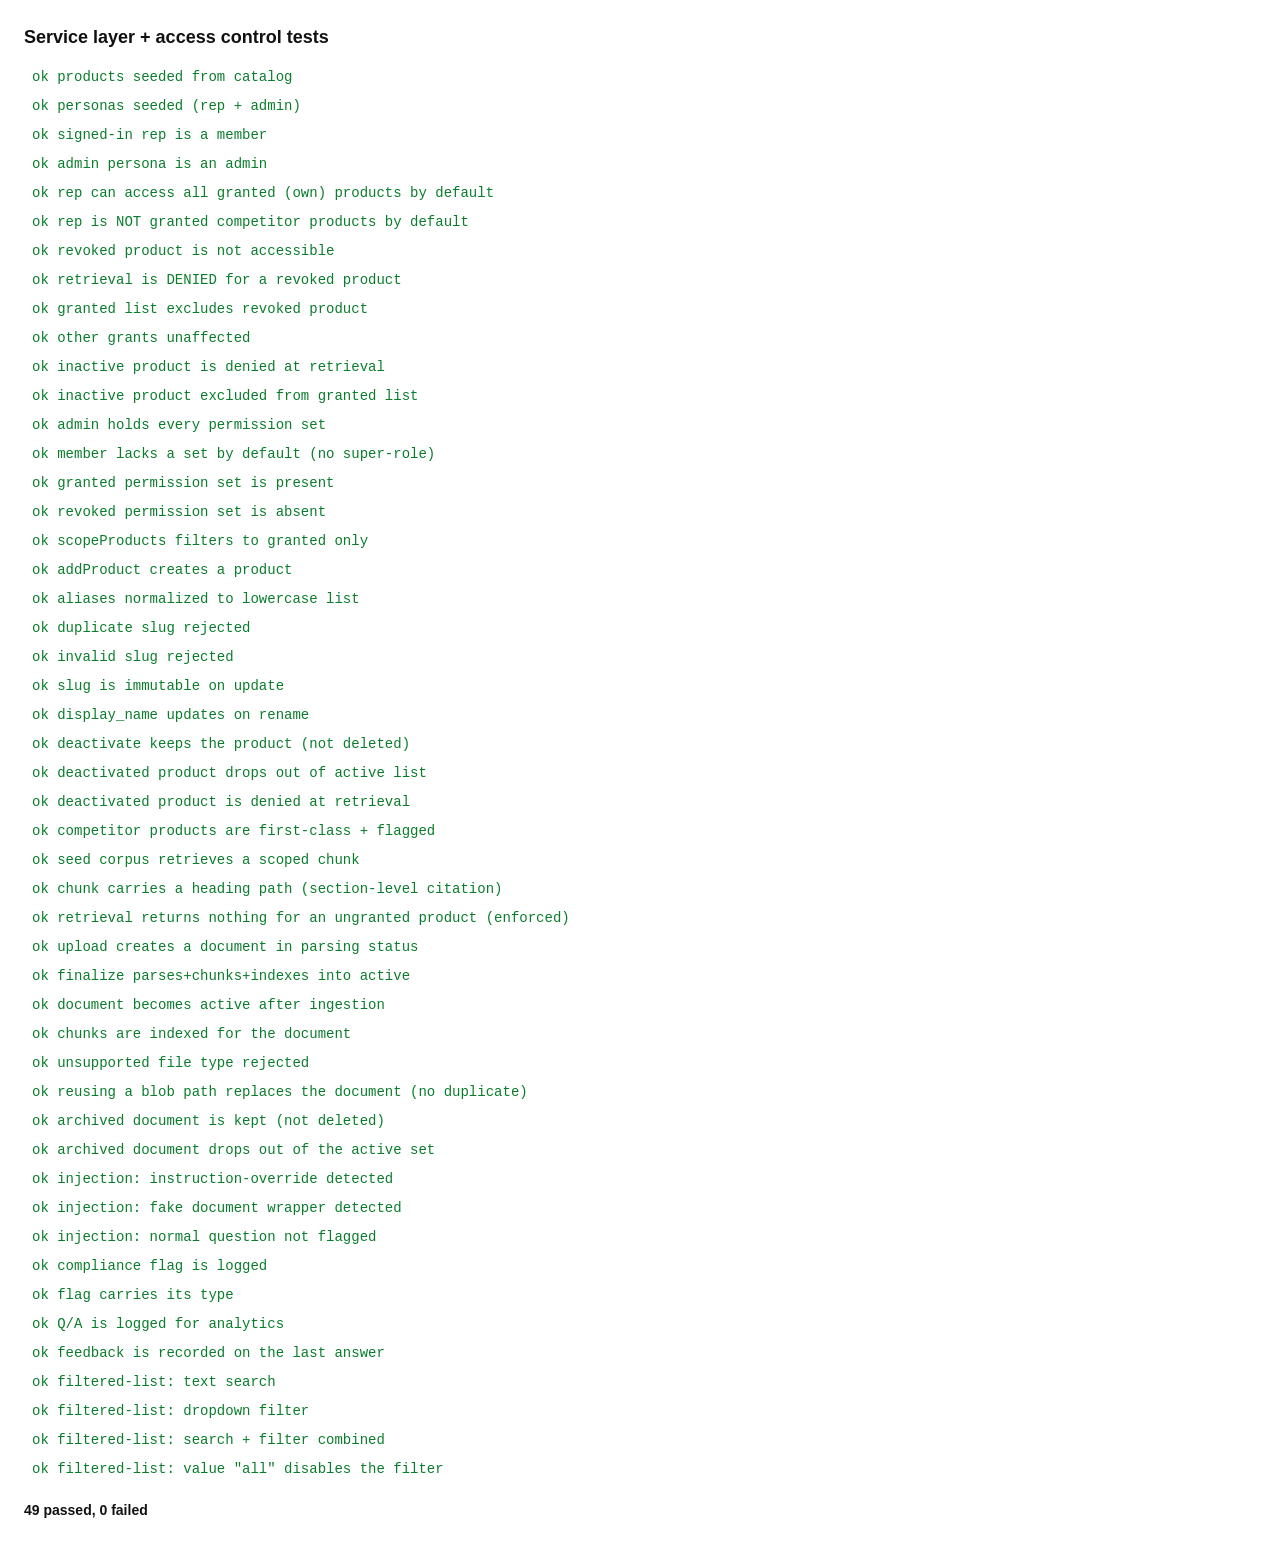
<file: tests/index.html>
<!DOCTYPE html>
<html lang="en">
<head>
<meta charset="UTF-8">
<meta name="viewport" content="width=device-width, initial-scale=1.0">
<title>Merz Product Expert — Tests</title>
<style>
  body { font: 14px/1.5 -apple-system, BlinkMacSystemFont, sans-serif; margin: 24px; color: #111; background: #fff; }
  h1 { font-size: 18px; }
  .row { padding: 4px 8px; border-radius: 6px; font-family: ui-monospace, Menlo, monospace; }
  .ok { color: #0a7d2c; }
  .fail { color: #c0203a; background: #fdecef; }
  .summary { margin-top: 16px; font-weight: 700; }
</style>
</head>
<body>
<h1>Service layer + access control tests</h1>
<div id="out"></div>
<div class="summary" id="sum"></div>

<script src="../js/data.js"></script>
<script src="../js/rag.js"></script>
<script src="../js/services.js"></script>
<script src="../js/components.js"></script>
<script src="tests.js"></script>
<script>
  var out = document.getElementById('out');
  var pass = 0, fail = 0;
  function line(ok, m) {
    var d = document.createElement('div');
    d.className = 'row ' + (ok ? 'ok' : 'fail');
    d.textContent = (ok ? '  ok   ' : ' FAIL  ') + m;
    out.appendChild(d);
  }
  var t = {
    ok: function (c, m) { c ? pass++ : fail++; line(!!c, m); },
    eq: function (a, b, m) { var c = a === b; c ? pass++ : fail++; line(c, m + (c ? '' : ' (got ' + JSON.stringify(a) + ', want ' + JSON.stringify(b) + ')')); }
  };
  try { window.MerzTests(t); }
  catch (e) { fail++; line(false, 'test suite threw: ' + (e && e.message)); }
  document.getElementById('sum').textContent = pass + ' passed, ' + fail + ' failed';
</script>
</body>
</html>
</file>
<file: css/styles.css>
/* =========================================================================
   Merz Product Expert — monochrome design system
   Brand palette derived from the Merz logo (black / white). Two themes:
   light (black brand on white) and dark (white brand on black). No hues —
   the whole interface is a single neutral scale, with danger conveyed by
   inversion so safety signals still stand out.
   ========================================================================= */
:root {
  --bg:#F4F4F5; --card:#FFFFFF; --raised:#FFFFFF;
  --ink:#0A0A0A; --ink-soft:#52525B; --gray:#8E8E96; --faint:#B4B4BC;
  --line:#E4E4E7; --line-soft:#EDEDEF;
  --brand:#0A0A0A; --brand-ink:#FFFFFF; --chip:#F1F1F3; --hover:#EFEFF1;
  /* product tones (monochrome ladder) */
  --p1:#18181B; --p1-bg:#EDEDEF; --p2:#3F3F46; --p2-bg:#EAEAEC;
  --p3:#5A5A62; --p3-bg:#E8E8EA; --p4:#78787F; --p4-bg:#E6E6E8;
  /* semantic (monochrome) */
  --good-bg:#EAEAEC; --good-ink:#18181B;
  --warn-bg:#DDDDE0; --warn-ink:#27272A; --warn-line:#CBCBD0;
  --bad-bg:#141416; --bad-ink:#FFFFFF;
  --info-bg:#ECECEE; --info-ink:#3F3F46;
  --shadow:0 10px 30px rgba(0,0,0,.08); --shadow-lg:0 24px 60px rgba(0,0,0,.22);
  --logo-invert:0;
}
:root[data-theme="dark"] {
  --bg:#0B0B0C; --card:#161618; --raised:#1C1C1F;
  --ink:#FAFAFA; --ink-soft:#A9A9B2; --gray:#77777F; --faint:#54545B;
  --line:#2A2A2E; --line-soft:#232327;
  --brand:#FAFAFA; --brand-ink:#0B0B0C; --chip:#222226; --hover:#26262B;
  --p1:#FAFAFA; --p1-bg:#26262A; --p2:#D2D2D8; --p2-bg:#222226;
  --p3:#A9A9B2; --p3-bg:#1F1F23; --p4:#84848C; --p4-bg:#1C1C20;
  --good-bg:#26262B; --good-ink:#FAFAFA;
  --warn-bg:#3A3A40; --warn-ink:#F4F4F5; --warn-line:#48484F;
  --bad-bg:#FAFAFA; --bad-ink:#0B0B0C;
  --info-bg:#242429; --info-ink:#D2D2D8;
  --shadow:0 10px 30px rgba(0,0,0,.5); --shadow-lg:0 24px 60px rgba(0,0,0,.6);
  --logo-invert:1;
}
*{box-sizing:border-box;margin:0;padding:0}
html,body{height:100%}
body{font-family:-apple-system,'Helvetica Neue',Arial,sans-serif;background:var(--bg);color:var(--ink);overflow:hidden;-webkit-font-smoothing:antialiased}
button{font-family:inherit}
.lu{display:inline-block;vertical-align:middle;flex-shrink:0}
.mono{font-family:'SF Mono',Menlo,Consolas,monospace;text-transform:uppercase;letter-spacing:.12em;font-size:10px}

/* ---------------------------------------------------------------- shell */
#app{height:100vh;width:100vw}
.shell{display:flex;height:100vh;width:100%;background:var(--bg)}
.side{width:236px;background:var(--bg);border-right:1px solid var(--line);padding:20px 16px;display:flex;flex-direction:column;flex-shrink:0;height:100vh;overflow:auto}
.workarea{flex:1;display:flex;flex-direction:column;min-width:0;height:100vh}
.main{flex:1;padding:20px 30px 40px;overflow:auto}

/* logo — typographic monochrome wordmark that flips with the theme */
.logo{display:flex;align-items:center;justify-content:space-between;margin-bottom:20px}
.wordmark{cursor:pointer;line-height:.92;font-weight:800;letter-spacing:-.02em;color:var(--ink)}
.wordmark .l1{font-size:19px;display:block}
.wordmark .l2{font-size:19px;display:block;position:relative}
.wordmark .l2 .reg{font-size:8px;vertical-align:super;font-weight:600}
.logo .exp{font-family:'SF Mono',Menlo,monospace;font-size:8.5px;letter-spacing:.2em;color:var(--gray)}
.newq{background:var(--brand);color:var(--brand-ink);border:none;border-radius:12px;padding:12px 16px;font-size:13px;font-weight:600;margin-bottom:18px;cursor:pointer;display:flex;align-items:center;justify-content:center;gap:8px}
.newq:hover{opacity:.9}
.nav a{display:flex;align-items:center;gap:11px;padding:9px 12px;border-radius:10px;color:var(--ink);text-decoration:none;font-size:13.5px;margin-bottom:2px;cursor:pointer}
.nav a:hover{background:var(--hover)}
.nav a.on{background:var(--chip);font-weight:600}
.nav a .ic{width:18px;display:flex;align-items:center;justify-content:center;color:var(--ink-soft)}
.nav a.on .ic{color:var(--ink)}
.nav .gate{margin-top:12px;padding-top:12px;border-top:1px solid var(--line)}
.sideprods{margin-top:18px}
.sideprods .h{font-family:'SF Mono',Menlo,monospace;font-size:9px;letter-spacing:.14em;color:var(--gray);margin-bottom:8px;text-transform:uppercase}
.sp{display:flex;align-items:center;gap:9px;padding:7px 12px;border-radius:9px;font-size:13px;cursor:pointer}
.sp:hover{background:var(--hover)}
.sp.active{background:var(--chip);font-weight:600}
.sp .d{width:9px;height:9px;border-radius:3px}
.sp .tag2{margin-left:auto;font-family:'SF Mono',Menlo,monospace;font-size:8px;color:var(--gray);border:1px solid var(--line);border-radius:5px;padding:1px 5px}
.sidehint{font-size:10px;color:var(--gray);padding:6px 12px;line-height:1.4}
.rolebadge{margin-top:auto;display:flex;align-items:center;gap:10px;padding-top:14px;border-top:1px solid var(--line)}
.rolebadge .av{width:36px;height:36px;border-radius:50%;background:var(--chip);display:flex;align-items:center;justify-content:center;font-size:11px;font-weight:700;color:var(--ink-soft)}
.rolebadge .nm{font-size:13px;font-weight:600}
.rolebadge .rl{font-size:11px;color:var(--gray)}

/* appbar */
.appbar{height:58px;flex-shrink:0;border-bottom:1px solid var(--line);display:flex;align-items:center;justify-content:space-between;gap:12px;padding:0 20px 0 22px;background:var(--bg)}
.appbar-left{display:flex;align-items:center;gap:12px;min-width:0}
.appbar-brand{display:none;font-weight:800;letter-spacing:-.02em;font-size:15px;color:var(--ink)}
.appbar-right{display:flex;align-items:center;gap:10px}
.appbar-env{font-size:11px;color:var(--gray);font-weight:600;margin-right:2px}
.tbtn{width:38px;height:38px;border-radius:50%;background:var(--card);border:1px solid var(--line);display:flex;align-items:center;justify-content:center;color:var(--ink-soft);cursor:pointer;position:relative}
.tbtn:hover{color:var(--ink);border-color:var(--gray)}
.tbtn .b{position:absolute;top:7px;right:8px;width:8px;height:8px;border-radius:50%;background:var(--ink);border:2px solid var(--card)}
.hamburger{display:none}
.avatarbtn{width:38px;height:38px;border-radius:50%;background:var(--brand);color:var(--brand-ink);border:none;font-size:12px;font-weight:800;cursor:pointer;display:flex;align-items:center;justify-content:center}
.avatarbtn:hover{opacity:.9}

/* profile popover (persona switch + theme) */
.pop-overlay{position:fixed;inset:0;z-index:3000}
.profile-menu{position:absolute;top:56px;right:18px;width:292px;background:var(--card);border:1px solid var(--line);border-radius:16px;box-shadow:var(--shadow-lg);padding:6px;animation:pop .16s ease}
.pm-head{display:flex;align-items:center;gap:11px;padding:12px}
.pm-head .av{width:42px;height:42px;border-radius:50%;background:var(--chip);display:flex;align-items:center;justify-content:center;font-weight:800;font-size:13px;color:var(--ink-soft)}
.pm-head .nm{font-weight:700;font-size:14px}
.pm-head .rl{font-size:11px;color:var(--gray);margin-top:1px}
.pm-div{height:1px;background:var(--line);margin:2px 6px}
.pm-sec{padding:10px 12px}
.pm-lbl{font-family:'SF Mono',Menlo,monospace;font-size:9px;letter-spacing:.12em;color:var(--gray);text-transform:uppercase;margin-bottom:9px}
.pm-opts{display:flex;flex-direction:column;gap:4px}
.pm-opt{display:flex;align-items:center;gap:10px;padding:9px 11px;border-radius:10px;border:none;background:var(--chip);cursor:pointer;font-size:13px;font-weight:600;color:var(--ink);text-align:left;width:100%}
.pm-opt:hover{background:var(--hover)}
.pm-opt.on{background:var(--brand);color:var(--brand-ink)}
.pm-opt .chk{margin-left:auto;display:flex}
.seg{display:flex;background:var(--chip);border-radius:10px;padding:3px;gap:3px}
.segbtn{flex:1;border:none;background:transparent;color:var(--ink-soft);padding:9px;border-radius:8px;font-size:12.5px;font-weight:700;cursor:pointer;display:flex;align-items:center;justify-content:center;gap:7px}
.segbtn:hover{color:var(--ink)}
.segbtn.on{background:var(--brand);color:var(--brand-ink)}
.nav-backdrop{display:none}
.drawer-backdrop{display:none}
.tablewrap{overflow-x:auto;-webkit-overflow-scrolling:touch}

/* hero + ask */
.hero{background:linear-gradient(135deg,var(--card) 60%,var(--chip) 100%);border:1px solid var(--line);border-radius:16px;padding:19px 24px;margin-bottom:13px}
.hero .date{color:var(--ink-soft);margin-bottom:7px}
.hero h1{font-size:25px;font-weight:700;letter-spacing:-.01em;margin-bottom:4px}
.hero .sub{font-size:12.5px;color:var(--ink-soft)}
.ask{background:var(--card);border:1px solid var(--line);border-radius:15px;padding:6px 8px 6px 15px;display:flex;align-items:center;gap:11px;margin-bottom:10px}
.ask:focus-within{border-color:var(--ink);box-shadow:0 0 0 3px var(--line-soft)}
.ask>.lu{color:var(--gray)}
.ask input{border:none;outline:none;background:transparent;flex:1;font-size:14.5px;color:var(--ink);font-family:inherit}
.ask input::placeholder{color:var(--gray)}
.ask .ph{color:var(--gray);font-size:14.5px;flex:1}
.ask .kbd{font-size:11px;color:var(--gray);border:1px solid var(--line);border-radius:6px;padding:2px 7px}
.ask .mic{width:34px;height:34px;border-radius:50%;border:1px solid var(--line);display:flex;align-items:center;justify-content:center;color:var(--ink-soft);cursor:pointer}
.ask .mic:hover{background:var(--hover)}
.ask .mic.rec{background:var(--bad-bg);border-color:var(--bad-bg);color:var(--bad-ink);animation:pulse 1.2s infinite}
@keyframes pulse{0%,100%{opacity:1}50%{opacity:.5}}
.ask .go{width:38px;height:38px;border-radius:50%;background:var(--brand);color:var(--brand-ink);display:flex;align-items:center;justify-content:center;cursor:pointer;flex-shrink:0;border:none}
.ask .go:hover{opacity:.9}
.cats{display:flex;flex-wrap:wrap;gap:8px;margin-bottom:8px}
.cat{background:var(--card);border:1px solid var(--line);border-radius:999px;padding:8px 15px;font-size:12px;font-weight:600;cursor:pointer;display:flex;align-items:center;gap:7px;color:var(--ink)}
.cat:hover{border-color:var(--gray)}
.cat.sel{background:var(--brand);color:var(--brand-ink);border-color:var(--brand)}

/* safety banner */
.safety{display:flex;align-items:center;gap:11px;background:var(--card);border:1.5px solid var(--ink);border-radius:13px;padding:11px 15px;margin-bottom:11px;flex-wrap:wrap}
.safety .sa-tag{font-size:10px;font-weight:800;letter-spacing:.08em;color:var(--ink);display:flex;align-items:center;gap:6px}
.safety .sa-main{font-size:12.5px;font-weight:700;color:var(--ink);display:flex;align-items:center;gap:7px}
.safety .sa-sub{font-size:10.5px;color:var(--ink-soft);flex:1;min-width:180px}
.safety .sa-btn{background:var(--brand);color:var(--brand-ink);border:none;border-radius:999px;padding:7px 15px;font-size:11px;font-weight:700;flex-shrink:0;cursor:pointer;display:flex;align-items:center;gap:5px}

.catq{background:var(--chip);border-radius:14px;padding:11px 15px;margin-bottom:14px}
.catq .h{font-size:10px;font-weight:700;color:var(--gray);letter-spacing:.08em;text-transform:uppercase;margin-bottom:8px}
.catq .q{background:var(--card);border:1px solid var(--line);border-radius:999px;padding:7px 13px;font-size:12px;display:inline-block;margin:0 6px 6px 0;cursor:pointer;color:var(--ink)}
.catq .q:hover{border-color:var(--ink)}
.dyncards{display:flex;flex-direction:column;gap:8px;margin-bottom:14px}
.dyn{border-radius:13px;padding:12px 15px;display:flex;align-items:center;gap:11px;font-size:13px;border:1px solid var(--line);background:var(--card)}
.dyn .tag{font-size:9.5px;font-weight:800;letter-spacing:.08em;border-radius:999px;padding:3px 9px;flex-shrink:0;display:flex;align-items:center;gap:5px}
.dyn.answer .tag{background:var(--good-bg);color:var(--good-ink)}
.dyn.newkb .tag{background:var(--info-bg);color:var(--info-ink)}
.dyn .cta{font-weight:700;font-size:12px;flex-shrink:0;cursor:pointer;display:flex;align-items:center;gap:3px}
.dyn .cta:hover{text-decoration:underline}
.dyn .x{margin-left:auto;color:var(--gray);cursor:pointer;display:flex}
.dyn .x:hover{color:var(--ink)}
.dyn b{font-weight:700}
.seclbl{color:var(--gray);margin:2px 0 9px;display:flex;align-items:center;justify-content:space-between}
.cmpbtn{background:var(--card);border:1px solid var(--line);border-radius:999px;padding:7px 15px;font-size:12px;font-weight:600;cursor:pointer;color:var(--ink);display:flex;align-items:center;gap:6px}
.cmpbtn:hover{border-color:var(--ink)}
.asked{background:var(--card);border:1px solid var(--line);border-radius:15px;margin-bottom:14px;overflow:hidden}
.asked .row{display:flex;align-items:center;gap:11px;padding:12px 16px;border-bottom:1px solid var(--line);font-size:13px;cursor:pointer}
.asked .row:hover{background:var(--hover)}
.asked .row:last-child{border-bottom:none}
.bic{width:26px;height:26px;border-radius:8px;display:flex;align-items:center;justify-content:center;font-weight:800;font-size:11px;flex-shrink:0}
.asked .n{margin-left:auto;color:var(--gray);font-size:11.5px;flex-shrink:0}
.asked .ar{color:var(--gray);display:flex}
.two-col{display:grid;grid-template-columns:1.5fr 1fr;gap:12px;margin-bottom:14px}
.cont{background:var(--card);border:1px solid var(--line);border-radius:15px;padding:14px 16px;display:flex;align-items:center;gap:12px}
.cont .bub{width:36px;height:36px;border-radius:11px;background:var(--chip);color:var(--ink);display:flex;align-items:center;justify-content:center;flex-shrink:0}
.cont .tx .q{font-weight:600;font-size:13px}
.cont .tx .meta{font-size:11px;color:var(--gray);margin-top:2px}
.cont .go{margin-left:auto;background:var(--brand);color:var(--brand-ink);border-radius:999px;padding:8px 16px;font-size:12px;font-weight:600;flex-shrink:0;cursor:pointer;border:none}
.cont .go:hover{opacity:.9}
.saved{background:var(--card);border:1px solid var(--line);border-radius:15px;padding:12px 16px}
.saved .h{font-size:12px;font-weight:700;margin-bottom:8px;display:flex;align-items:center;gap:7px}
.saved .s{font-size:12px;color:var(--ink-soft);padding:6px 0;border-bottom:1px solid var(--line);display:flex;justify-content:space-between;align-items:center;cursor:pointer;gap:8px}
.saved .s:hover{color:var(--ink)}
.saved .s:last-child{border-bottom:none}
.saved .empty{font-size:11.5px;color:var(--gray);padding:5px 0}
.brands{display:grid;grid-template-columns:repeat(4,1fr);gap:11px}
.bcard{background:var(--card);border:1px solid var(--line);border-radius:15px;overflow:hidden}
.bcard .bar{height:3px}
.bcard .in{padding:13px}
.bcard .hd{display:flex;align-items:center;gap:8px;margin-bottom:8px}
.bcard .ic{width:30px;height:30px;border-radius:9px;display:flex;align-items:center;justify-content:center;font-weight:800;font-size:12px}
.bcard .nm{font-weight:700;font-size:13.5px}
.bcard .cat2{font-family:'SF Mono',Menlo,monospace;font-size:7.5px;letter-spacing:.1em;text-transform:uppercase;color:var(--gray)}
.bcard .q{border:1px solid var(--line);border-radius:9px;padding:8px 9px;font-size:11px;font-weight:600;display:flex;justify-content:space-between;align-items:center;cursor:pointer;color:var(--ink)}
.bcard .q:hover{border-color:var(--ink)}
.bcard .appr{font-size:10px;color:var(--ink-soft);margin-top:8px;display:flex;align-items:center;gap:5px;font-weight:600}
.callout{font-size:11.5px;color:var(--ink-soft);background:var(--chip);border-radius:10px;padding:11px 14px;margin-top:14px;line-height:1.55}

/* chat */
.chatlayout{display:flex;gap:0}
.chatmain{flex:1;max-width:760px;margin:0 auto;min-width:0}
.backbtn{background:none;border:none;color:var(--ink-soft);font-size:12.5px;font-weight:600;cursor:pointer;margin-bottom:12px;padding:4px 0;display:flex;align-items:center;gap:6px}
.backbtn:hover{color:var(--ink)}
.pillrow{display:flex;gap:8px;margin-bottom:10px;flex-wrap:wrap}
.pill2{font-size:11.5px;font-weight:700;border-radius:999px;padding:6px 12px;display:flex;align-items:center;gap:6px}
.pill2.scope{border:1px solid var(--line)}
.pill2.mkt{background:var(--card);border:1px solid var(--line);color:var(--ink)}
.pill2.trust{background:var(--good-bg);color:var(--good-ink)}
.pill2.rev{background:var(--chip);color:var(--ink-soft)}
.qtitle{font-size:26px;font-weight:800;letter-spacing:-.01em;margin-bottom:14px}
.abox{background:var(--card);border:1px solid var(--line);border-radius:15px;overflow:hidden;margin-bottom:12px}
.gband{border-left:3px solid var(--ink);padding:16px 20px}
.gband .gh{font-family:'SF Mono',Menlo,monospace;font-size:10px;letter-spacing:.12em;color:var(--gray);margin-bottom:9px;text-transform:uppercase;display:flex;align-items:center;gap:7px}
.gband .lead{font-size:15px;line-height:1.65}
.disc{display:flex;gap:9px;font-size:11.5px;color:var(--ink-soft);border-top:1px solid var(--line);padding:12px 20px;line-height:1.5}
.disc .lu{color:var(--gray);margin-top:1px}
.modes{display:flex;gap:6px;margin:0 0 12px}
.mode{padding:9px 18px;border-radius:999px;font-size:12.5px;font-weight:700;color:var(--ink-soft);cursor:pointer;background:var(--card);border:1px solid var(--line)}
.mode.on{background:var(--brand);color:var(--brand-ink);border-color:var(--brand)}
.spbox{background:var(--card);border:1px solid var(--line);border-radius:15px;padding:16px 20px;margin-bottom:12px}
.spbox .gh{font-family:'SF Mono',Menlo,monospace;font-size:10px;letter-spacing:.12em;color:var(--gray);margin-bottom:10px;text-transform:uppercase}
.pt{display:flex;gap:9px;font-size:13px;line-height:1.6;margin-bottom:8px}
.pt>.lu{color:var(--gray);margin-top:3px}
.pt sup{color:var(--ink);font-weight:800;cursor:pointer;background:var(--chip);border-radius:50%;width:16px;height:16px;display:inline-flex;align-items:center;justify-content:center;font-size:9.5px;vertical-align:top}
.plevel{background:var(--warn-bg);border:1px solid var(--warn-line);border-radius:11px;padding:11px 14px;font-size:12px;color:var(--warn-ink);line-height:1.55;margin-top:10px}
.showsrc{display:flex;justify-content:space-between;align-items:center;border-top:1px solid var(--line);margin-top:12px;padding-top:11px;font-size:12.5px;font-weight:700;cursor:pointer}
.showsrc span:first-child{display:flex;align-items:center;gap:7px}
.showsrc:hover{opacity:.7}
.showsrc .r{font-size:11px;color:var(--gray);font-weight:500}
.actrow{display:flex;gap:8px;margin-bottom:12px;flex-wrap:wrap}
.abtn{border:1px solid var(--line);background:var(--card);border-radius:999px;padding:8px 14px;font-size:12px;font-weight:600;display:flex;align-items:center;gap:6px;cursor:pointer;color:var(--ink)}
.abtn:hover{border-color:var(--ink)}
.abtn.ma{background:var(--brand);color:var(--brand-ink);border-color:var(--brand)}
.abtn.on{background:var(--good-bg);border-color:var(--good-bg);color:var(--good-ink)}
.sharebox{background:var(--card);border:1px solid var(--line);border-radius:15px;padding:14px 18px;margin-bottom:12px}
.sharebox .h{display:flex;justify-content:space-between;align-items:center;margin-bottom:5px}
.sharebox .h .t{font-weight:700;font-size:13.5px}
.restr{font-size:10px;font-weight:800;color:var(--warn-ink);background:var(--warn-bg);border-radius:999px;padding:4px 11px;display:flex;align-items:center;gap:5px}
.sharebox .d{font-size:11.5px;color:var(--ink-soft);line-height:1.5;margin-bottom:10px}
.sbtns{display:flex;gap:8px;flex-wrap:wrap}
.sb{border:1px solid var(--line);background:var(--card);border-radius:999px;padding:8px 14px;font-size:12px;font-weight:600;cursor:pointer;color:var(--ink);display:flex;align-items:center;gap:6px}
.sb:hover{border-color:var(--ink)}
.sb.via{color:var(--ink-soft);flex-direction:column;align-items:flex-start;gap:1px}
.sb.via .vtop{display:flex;align-items:center;gap:6px}
.sb.via .vv{font-size:9.5px;color:var(--gray)}
.sb.green{background:var(--good-bg);border-color:var(--good-bg);color:var(--good-ink);font-weight:700}
.fups{display:flex;flex-wrap:wrap;gap:8px;margin:2px 0 12px}
.fup{background:var(--card);border:1px solid var(--line);border-radius:999px;padding:8px 14px;font-size:12px;cursor:pointer;color:var(--ink)}
.fup:hover{border-color:var(--ink)}
.thread{margin-bottom:6px}
.tmsg .uq{display:flex;justify-content:flex-end;margin-bottom:12px}
.tmsg .uq span{background:var(--brand);color:var(--brand-ink);border-radius:15px 15px 4px 15px;padding:10px 15px;font-size:13.5px;max-width:80%}
.voicehint{font-size:10px;color:var(--gray);margin-top:6px;display:flex;align-items:center;gap:6px}

/* source drawer */
.drawer{width:344px;background:var(--card);border-left:1px solid var(--line);padding:18px;flex-shrink:0;overflow:auto;max-height:calc(100vh - 40px)}
.drawer .dh{display:flex;justify-content:space-between;align-items:center;margin-bottom:14px}
.drawer .dh .t{font-size:16px;font-weight:800}
.drawer .dh .x{color:var(--gray);cursor:pointer;display:flex}
.drawer .dh .x:hover{color:var(--ink)}
.dsrc{border:1px solid var(--line);border-radius:13px;padding:13px 14px;margin-bottom:11px}
.dsrc.hl{border-color:var(--ink);box-shadow:0 0 0 3px var(--line-soft)}
.dsrc .top{display:flex;justify-content:space-between;align-items:center;margin-bottom:6px}
.dsrc .num{width:20px;height:20px;border-radius:50%;background:var(--brand);color:var(--brand-ink);font-size:10px;font-weight:800;display:inline-flex;align-items:center;justify-content:center}
.perm{font-size:8.5px;font-weight:800;border-radius:999px;padding:3px 8px;letter-spacing:.05em}
.perm.hcp{background:var(--good-bg);color:var(--good-ink)}
.perm.int{background:var(--chip);color:var(--gray)}
.dsrc .t2{font-weight:700;font-size:13px;margin-bottom:5px}
.dsrc .meta{font-size:10.5px;color:var(--gray);line-height:1.5;margin-bottom:7px}
.dsrc .ex{font-size:11px;color:var(--ink-soft);font-style:italic;border-left:2px solid var(--line);padding-left:8px;margin-bottom:9px;line-height:1.5}
.dsrc .db{display:flex;gap:5px;flex-wrap:wrap}
.dbtn{border:1px solid var(--line);background:var(--card);border-radius:999px;padding:5px 10px;font-size:10px;font-weight:700;cursor:pointer;color:var(--ink);display:flex;align-items:center;gap:5px}
.dbtn:hover{border-color:var(--ink)}
.dbtn.dark{background:var(--brand);color:var(--brand-ink);border-color:var(--brand)}

/* thinking + warn bands */
.thinking{background:var(--card);border:1px solid var(--line);border-radius:15px;padding:18px 20px;margin-bottom:12px;display:flex;align-items:center;gap:12px;font-size:13px;color:var(--ink-soft)}
.dots{display:inline-flex;gap:4px}
.dots i{width:7px;height:7px;border-radius:50%;background:var(--gray);animation:bounce 1.2s infinite}
.dots i:nth-child(2){animation-delay:.2s}
.dots i:nth-child(3){animation-delay:.4s}
@keyframes bounce{0%,60%,100%{transform:translateY(0);opacity:.4}30%{transform:translateY(-5px);opacity:1}}
.warnband{border-radius:13px;padding:14px 18px;margin-bottom:12px;font-size:13px;line-height:1.55;border:1px solid}
.warnband.ol{background:var(--warn-bg);border-color:var(--warn-line);color:var(--warn-ink)}
.warnband.pv{background:var(--bad-bg);border-color:var(--bad-bg);color:var(--bad-ink)}
.warnband .wh{font-weight:800;font-size:11px;letter-spacing:.06em;margin-bottom:6px;text-transform:uppercase;display:flex;align-items:center;gap:7px}
.warnband .wbtn{display:inline-flex;align-items:center;gap:6px;margin-top:10px;background:var(--bad-ink);color:var(--bad-bg);border:none;border-radius:999px;padding:7px 15px;font-size:11.5px;font-weight:700;cursor:pointer}

/* library */
.lsearch{background:var(--card);border:1px solid var(--line);border-radius:15px;padding:6px 8px 6px 15px;display:flex;align-items:center;gap:11px;margin-bottom:9px}
.lsearch:focus-within{border-color:var(--ink);box-shadow:0 0 0 3px var(--line-soft)}
.lsearch>.lu{color:var(--gray)}
.lsearch input{border:none;outline:none;background:transparent;flex:1;font-size:14px;font-family:inherit;color:var(--ink)}
.lsearch input::placeholder{color:var(--gray)}
.lsearch .go{width:36px;height:36px;border-radius:50%;background:var(--brand);color:var(--brand-ink);display:flex;align-items:center;justify-content:center;cursor:pointer}
.filters{display:flex;gap:8px;margin-bottom:15px;flex-wrap:wrap}
.filt{background:var(--card);border:1px solid var(--line);border-radius:999px;padding:6px 13px;font-size:11.5px;font-weight:600;color:var(--ink-soft);cursor:pointer;display:flex;align-items:center;gap:5px}
.filt:hover{border-color:var(--gray)}
.filt.on{background:var(--brand);color:var(--brand-ink);border-color:var(--brand)}
.qacc{display:flex;flex-wrap:wrap;gap:8px;margin-bottom:15px}
.qa{background:var(--card);border:1px solid var(--line);border-radius:11px;padding:9px 14px;font-size:12px;font-weight:600;cursor:pointer;color:var(--ink)}
.qa:hover{border-color:var(--ink)}
.qa.on{background:var(--brand);color:var(--brand-ink);border-color:var(--brand)}
.docrow{background:var(--card);border:1px solid var(--line);border-radius:13px;padding:12px 15px;margin-bottom:8px;display:flex;align-items:center;gap:12px}
.docrow .ficon{width:32px;height:32px;border-radius:9px;display:flex;align-items:center;justify-content:center;flex-shrink:0}
.docrow .g{flex:1;min-width:0}
.docrow .t{font-weight:700;font-size:12.5px;display:flex;align-items:center;gap:7px;flex-wrap:wrap}
.docrow .m{font-size:10.5px;color:var(--gray);margin-top:3px}
.docrow .chg{font-size:11px;color:var(--ink-soft);margin-top:3px}
.docrow .acts{display:flex;gap:5px;flex-shrink:0}
.docrow .abtn{padding:6px 11px}
.newb{font-size:8.5px;font-weight:800;background:var(--brand);color:var(--brand-ink);border-radius:999px;padding:2px 7px;letter-spacing:.05em}
.lempty{background:var(--card);border:1px dashed var(--line);border-radius:13px;padding:26px;text-align:center;color:var(--gray);font-size:12.5px}
.lib-two{display:grid;grid-template-columns:1fr 1fr;gap:12px;margin-bottom:15px}
.lpanel{background:var(--card);border:1px solid var(--line);border-radius:15px;padding:13px 16px}
.lpanel .h{font-size:12px;font-weight:700;margin-bottom:9px;display:flex;align-items:center;gap:7px}
.lrow{display:flex;align-items:center;gap:9px;padding:7px 0;border-bottom:1px solid var(--line);font-size:12px;cursor:pointer}
.lrow:hover{opacity:.7}
.lrow:last-child{border-bottom:none}
.lrow .n2{margin-left:auto;color:var(--gray);flex-shrink:0;display:flex}
.lbrands{display:grid;grid-template-columns:repeat(4,1fr);gap:11px}
.lb{background:var(--card);border:1px solid var(--line);border-radius:15px;overflow:hidden;cursor:pointer}
.lb:hover{border-color:var(--ink)}
.lb .bar{height:3px}
.lb .in{padding:13px}
.lb .hd{display:flex;align-items:center;gap:8px;margin-bottom:7px}
.lb .ic{width:28px;height:28px;border-radius:8px;display:flex;align-items:center;justify-content:center;font-weight:800;font-size:11px}
.lb .nm{font-weight:700;font-size:13px;display:flex;align-items:center;gap:6px}
.lb .meta{font-size:10.5px;color:var(--gray);line-height:1.5;margin-bottom:8px}
.lb .view{font-size:11px;font-weight:700;display:flex;justify-content:space-between;align-items:center}

/* manager/admin */
.actstrip{display:flex;gap:8px;margin-bottom:13px;flex-wrap:wrap}
.act{border-radius:12px;padding:10px 14px;font-size:12px;font-weight:600;display:flex;align-items:center;gap:8px;border:1px solid var(--line);cursor:pointer;background:var(--card);color:var(--ink)}
.act:hover{border-color:var(--gray)}
.act.warn{background:var(--warn-bg);border-color:var(--warn-line);color:var(--warn-ink)}
.act.bad{background:var(--bad-bg);border-color:var(--bad-bg);color:var(--bad-ink)}
.stats{display:flex;gap:11px;margin-bottom:13px;flex-wrap:wrap}
.stat{background:var(--card);border:1px solid var(--line);border-radius:13px;padding:13px 17px;flex:1;min-width:150px}
.stat .lbl{color:var(--gray);margin-bottom:7px}
.stat .big{font-size:24px;font-weight:700;letter-spacing:-.02em}
.stat .sub{font-size:11.5px;color:var(--ink-soft);margin-top:3px}
.panel{background:var(--card);border:1px solid var(--line);border-radius:15px;padding:15px 17px;margin-bottom:13px}
.panel h3{font-size:13px;font-weight:700;margin-bottom:11px;display:flex;justify-content:space-between;align-items:center}
.panel h3 .flt{font-size:10.5px;font-weight:600;color:var(--ink-soft);border:1px solid var(--line);border-radius:999px;padding:4px 11px;cursor:pointer;display:inline-flex;align-items:center;gap:5px}
table{width:100%;border-collapse:collapse;font-size:11.5px}
th{text-align:left;color:var(--gray);font-weight:600;font-size:9.5px;text-transform:uppercase;letter-spacing:.06em;padding:6px 7px;border-bottom:1px solid var(--line)}
td{padding:8px 7px;border-bottom:1px solid var(--line)}
tr:last-child td{border-bottom:none}
tbody tr:hover{background:var(--hover)}
.st{font-size:10px;font-weight:700;padding:3px 9px;border-radius:999px;display:inline-block}
.st.a{background:var(--good-bg);color:var(--good-ink)}
.st.i{background:var(--bad-bg);color:var(--bad-ink)}
.st.d{background:var(--warn-bg);color:var(--warn-ink)}
.cg{display:inline-flex;gap:3px}
.cg .c{width:19px;height:19px;border-radius:6px;font-size:8.5px;font-weight:800;display:inline-flex;align-items:center;justify-content:center}
.cg .p{background:var(--good-bg);color:var(--good-ink)}
.cg .f{background:var(--bad-bg);color:var(--bad-ink)}
.cg .n{background:var(--chip);color:var(--gray)}
.profb{font-size:9px;font-weight:800;border-radius:999px;padding:2px 8px;letter-spacing:.03em}
.profb.mb{background:var(--info-bg);color:var(--info-ink)}
.profb.uo{background:var(--warn-bg);color:var(--warn-ink)}
.mgr-grid{display:grid;grid-template-columns:1fr 1fr;gap:13px}
.topic{display:flex;align-items:center;gap:10px;margin-bottom:8px;font-size:12px}
.topic .bar-wrap{flex:1;height:7px;background:var(--chip);border-radius:99px;overflow:hidden}
.topic .bar-fill{height:100%;border-radius:99px;background:var(--ink)}
.topic .n{width:26px;text-align:right;color:var(--gray);font-size:11px}
.focus{font-size:9px;font-weight:800;color:var(--warn-ink);background:var(--warn-bg);border-radius:999px;padding:2px 7px;margin-left:6px}
.gap{border:1px solid var(--line);border-radius:10px;padding:8px 11px;font-size:11.5px;margin-bottom:6px;display:flex;justify-content:space-between;align-items:center;gap:8px}
.gst{font-size:9px;font-weight:800;border-radius:999px;padding:3px 8px;flex-shrink:0}
.gst.o{background:var(--bad-bg);color:var(--bad-ink)}
.gst.r{background:var(--warn-bg);color:var(--warn-ink)}
.gst.done{background:var(--good-bg);color:var(--good-ink)}
.comp{display:flex;justify-content:space-between;font-size:12px;padding:7px 0;border-bottom:1px solid var(--line)}
.comp:last-child{border-bottom:none}
.comp .n{color:var(--gray)}
.adm-grid{display:grid;grid-template-columns:1fr 1fr;gap:13px}
.arow{display:flex;justify-content:space-between;align-items:center;padding:8px 0;border-bottom:1px solid var(--line);font-size:12px;gap:8px}
.arow:last-child{border-bottom:none}
.flag{font-size:9.5px;font-weight:800;border-radius:999px;padding:3px 8px;flex-shrink:0}
.flag.pv{background:var(--bad-bg);color:var(--bad-ink)}
.flag.ol{background:var(--warn-bg);color:var(--warn-ink)}
.btn-sm{border:1px solid var(--line);background:var(--card);border-radius:999px;padding:5px 12px;font-size:11px;font-weight:600;cursor:pointer;color:var(--ink)}
.btn-sm:hover{border-color:var(--ink)}
.btn-dark{background:var(--brand);color:var(--brand-ink);border:none;border-radius:999px;padding:5px 12px;font-size:11px;font-weight:600;cursor:pointer}
.btn-dark:hover{opacity:.9}
.pending-hero{display:flex;gap:11px;margin-bottom:13px;flex-wrap:wrap}
.ph-stat{background:var(--card);border:1px solid var(--line);border-radius:13px;padding:13px 17px;flex:1;min-width:180px}
.ph-stat .lbl{color:var(--gray);margin-bottom:7px}
.ph-stat .big{font-size:22px;font-weight:700}
.ph-stat .sub{font-size:11px;color:var(--ink-soft);margin-top:3px}
.usage-bar{display:flex;height:10px;border-radius:99px;overflow:hidden;margin:9px 0 6px}
.usage-lg{display:flex;gap:12px;font-size:10.5px;color:var(--ink-soft);flex-wrap:wrap}
.usage-lg span{display:flex;align-items:center;gap:5px}
.dot{width:8px;height:8px;border-radius:3px}

/* toast */
.toast-wrap{position:fixed;bottom:22px;left:50%;transform:translateX(-50%);z-index:1200;display:flex;flex-direction:column;gap:8px;align-items:center}
.toast{background:var(--brand);color:var(--brand-ink);border-radius:12px;padding:11px 16px;font-size:12.5px;font-weight:600;box-shadow:var(--shadow-lg);display:flex;align-items:center;gap:9px;animation:tin .25s ease;max-width:520px}
.toast .lu{flex-shrink:0}
@keyframes tin{from{opacity:0;transform:translateY(10px)}to{opacity:1;transform:translateY(0)}}

/* modal */
.overlay{position:fixed;inset:0;background:rgba(0,0,0,.5);z-index:1100;display:flex;align-items:center;justify-content:center;padding:24px;animation:fade .18s ease}
@keyframes fade{from{opacity:0}to{opacity:1}}
.modal{background:var(--card);border:1px solid var(--line);border-radius:18px;max-width:520px;width:100%;max-height:88vh;overflow:auto;box-shadow:var(--shadow-lg);animation:pop .2s ease}
.modal.wide{max-width:640px}
@keyframes pop{from{opacity:0;transform:translateY(12px) scale(.98)}to{opacity:1;transform:none}}
.modal .mhd{display:flex;justify-content:space-between;align-items:flex-start;padding:20px 22px 0;gap:12px}
.modal .mhd .mt{font-size:17px;font-weight:800;display:flex;align-items:center;gap:9px}
.modal .mhd .msub{font-size:12px;color:var(--gray);margin-top:3px}
.modal .mhd .x{color:var(--gray);cursor:pointer;background:none;border:none;display:flex;padding:2px}
.modal .mhd .x:hover{color:var(--ink)}
.modal .mbody{padding:16px 22px 22px}
.modal .mbanner{border-radius:12px;padding:11px 14px;font-size:12px;line-height:1.55;margin-bottom:14px;display:flex;gap:9px}
.modal .mbanner .lu{flex-shrink:0;margin-top:1px}
.modal .mbanner.red{background:var(--bad-bg);color:var(--bad-ink)}
.modal .mbanner.green{background:var(--good-bg);color:var(--good-ink)}
.modal .mbanner.blue{background:var(--info-bg);color:var(--info-ink)}
.modal .mbanner.amber{background:var(--warn-bg);color:var(--warn-ink)}
.fld{margin-bottom:13px}
.fld label{display:block;font-size:11.5px;font-weight:700;margin-bottom:5px}
.fld label .req{color:var(--ink)}
.fld input,.fld select,.fld textarea{width:100%;border:1px solid var(--line);border-radius:10px;padding:9px 11px;font-size:13px;font-family:inherit;background:var(--card);color:var(--ink)}
.fld input:focus,.fld select:focus,.fld textarea:focus{outline:none;border-color:var(--ink)}
.fld textarea{resize:vertical;min-height:74px}
.fld .hint{font-size:10.5px;color:var(--gray);margin-top:4px}
.mrow{display:flex;gap:11px}
.mrow .fld{flex:1}
.merr{color:var(--bad-bg);font-size:11.5px;margin-bottom:10px;display:none;font-weight:600}
:root[data-theme="dark"] .merr{color:#F5A}
.merr.show{display:block}
.mactions{display:flex;justify-content:flex-end;gap:9px;margin-top:6px}
.mbtn{border-radius:999px;padding:10px 20px;font-size:13px;font-weight:700;cursor:pointer;border:1px solid var(--line);background:var(--card);color:var(--ink);display:flex;align-items:center;gap:7px}
.mbtn:hover{border-color:var(--ink)}
.mbtn.primary{background:var(--brand);color:var(--brand-ink);border-color:var(--brand)}
.mbtn.danger{background:var(--bad-bg);color:var(--bad-ink);border-color:var(--bad-bg)}
.mbtn.primary:hover,.mbtn.danger:hover{opacity:.92}
.refbox{background:var(--chip);border-radius:12px;padding:16px;text-align:center;margin-bottom:8px}
.refbox .rn{font-family:'SF Mono',Menlo,monospace;font-size:22px;font-weight:700;letter-spacing:.04em;margin:6px 0}
.mlist{list-style:none;font-size:12.5px;line-height:1.7}
.mlist li{padding:6px 0;border-bottom:1px solid var(--line);display:flex;gap:9px;align-items:flex-start}
.mlist li:last-child{border-bottom:none}
.mlist li .lu{color:var(--ink);margin-top:1px;flex-shrink:0}

/* ---- login / front screen ---- */
.loginwrap{height:100vh;display:flex;flex-direction:column;align-items:center;justify-content:center;background:var(--bg);padding:24px;position:relative}
.logincard{width:100%;max-width:384px;background:var(--card);border:1px solid var(--line);border-radius:20px;padding:30px 28px;box-shadow:var(--shadow)}
.login-mark{line-height:.9;font-weight:800;letter-spacing:-.02em;color:var(--ink);margin-bottom:16px}
.login-mark .l1,.login-mark .l2{display:block;font-size:27px}
.login-mark .reg{font-size:10px;vertical-align:super;font-weight:600}
.login-title{font-size:15px;font-weight:700;margin-bottom:3px}
.login-sub{font-size:12.5px;color:var(--gray);margin-bottom:20px}
.loginbtn{width:100%;justify-content:center;margin-top:6px}
.login-note{font-size:10.5px;color:var(--gray);display:flex;align-items:center;gap:6px;justify-content:center;margin-top:14px;line-height:1.4;text-align:center}
.login-theme{margin:16px auto 0;display:flex;align-items:center;gap:6px;background:none;border:none;color:var(--ink-soft);font-size:11.5px;font-weight:600;cursor:pointer}
.login-theme:hover{color:var(--ink)}
.login-foot{position:absolute;bottom:18px;font-size:10.5px;color:var(--gray)}

/* onboarding — full-screen, laptop-sized (not a tiny card) */
.onboardwrap{min-height:100vh;display:flex;flex-direction:column;align-items:center;justify-content:center;background:var(--bg);padding:40px 24px;position:relative}
.ob-brand{position:absolute;top:26px;left:30px;font-weight:800;letter-spacing:-.02em;color:var(--ink);display:flex;align-items:baseline;gap:8px}
.ob-brand .l1,.ob-brand .l2{font-size:18px}
.ob-brand .reg{font-size:8px;vertical-align:super;font-weight:600}
.ob-brand .ob-exp{font-family:'SF Mono',Menlo,monospace;font-size:8.5px;letter-spacing:.2em;color:var(--gray)}
.onboardcard{width:100%;max-width:600px;background:var(--card);border:1px solid var(--line);border-radius:24px;padding:52px 56px 40px;box-shadow:var(--shadow-lg);text-align:center}
.ob-icon{width:76px;height:76px;border-radius:20px;background:var(--chip);color:var(--ink);display:flex;align-items:center;justify-content:center;margin:0 auto 26px}
.ob-tag{color:var(--gray);margin-bottom:14px}
.ob-title{font-size:29px;font-weight:800;letter-spacing:-.02em;line-height:1.15;margin-bottom:16px}
.ob-body{font-size:15px;line-height:1.7;color:var(--ink-soft);max-width:460px;margin:0 auto 30px}
.ob-dots{display:flex;gap:8px;justify-content:center;margin-bottom:34px}
.ob-dot{width:8px;height:8px;border-radius:50%;background:var(--line);transition:all .2s}
.ob-dot.on{width:26px;border-radius:5px;background:var(--ink)}
.ob-foot{display:flex;align-items:center;justify-content:space-between;gap:12px}
.ob-foot-right{display:flex;align-items:center;gap:10px}
@media (max-width:640px){
  .onboardcard{padding:38px 26px 30px;border-radius:20px}
  .ob-title{font-size:23px}
  .ob-body{font-size:13.5px}
}

/* ---- rep certification ---- */
.certgrid{display:grid;grid-template-columns:repeat(3,1fr);gap:11px;margin-bottom:14px}
.certcard{background:var(--card);border:1px solid var(--line);border-radius:15px;padding:14px}
.certcard .hd{display:flex;align-items:center;gap:9px;margin-bottom:8px}
.certcard .ic{width:32px;height:32px;border-radius:9px;display:flex;align-items:center;justify-content:center;font-weight:800}
.certcard .nm{font-weight:700;font-size:13.5px}
.certcard .cat2{font-family:'SF Mono',Menlo,monospace;font-size:7.5px;letter-spacing:.1em;color:var(--gray);text-transform:uppercase}
.certrow{display:flex;justify-content:space-between;align-items:center;font-size:12px;padding:6px 0;border-top:1px solid var(--line)}
.certrow>span{color:var(--gray)}
.cpill{font-size:10px;font-weight:800;border-radius:999px;padding:3px 9px;display:inline-flex;align-items:center;gap:5px}
.cpill.good{background:var(--good-bg);color:var(--good-ink)}
.cpill.bad{background:var(--bad-bg);color:var(--bad-ink)}
.cpill.warn{background:var(--warn-bg);color:var(--warn-ink)}
.cta-assess{display:flex;align-items:center;gap:16px;background:var(--card);border:1px solid var(--line);border-radius:15px;padding:16px 20px;margin-bottom:14px}
.cta-assess .h{font-weight:700;font-size:15px;margin-bottom:3px}
.cta-assess .d{font-size:12px;color:var(--ink-soft);line-height:1.5}
.cta-assess .mbtn{flex-shrink:0}

/* ---- assessment runner overlay ---- */
.assess-overlay{position:fixed;inset:0;z-index:1400;background:var(--bg);overflow:auto;display:flex;padding:24px}
.assess-card{width:100%;max-width:720px;background:var(--card);border:1px solid var(--line);border-radius:18px;margin:auto;box-shadow:var(--shadow)}
.assess-hd{display:flex;justify-content:space-between;align-items:center;padding:16px 22px;border-bottom:1px solid var(--line)}
.assess-hd .at{font-weight:800;font-size:15px;display:flex;align-items:center;gap:8px}
.assess-hd .x{background:none;border:none;color:var(--gray);cursor:pointer;display:flex}
.assess-hd .x:hover{color:var(--ink)}
.assess-prog{padding:14px 22px 0}
.assess-prog-txt{font-size:11px;color:var(--gray);margin-bottom:6px;font-weight:600}
.prog-wrap{height:6px;background:var(--chip);border-radius:99px;overflow:hidden}
.prog-fill{height:100%;background:var(--ink);border-radius:99px;transition:width .2s}
.assess-body{padding:18px 22px 22px}
.qmeta{display:flex;gap:8px;align-items:center;margin-bottom:12px;flex-wrap:wrap}
.qtag{font-size:10px;font-weight:800;border-radius:6px;padding:3px 8px}
.qdiff{font-size:10px;font-weight:700;text-transform:uppercase;letter-spacing:.05em;color:var(--ink-soft);background:var(--chip);border-radius:6px;padding:3px 8px}
.qtopic{font-size:11px;color:var(--gray)}
.qstem{font-size:16px;line-height:1.5;font-weight:600;margin-bottom:16px}
.aopts{display:flex;flex-direction:column;gap:9px}
.aopt{display:flex;align-items:center;gap:12px;text-align:left;border:1px solid var(--line);background:var(--card);border-radius:12px;padding:13px 15px;font-size:13.5px;cursor:pointer;color:var(--ink)}
.aopt:hover{border-color:var(--gray)}
.aopt.sel{border-color:var(--ink);background:var(--chip)}
.aopt .ab{width:26px;height:26px;border-radius:50%;background:var(--chip);display:flex;align-items:center;justify-content:center;font-weight:800;font-size:12px;flex-shrink:0}
.aopt.sel .ab{background:var(--brand);color:var(--brand-ink)}
.assess-foot{display:flex;justify-content:space-between;align-items:center;margin-top:18px;gap:10px}
.result-hero{display:flex;align-items:center;gap:14px;border-radius:14px;padding:18px;margin-bottom:8px}
.result-hero.pass{background:var(--good-bg);color:var(--good-ink)}
.result-hero.fail{background:var(--warn-bg);color:var(--warn-ink)}
.result-hero .rh-top{font-size:20px;font-weight:800}
.result-hero .rh-sub{font-size:12px;margin-top:2px}
.abrk{display:flex;align-items:center;gap:10px;font-size:12.5px;margin-bottom:8px}
.abrk .l{width:22px;height:22px;border-radius:6px;background:var(--chip);display:flex;align-items:center;justify-content:center;font-weight:800;font-size:11px}
.abrk .bar-wrap{flex:1;height:7px;background:var(--chip);border-radius:99px;overflow:hidden}
.abrk .bar-fill{height:100%;background:var(--ink);border-radius:99px}
.missed{border:1px solid var(--line);border-radius:11px;padding:11px 13px;margin-bottom:8px}
.missed .mq{font-size:12.5px;font-weight:600;display:flex;gap:8px;align-items:flex-start;margin-bottom:5px}
.missed .ma{font-size:12px;color:var(--ink-soft);margin-bottom:3px}
.missed .msrc{font-size:10.5px;color:var(--gray);display:flex;gap:5px;align-items:center}

/* ---- admin assessment tabs ---- */
.atabs{display:flex;gap:6px;margin-bottom:14px;flex-wrap:wrap}
.atab{border:1px solid var(--line);background:var(--card);border-radius:999px;padding:9px 16px;font-size:12.5px;font-weight:700;color:var(--ink-soft);cursor:pointer;display:flex;align-items:center;gap:7px}
.atab:hover{border-color:var(--gray)}
.atab.on{background:var(--brand);color:var(--brand-ink);border-color:var(--brand)}
.draftq{border:1px solid var(--line);border-radius:12px;padding:12px 14px;margin-bottom:9px}
.dq-top{display:flex;align-items:center;gap:8px;margin-bottom:8px;flex-wrap:wrap}
.dq-stem{font-size:13px;font-weight:600;line-height:1.5;margin-bottom:7px}
.dq-ans{font-size:12px;margin-bottom:4px;display:flex;gap:6px;align-items:center}
.dq-exp{font-size:11.5px;color:var(--ink-soft);line-height:1.5;margin-bottom:6px}
.dq-src{font-size:10.5px;color:var(--gray);display:flex;gap:5px;align-items:center;margin-bottom:9px}
.dq-acts{display:flex;gap:7px;justify-content:flex-end}
.obadge{font-size:8.5px;font-weight:800;border-radius:5px;padding:2px 7px;letter-spacing:.05em}
.obadge.ai{background:var(--info-bg);color:var(--info-ink)}
.obadge.preset{background:var(--chip);color:var(--ink-soft)}
.sbadge{font-size:8.5px;font-weight:800;border-radius:5px;padding:2px 7px;letter-spacing:.05em}
.sbadge.active{background:var(--good-bg);color:var(--good-ink)}
.sbadge.draft{background:var(--warn-bg);color:var(--warn-ink)}
.sbadge.retired{background:var(--chip);color:var(--gray)}
.poolrow{display:flex;align-items:center;gap:12px;padding:9px 0;border-bottom:1px solid var(--line);font-size:12px;flex-wrap:wrap}
.poolrow:last-child{border-bottom:none}
.poolcount{color:var(--gray);font-size:11px}
.mixctl{display:flex;align-items:center;gap:10px;margin-left:auto;flex:1;min-width:230px;justify-content:flex-end}
.mixctl input[type=range]{flex:1;max-width:180px;accent-color:var(--ink);cursor:pointer}
.cfgrow{display:flex;align-items:center;gap:12px;padding:8px 0;font-size:12.5px;flex-wrap:wrap}
.cfgrow label{font-weight:600;display:flex;align-items:center;gap:7px;min-width:150px}
.stepper{display:flex;align-items:center;gap:9px}
.cfghint{font-size:11px;color:var(--gray)}
.trendbox{margin-top:12px;border-top:1px solid var(--line);padding-top:11px}
.tb-h{font-size:11.5px;font-weight:700;display:flex;align-items:center;gap:6px;margin-bottom:8px}
.spark{display:flex;align-items:flex-end;gap:6px;height:54px}
.spark span{flex:1;background:var(--ink);border-radius:4px 4px 0 0;min-height:4px;opacity:.85}
.spark.big{height:82px;margin-bottom:6px}
.tb-c{font-size:11px;color:var(--ink-soft);margin-top:8px}

/* ---- adoption + permissions ---- */
.cfg-inline{font-size:10.5px;font-weight:600;color:var(--ink-soft);display:flex;align-items:center;gap:6px}
.adopt-grid{display:grid;grid-template-columns:1fr 1fr;gap:18px}
.adopt-h{font-size:11.5px;font-weight:800;display:flex;align-items:center;gap:6px;margin-bottom:8px;color:var(--ink)}
.adopt-row{display:flex;align-items:center;gap:8px;font-size:12px;padding:7px 0;border-bottom:1px solid var(--line)}
.adopt-row:last-child{border-bottom:none}
.adopt-row .muted{color:var(--gray);font-size:11px;margin-left:auto}
.adopt-row .btn-sm{margin-left:8px}
.btn-sm.sq{padding:2px 9px;font-weight:700}
.permchips{display:flex;gap:4px;flex-wrap:wrap}
.permchip{font-size:9px;font-weight:800;background:var(--chip);color:var(--ink-soft);border-radius:5px;padding:2px 7px;letter-spacing:.03em}
.prodchecks{display:grid;grid-template-columns:1fr 1fr;gap:8px}
.prodcheck{display:flex;align-items:center;gap:8px;font-size:12.5px;font-weight:600;border:1px solid var(--line);border-radius:10px;padding:9px 11px;cursor:pointer;background:var(--card)}
.prodcheck:hover{border-color:var(--gray)}
.prodcheck input{width:15px;height:15px;accent-color:var(--ink);cursor:pointer;flex-shrink:0}
@media (max-width:520px){.prodchecks{grid-template-columns:1fr}}
.permrow{display:flex;justify-content:space-between;align-items:center;gap:10px;padding:10px 0;border-bottom:1px solid var(--line)}
.permrow:last-child{border-bottom:none}
.mbtn[disabled]{opacity:.4;cursor:not-allowed}
.mbtn[disabled]:hover{border-color:var(--brand)}

/* responsive ---------------------------------------------------------------- */
@keyframes sheetup{from{transform:translateY(100%)}to{transform:none}}
@media(max-width:1080px){.certgrid{grid-template-columns:1fr}.adopt-grid{grid-template-columns:1fr}}

/* tablet: single-column grids; source drawer becomes a bottom sheet */
@media(max-width:1080px){
  .brands,.lbrands{grid-template-columns:repeat(2,1fr)}
  .two-col,.lib-two,.mgr-grid,.adm-grid{grid-template-columns:1fr}
  .side{width:212px}
  .chatmain{max-width:none}
  .drawer{position:fixed;left:0;right:0;bottom:0;top:auto;width:auto;max-height:82vh;border-left:none;border-top:1px solid var(--line);border-radius:18px 18px 0 0;z-index:1260;box-shadow:var(--shadow-lg);animation:sheetup .26s ease;overflow:auto}
  .drawer-backdrop{display:block;position:fixed;inset:0;background:rgba(0,0,0,.45);z-index:1255}
}

/* mobile: sidebar collapses into an off-canvas drawer with a hamburger */
@media(max-width:820px){
  .side{position:fixed;top:0;left:0;bottom:0;z-index:1300;width:272px;transform:translateX(-100%);transition:transform .25s ease;box-shadow:var(--shadow-lg)}
  .shell.nav-open .side{transform:none}
  .nav-backdrop{display:none;position:fixed;inset:0;background:rgba(0,0,0,.45);z-index:1250}
  .shell.nav-open .nav-backdrop{display:block}
  .hamburger{display:flex}
  .appbar-brand{display:block}
  .appbar-env{display:none}
  .appbar{padding:0 14px}
  .main{padding:16px 16px 34px}
  .tablewrap table{min-width:600px}
  .profile-menu{right:10px;left:10px;width:auto}
}

/* small phones */
@media(max-width:560px){
  .brands,.lbrands{grid-template-columns:1fr}
  .stats,.pending-hero{flex-direction:column}
  .hero{padding:16px 18px}.hero h1{font-size:21px}.qtitle{font-size:21px}
  .safety{gap:8px}.safety .sa-sub{display:none}
  .cats,.qacc,.filters,.actrow,.sbtns,.fups{gap:6px}
  .gband,.spbox,.sharebox{padding-left:15px;padding-right:15px}
  .modal{border-radius:16px}
  .appbar-env{display:none}
}

/* ===== Reusable filtered-list (Part D4) + Products catalog ============= */
.code{font-family:'SF Mono',Menlo,Consolas,monospace;font-size:12px;text-transform:none;letter-spacing:0}
.filtered-list{margin-top:4px}
.fl-controls{display:flex;align-items:center;gap:10px;flex-wrap:wrap;margin-bottom:12px}
.fl-search{display:flex;align-items:center;gap:8px;flex:1;min-width:200px;background:var(--card);border:1px solid var(--line);border-radius:10px;padding:8px 12px;color:var(--gray)}
.fl-search input{border:none;background:none;outline:none;flex:1;color:var(--ink);font-size:13.5px}
.fl-filters{display:flex;gap:6px;flex-wrap:wrap}
.fl-filter{border:1px solid var(--line);background:var(--card);border-radius:999px;padding:6px 13px;font-size:12px;font-weight:600;cursor:pointer;color:var(--ink-soft)}
.fl-filter:hover{border-color:var(--ink)}
.fl-filter.on{background:var(--ink);color:var(--bg);border-color:var(--ink)}
.fl-count{font-size:11px;color:var(--gray);white-space:nowrap;font-weight:600}
.fl-rows{border:1px solid var(--line);border-radius:12px;overflow:hidden;background:var(--card)}
.fl-empty{padding:22px;text-align:center;color:var(--gray);font-size:13px}

.prodtop{display:flex;justify-content:flex-end;margin:6px 0 10px}
.prodhead,.prow{display:grid;grid-template-columns:2fr 1.3fr 1.3fr .8fr .8fr 1.6fr;align-items:center;gap:10px;padding:11px 16px}
.prodhead{font-family:'SF Mono',Menlo,monospace;text-transform:uppercase;letter-spacing:.1em;font-size:9.5px;color:var(--gray);padding-bottom:6px}
.prow{border-top:1px solid var(--line-soft);font-size:13px}
.fl-rows .prow:first-child{border-top:none}
.prow.archived{opacity:.62}
.prow .pn{font-weight:600;display:flex;flex-direction:column;gap:2px}
.prow .palias{font-size:10.5px;color:var(--gray);font-weight:400}
.prow .pc{color:var(--ink-soft)}
.prow .pa{display:flex;gap:6px;justify-content:flex-end;flex-wrap:wrap}
.btn-sm.warn{color:var(--warn-ink);border-color:var(--warn-line)}
.btn-sm.warn:hover{border-color:var(--warn-ink)}
.tbadge,.sbadge{display:inline-flex;align-items:center;gap:5px;font-size:10.5px;font-weight:700;padding:3px 9px;border-radius:999px;text-transform:uppercase;letter-spacing:.05em}
.tbadge::before,.sbadge::before{content:'';width:6px;height:6px;border-radius:50%;display:inline-block}
.tbadge.own{background:var(--good-bg);color:var(--good-ink)}
.tbadge.own::before{background:var(--good-ink)}
.tbadge.comp{background:var(--warn-bg);color:var(--warn-ink)}
.tbadge.comp::before{background:var(--warn-ink)}
.sbadge.on{color:var(--ink-soft)}
.sbadge.on::before{background:#3fae6a}
.sbadge.off{color:var(--gray)}
.sbadge.off::before{background:var(--faint)}
.lockpill{font-size:9.5px;font-weight:700;color:var(--gray);display:inline-flex;align-items:center;gap:3px;text-transform:uppercase;letter-spacing:.06em;margin-left:6px}
.chkline{display:flex;align-items:center;gap:8px;font-size:13px;font-weight:500;flex:1}
.chkline input{width:16px;height:16px}
@media(max-width:720px){
  .prodhead{display:none}
  .prow{grid-template-columns:1fr auto;grid-auto-rows:auto;row-gap:4px}
  .prow .ps,.prow .pc{grid-column:1}
  .prow .pa{grid-column:1/-1;justify-content:flex-start}
}

/* ===== Knowledge base (KB list + upload) ============================= */
.kbtabs{display:flex;gap:6px}
.kbtab{border:1px solid var(--line);background:var(--card);border-radius:999px;padding:6px 14px;font-size:12px;font-weight:600;cursor:pointer;color:var(--ink-soft)}
.kbtab.on{background:var(--ink);color:var(--bg);border-color:var(--ink)}
.kbtab .c{opacity:.7;margin-left:4px}
.kbtop-actions{display:flex;gap:8px;margin-left:auto}
.prodtop{align-items:center;gap:10px}
.kbhead,.kbrow{display:grid;grid-template-columns:2.4fr 1.1fr .9fr .9fr .9fr .9fr;align-items:center;gap:10px;padding:11px 16px}
.kbhead{font-family:'SF Mono',Menlo,monospace;text-transform:uppercase;letter-spacing:.1em;font-size:9.5px;color:var(--gray);padding-bottom:6px}
.kbrow{border-top:1px solid var(--line-soft);font-size:13px}
.fl-rows .kbrow:first-child{border-top:none}
.kbn{display:flex;align-items:center;gap:9px;color:var(--gray)}
.kbnm{display:flex;flex-direction:column;gap:2px;color:var(--ink);min-width:0}
.kbnm b{font-weight:600;white-space:nowrap;overflow:hidden;text-overflow:ellipsis}
.kbpath{font-size:10.5px;color:var(--gray)}
.kbc,.kbd{color:var(--ink-soft);font-size:12px}
.kba{display:flex;justify-content:flex-end}
.sbadge.parsing{color:var(--ink-soft)}
.sbadge.parsing::before{background:#c99a2e;animation:kbpulse 1s infinite}
.sbadge.fail::before{background:#c0203a}
@keyframes kbpulse{0%,100%{opacity:1}50%{opacity:.3}}
.kbform{max-width:640px;display:flex;flex-direction:column;gap:18px;margin-top:14px}
.kbfield{display:flex;flex-direction:column;gap:7px}
.kbl{font-size:12px;font-weight:700}
.kbl .opt,.opt{font-weight:500;color:var(--gray);font-size:11px}
.kbdrop{position:relative;border:1.5px dashed var(--line);border-radius:14px;padding:26px;text-align:center;cursor:pointer;background:var(--card);transition:border-color .15s,background .15s}
.kbdrop:hover,.kbdrop.drag{border-color:var(--ink);background:var(--raised)}
.kbdrop input[type=file]{position:absolute;inset:0;opacity:0;cursor:pointer}
.kbdrop-in{display:flex;flex-direction:column;align-items:center;gap:6px;color:var(--gray)}
.kbdrop-t{font-size:14px;font-weight:600;color:var(--ink)}
.kbdrop-s{font-size:11.5px}
.ftchips{display:flex;gap:5px;flex-wrap:wrap;margin-top:8px}
.ftchip{font-family:'SF Mono',Menlo,monospace;font-size:9.5px;background:var(--good-bg);color:var(--good-ink);border-radius:5px;padding:3px 7px;letter-spacing:.05em}
.kbform select,.kbform input{border:1px solid var(--line);background:var(--card);border-radius:10px;padding:10px 12px;font-size:13.5px;color:var(--ink);width:100%}
.kbsubmit{align-self:flex-start}
@media(max-width:720px){
  .kbhead{display:none}
  .kbrow{grid-template-columns:1fr auto;row-gap:4px}
  .kbrow .kba{grid-column:1/-1;justify-content:flex-start}
}

/* ===== Ask pipeline chrome (trace / confidence / citations / streaming) === */
.tracewrap{display:flex;align-items:center;gap:10px;flex-wrap:wrap;margin:10px 0 6px}
.tracechip{display:inline-flex;align-items:center;gap:6px;font-size:11.5px;font-weight:600;color:var(--ink-soft);background:var(--card);border:1px solid var(--line);border-radius:999px;padding:5px 11px;cursor:pointer}
.tracechip:hover{border-color:var(--ink)}
.confbadge{display:inline-flex;align-items:center;gap:6px;font-size:11.5px;font-weight:700;padding:5px 11px;border-radius:999px;border:1px solid var(--line)}
.confbadge .cdot{width:7px;height:7px;border-radius:50%;display:inline-block}
.confbadge.high{background:var(--good-bg);color:var(--good-ink)}
.confbadge.high .cdot{background:#3fae6a}
.confbadge.medium{background:var(--warn-bg);color:var(--warn-ink)}
.confbadge.medium .cdot{background:#c99a2e}
.confbadge.low{background:var(--warn-bg);color:var(--warn-ink)}
.confbadge.low .cdot{background:#c0203a}
.composing{display:flex;align-items:center;gap:10px;color:var(--gray);font-size:13px;padding:16px 2px}
.composing .dots{display:inline-flex;gap:4px}
.composing .dots i{width:6px;height:6px;border-radius:50%;background:var(--faint);animation:kbpulse 1s infinite}
.composing .dots i:nth-child(2){animation-delay:.15s}
.composing .dots i:nth-child(3){animation-delay:.3s}
.footnotes{margin-top:12px;padding-top:10px;border-top:1px dashed var(--line)}
.footnotes .fh{color:var(--gray);margin-bottom:6px}
.foot{display:flex;gap:8px;font-size:11.5px;color:var(--ink-soft);padding:2px 0}
.foot sup{color:var(--gray);font-weight:700}
.hpath{display:flex;align-items:center;gap:5px;font-size:10.5px;color:var(--gray);margin:3px 0}

/* ===== Thread head + memory pill + comparison template =============== */
.threadhead{display:flex;align-items:center;gap:12px;flex-wrap:wrap;margin-bottom:8px}
.threadmeta{font-size:12px;color:var(--gray)}
.mempill{margin-left:auto;display:inline-flex;align-items:center;gap:5px;font-size:11px;font-weight:700;color:var(--ink);background:var(--p2-bg);border:1px solid var(--line);border-radius:999px;padding:4px 10px}
.cmpwrap{background:var(--card);border:1px solid var(--line);border-radius:14px;padding:15px;margin:8px 0}
.cmpwrap .gh{margin-bottom:10px}
.cmpscroll{overflow-x:auto}
.cmptable{border-collapse:collapse;width:100%;min-width:460px;font-size:12.5px}
.cmptable th,.cmptable td{border:1px solid var(--line);padding:9px 11px;text-align:left;vertical-align:top}
.cmptable th{background:var(--p1-bg);font-weight:700}
.cmptable .rl{background:var(--bg);font-weight:600;color:var(--ink-soft);white-space:nowrap;font-size:11px}

/* ===== Home stats · Chat history · Brand detail (Area 6) ============= */
.statcards{display:grid;grid-template-columns:repeat(3,1fr);gap:12px;margin:14px 0}
.statcard{background:var(--card);border:1px solid var(--line);border-radius:14px;padding:14px 16px}
.statcard .sl{color:var(--gray);font-size:9.5px}
.statcard .sv{font-size:26px;font-weight:800;letter-spacing:-.02em;margin:4px 0 2px}
.statcard .ss{font-size:11.5px;color:var(--ink-soft)}
.histrow{display:flex;align-items:center;gap:11px;padding:13px 16px;border-top:1px solid var(--line-soft);cursor:pointer;font-size:13.5px}
.fl-rows .histrow:first-child{border-top:none}
.histrow:hover{background:var(--raised)}
.histrow .ht{display:flex;flex-direction:column;gap:2px;min-width:0;flex:1}
.histrow .ht b{font-weight:600;white-space:nowrap;overflow:hidden;text-overflow:ellipsis}
.histrow .hm{font-size:11px;color:var(--gray)}
.histrow .ar{color:var(--gray)}
.crumb{display:flex;align-items:center;gap:6px;font-size:12.5px;color:var(--gray);margin-bottom:12px}
.crumb span{cursor:pointer}.crumb span:hover{color:var(--ink)}
.bhero{border-radius:18px;padding:22px;margin-bottom:16px}
.beyebrow{color:var(--ink-soft);font-size:10px}
.bname{font-size:28px;font-weight:800;letter-spacing:-.02em;margin:6px 0 4px}
.bind{font-size:13.5px;color:var(--ink-soft);margin-bottom:12px}
.bchips{display:flex;gap:8px;flex-wrap:wrap;margin-bottom:14px}
.bhero .bask{padding:9px 16px;font-size:12.5px}
.bsec{margin:18px 0}
.bdiff{display:grid;grid-template-columns:auto 1fr;gap:8px 18px;background:var(--card);border:1px solid var(--line);border-radius:12px;padding:15px}
.bdiff .dt{font-family:'SF Mono',Menlo,monospace;font-size:9.5px;letter-spacing:.1em;color:var(--gray);align-self:center}
.bdiff .dd{font-size:13px;font-weight:500}
.bkb{background:var(--card);border:1px solid var(--line);border-radius:12px;padding:15px;font-size:13px}
@media(max-width:720px){.statcards{grid-template-columns:1fr}}

/* ===== Assessment: pre-flight, confidence, official/practice (Area 7) === */
.preflight{background:var(--bg);border:1px solid var(--line);border-radius:12px;overflow:hidden}
.pf-row{display:flex;justify-content:space-between;padding:11px 14px;border-top:1px solid var(--line-soft);font-size:13px}
.pf-row:first-child{border-top:none}
.pf-row .pf-l{color:var(--gray)}
.attempt-toggle{display:grid;grid-template-columns:1fr 1fr;gap:10px}
.att{text-align:left;border:1.5px solid var(--line);background:var(--card);border-radius:12px;padding:13px;cursor:pointer;display:flex;flex-direction:column;gap:4px}
.att b{display:flex;align-items:center;gap:7px;font-size:13.5px}
.att span{font-size:11px;color:var(--gray)}
.att.on{border-color:var(--ink);background:var(--raised)}
.attpill{font-size:9px;font-weight:800;letter-spacing:.08em;padding:2px 7px;border-radius:5px;margin-left:8px;vertical-align:middle}
.attpill.off{background:var(--good-bg);color:var(--good-ink)}
.attpill.prac{background:var(--warn-bg);color:var(--warn-ink)}
.confbox{margin-top:14px;padding-top:12px;border-top:1px dashed var(--line)}
.confl{color:var(--gray);display:block;margin-bottom:7px}
.confopts{display:flex;gap:8px;flex-wrap:wrap}
.confopt{border:1px solid var(--line);background:var(--card);border-radius:999px;padding:7px 14px;font-size:12px;font-weight:600;cursor:pointer;color:var(--ink-soft)}
.confopt.on{background:var(--ink);color:var(--bg);border-color:var(--ink)}
.qid{margin-left:auto;color:var(--gray);font-size:9.5px}
.confmiss{font-size:9.5px;font-weight:700;background:var(--warn-bg);color:var(--warn-ink);border-radius:5px;padding:2px 7px;margin-left:8px;text-transform:uppercase;letter-spacing:.05em}
.mexp{font-size:12px;color:var(--ink-soft);margin:4px 0 2px}
.resume-banner{display:flex;align-items:center;gap:11px;background:var(--p2-bg);border:1px solid var(--line);border-radius:12px;padding:12px 15px;margin:12px 0;font-size:13px}
.resume-banner .mbtn{margin-left:auto}

.poolrow.perattempt{display:flex;justify-content:space-between;align-items:center;padding:8px 0;border-bottom:1px solid var(--line-soft);font-size:13px;margin-bottom:8px}
.stepper{display:inline-flex;align-items:center;gap:12px}
.stepper b{min-width:20px;text-align:center}
</file>
